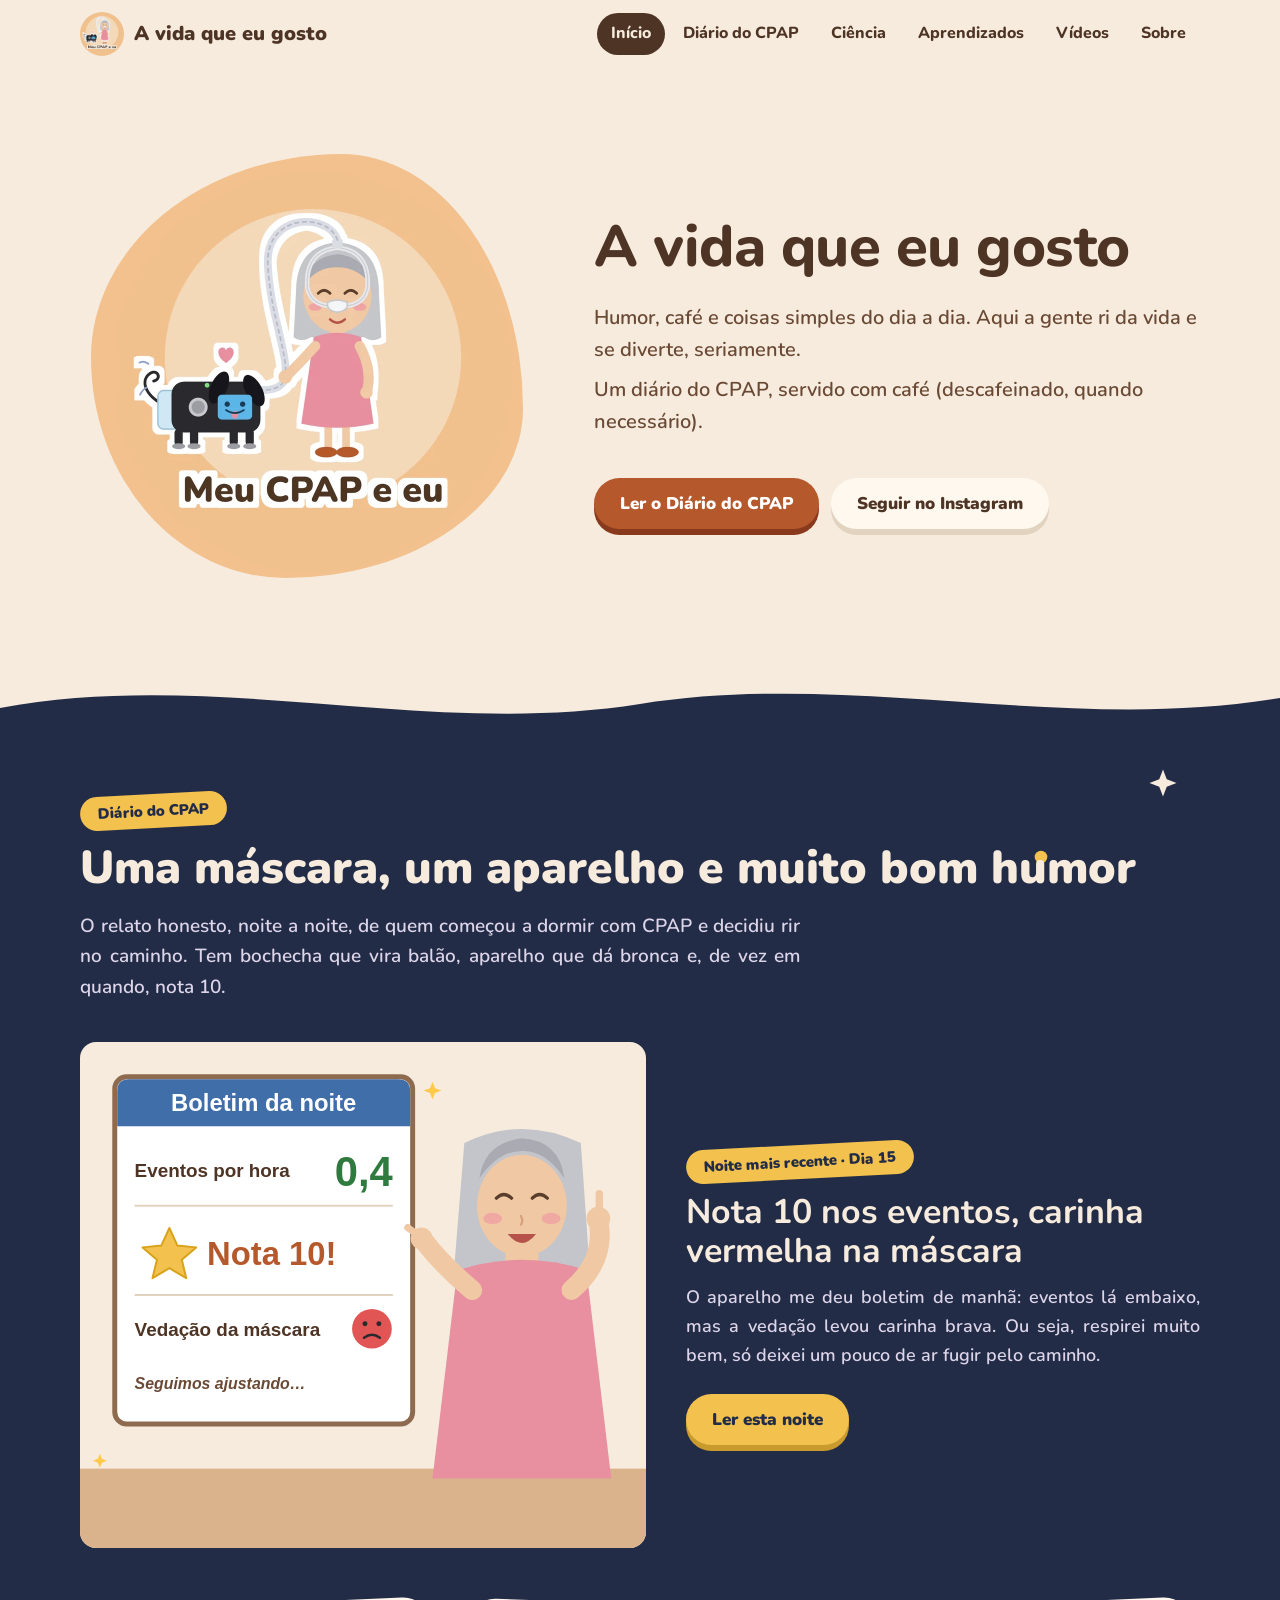
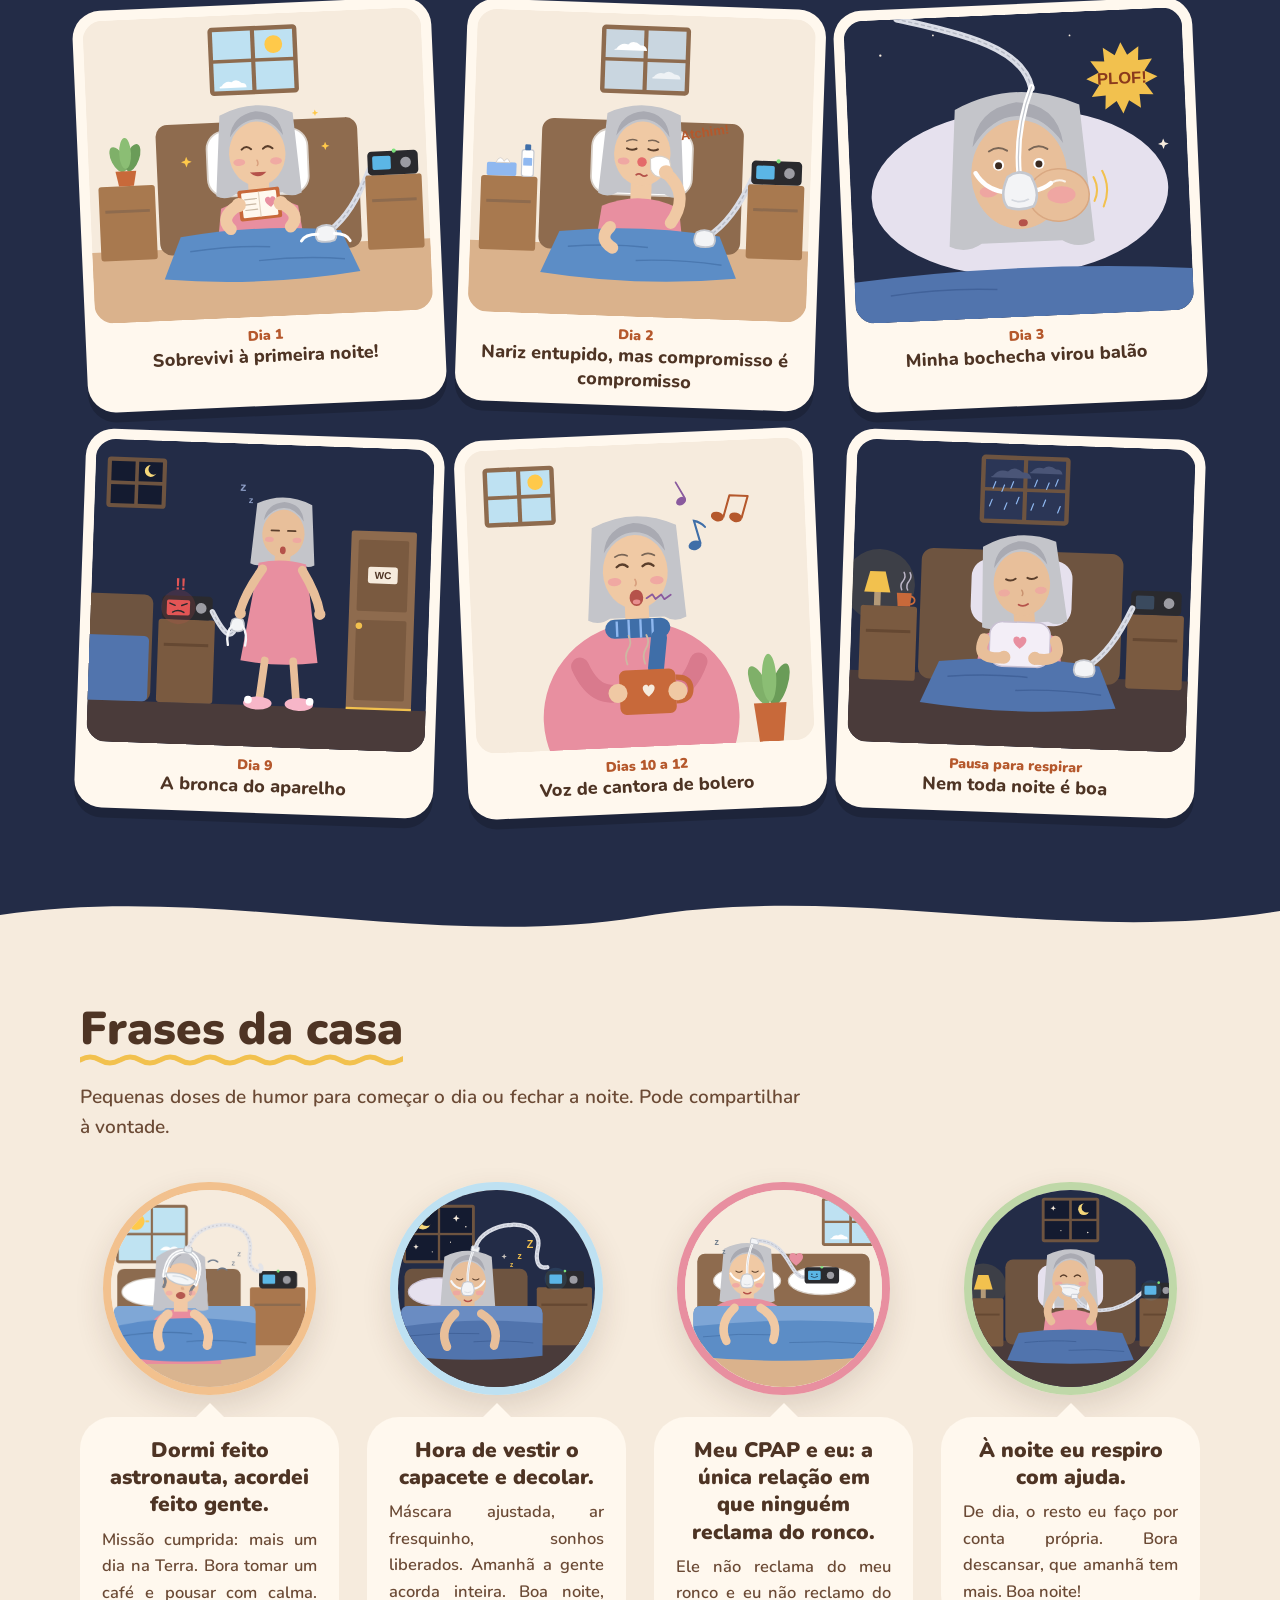
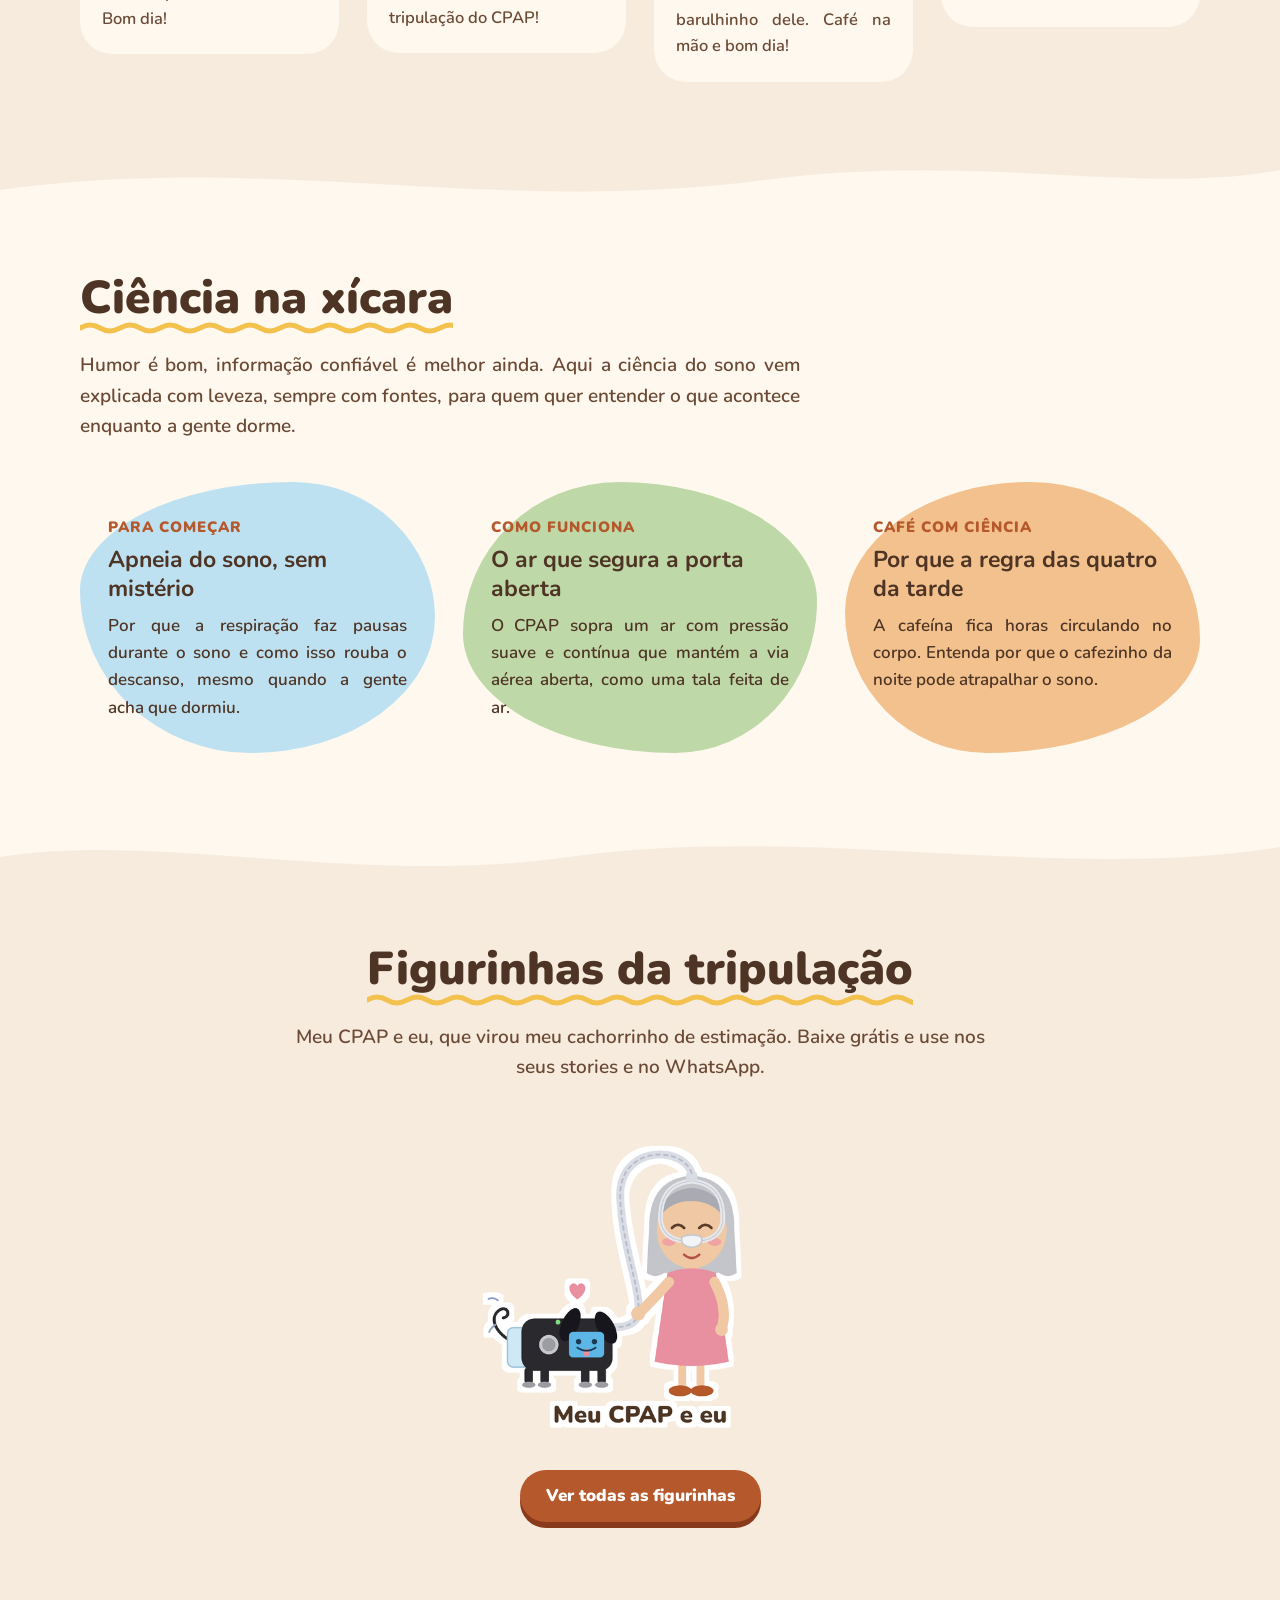
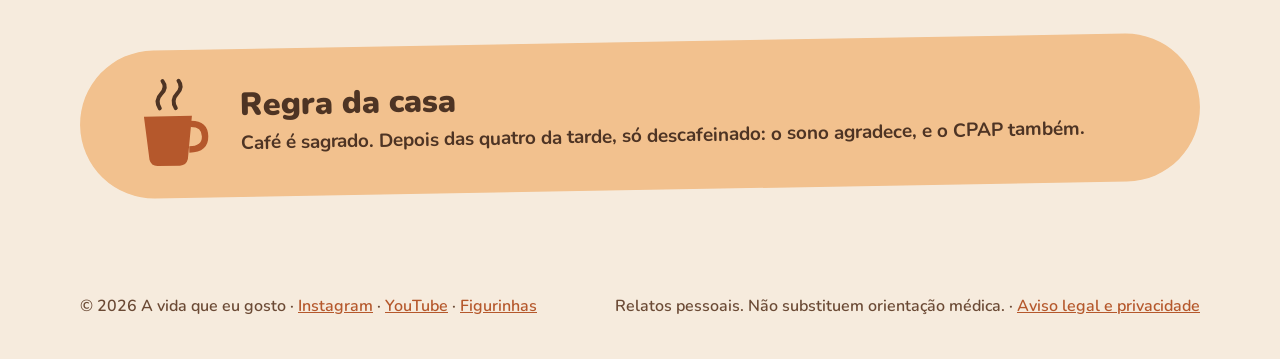
<file: index.html>
<!doctype html>
<html lang="pt-BR">
<head>
  <meta charset="utf-8">
  <meta name="viewport" content="width=device-width, initial-scale=1">
  <title>A vida que eu gosto · Diário do CPAP com humor e café</title>
  <meta name="description" content="Humor, café e coisas simples do dia a dia. Um diário bem-humorado e honesto da adaptação ao CPAP, com ciência explicada de um jeito leve.">
  <meta property="og:type" content="website">
  <meta property="og:locale" content="pt_BR">
  <meta property="og:site_name" content="A vida que eu gosto">
  <meta property="og:title" content="A vida que eu gosto · Diário do CPAP com humor e café">
  <meta property="og:description" content="Humor, café e coisas simples do dia a dia. Um diário bem-humorado e honesto da adaptação ao CPAP, com ciência explicada de um jeito leve.">
  <meta property="og:url" content="https://vidaqueeugosto.vercel.app/">
  <meta property="og:image" content="https://vidaqueeugosto.vercel.app/img/compartilhar.png">
  <meta property="og:image:width" content="1200">
  <meta property="og:image:height" content="630">
  <meta property="og:image:alt" content="Ilustração da Vera passeando com o CPAP, que virou um cachorrinho, ao lado do título A vida que eu gosto">
  <meta name="twitter:card" content="summary_large_image">
  <link rel="icon" href="img/avatar.svg" type="image/svg+xml">
  <link rel="stylesheet" href="css/style.css?v=6">
</head>
<body>

<header class="topo">
  <div class="container">
    <a class="marca" href="index.html"><img src="img/eu-e-meu-cpap-perfil.webp" alt="">A vida que eu gosto</a>
    <nav class="menu" aria-label="Menu principal">
      <a href="index.html" aria-current="page">Início</a>
      <a href="diario.html">Diário do CPAP</a>
      <a href="ciencia.html">Ciência</a>
      <a href="aprendizados.html">Aprendizados</a>
      <a href="videos.html">Vídeos</a>
      <a href="sobre.html">Sobre</a>
    </nav>
  </div>
</header>

<main>

  <section class="abertura">
    <div class="container">
      <div class="moldura">
        <img class="retrato redondo" src="img/eu-e-meu-cpap-perfil.webp" width="800" height="800" alt="Ilustração da Vera, de cabelos grisalhos e vestido rosa, passeando com o CPAP, que virou um cachorrinho, com a frase Meu CPAP e eu">
      </div>
      <div>
        <h1>A vida que eu gosto</h1>
        <p class="lema">Humor, café e coisas simples do dia a dia. Aqui a gente ri da vida e se diverte, seriamente.</p>
        <p class="cafe-nota">Um diário do CPAP, servido com café (descafeinado, quando necessário).</p>
        <div class="botoes">
          <a class="botao botao-principal" href="diario.html">Ler o Diário do CPAP</a>
          <a class="botao botao-secundario" href="https://www.instagram.com/avidaqueeugosto/" rel="noopener">Seguir no Instagram</a>
        </div>
      </div>
    </div>
  </section>

  <svg class="onda" viewBox="0 0 1440 70" preserveAspectRatio="none" aria-hidden="true"><path d="M0 40 C 240 0, 480 70, 720 36 C 960 2, 1200 66, 1440 30 L 1440 70 L 0 70 Z" fill="#232C47"></path></svg>
  <section class="secao diario" aria-labelledby="titulo-diario">
    <svg class="enfeite" style="top: 30px; right: 8%; width: 30px" viewBox="0 0 40 40" aria-hidden="true"><path d="M20 2 l5 13 13 5 -13 5 -5 13 -5 -13 -13 -5 13 -5 z" fill="#F6EBDD"></path></svg>
    <svg class="enfeite e2" style="top: 110px; right: 18%; width: 18px" viewBox="0 0 40 40" aria-hidden="true"><circle cx="20" cy="20" r="14" fill="#F2C14E"></circle></svg>
    <div class="container">
      <span class="selo">Diário do CPAP</span><br>
      <h2 id="titulo-diario">Uma máscara, um aparelho e muito bom humor</h2>
      <p class="intro">O relato honesto, noite a noite, de quem começou a dormir com CPAP e decidiu rir no caminho. Tem bochecha que vira balão, aparelho que dá bronca e, de vez em quando, nota 10.</p>

      <article class="destaque">
        <img src="img/dia15.svg" alt="Ilustração: Vera apontando, orgulhosa, para um grande boletim da noite com nota 10 e uma carinha vermelha na vedação da máscara">
        <div>
          <span class="selo">Noite mais recente · Dia 15</span>
          <h3>Nota 10 nos eventos, carinha vermelha na máscara</h3>
          <p>O aparelho me deu boletim de manhã: eventos lá embaixo, mas a vedação levou carinha brava. Ou seja, respirei muito bem, só deixei um pouco de ar fugir pelo caminho.</p>
          <a class="botao botao-principal" href="diario.html#dia-15">Ler esta noite</a>
        </div>
      </article>

      <ul class="noites">
        <li><a href="diario.html#dia-1"><img src="img/dia01.svg" alt=""><span><small>Dia 1</small>Sobrevivi à primeira noite!</span></a></li>
        <li><a href="diario.html#dia-2"><img src="img/dia02.svg" alt=""><span><small>Dia 2</small>Nariz entupido, mas compromisso é compromisso</span></a></li>
        <li><a href="diario.html#dia-3"><img src="img/dia03.svg" alt=""><span><small>Dia 3</small>Minha bochecha virou balão</span></a></li>
        <li><a href="diario.html#dia-9"><img src="img/dia09.svg" alt=""><span><small>Dia 9</small>A bronca do aparelho</span></a></li>
        <li><a href="diario.html#dias-10-a-12"><img src="img/dia10.svg" alt=""><span><small>Dias 10 a 12</small>Voz de cantora de bolero</span></a></li>
        <li><a href="diario.html#noites-dificeis"><img src="img/noites-dificeis.svg" alt=""><span><small>Pausa para respirar</small>Nem toda noite é boa</span></a></li>
      </ul>
    </div>
  </section>
  <svg class="onda" viewBox="0 0 1440 70" preserveAspectRatio="none" aria-hidden="true"><path d="M0 0 L 1440 0 L 1440 34 C 1200 70, 960 4, 720 40 C 480 74, 240 6, 0 38 Z" fill="#232C47"></path></svg>

  <section class="secao" aria-labelledby="titulo-frases">
    <div class="container">
      <h2 id="titulo-frases" class="ondinha">Frases da casa</h2>
      <p class="intro">Pequenas doses de humor para começar o dia ou fechar a noite. Pode compartilhar à vontade.</p>
      <div class="frases">
        <article class="frase">
          <img src="img/post-astronauta.png" alt="Ilustração: Vera dormindo de máscara de CPAP, com o sol entrando pela janela">
          <div class="balao">
            <h3>Dormi feito astronauta, acordei feito gente.</h3>
            <p>Missão cumprida: mais um dia na Terra. Bora tomar um café e pousar com calma. Bom dia!</p>
          </div>
        </article>
        <article class="frase">
          <img src="img/post-noite.svg" alt="Ilustração noturna: Vera dormindo sorridente com a máscara de CPAP, lua e estrelas na janela">
          <div class="balao">
            <h3>Hora de vestir o capacete e decolar.</h3>
            <p>Máscara ajustada, ar fresquinho, sonhos liberados. Amanhã a gente acorda inteira. Boa noite, tripulação do CPAP!</p>
          </div>
        </article>
        <article class="frase">
          <img src="img/post-ronco.svg" alt="Ilustração: Vera dormindo de máscara, com o aparelho de CPAP deitado no travesseiro ao lado e um coração entre os dois">
          <div class="balao">
            <h3>Meu CPAP e eu: a única relação em que ninguém reclama do ronco.</h3>
            <p>Ele não reclama do meu ronco e eu não reclamo do barulhinho dele. Café na mão e bom dia!</p>
          </div>
        </article>
        <article class="frase">
          <img src="img/post-respiro.svg" alt="Ilustração noturna: Vera sentada na cama, sorrindo, colocando a máscara do CPAP">
          <div class="balao">
            <h3>À noite eu respiro com ajuda.</h3>
            <p>De dia, o resto eu faço por conta própria. Bora descansar, que amanhã tem mais. Boa noite!</p>
          </div>
        </article>
      </div>
    </div>
  </section>

  <svg class="onda" viewBox="0 0 1440 70" preserveAspectRatio="none" aria-hidden="true"><path d="M0 44 C 300 6, 560 70, 860 34 C 1100 6, 1280 50, 1440 24 L 1440 70 L 0 70 Z" fill="#FFF8EE"></path></svg>
  <section class="secao ciencia" aria-labelledby="titulo-ciencia">
    <div class="container">
      <h2 id="titulo-ciencia" class="ondinha">Ciência na xícara</h2>
      <p class="intro">Humor é bom, informação confiável é melhor ainda. Aqui a ciência do sono vem explicada com leveza, sempre com fontes, para quem quer entender o que acontece enquanto a gente dorme.</p>
      <div class="cientifico">
        <a class="bolha" href="ciencia.html#apneia">
          <span class="icone">Para começar</span>
          <h3>Apneia do sono, sem mistério</h3>
          <p>Por que a respiração faz pausas durante o sono e como isso rouba o descanso, mesmo quando a gente acha que dormiu.</p>
        </a>
        <a class="bolha" href="ciencia.html#cpap">
          <span class="icone">Como funciona</span>
          <h3>O ar que segura a porta aberta</h3>
          <p>O CPAP sopra um ar com pressão suave e contínua que mantém a via aérea aberta, como uma tala feita de ar.</p>
        </a>
        <a class="bolha" href="ciencia.html#cafe">
          <span class="icone">Café com ciência</span>
          <h3>Por que a regra das quatro da tarde</h3>
          <p>A cafeína fica horas circulando no corpo. Entenda por que o cafezinho da noite pode atrapalhar o sono.</p>
        </a>
      </div>
    </div>
  </section>
  <svg class="onda" viewBox="0 0 1440 70" preserveAspectRatio="none" aria-hidden="true"><path d="M0 0 L 1440 0 L 1440 30 C 1200 66, 900 6, 640 40 C 400 70, 180 14, 0 40 Z" fill="#FFF8EE"></path></svg>

  <section class="secao" aria-labelledby="titulo-figurinhas">
    <div class="container" style="text-align: center">
      <h2 id="titulo-figurinhas" class="ondinha">Figurinhas da tripulação</h2>
      <p class="intro" style="margin-inline: auto; text-align: center">Meu CPAP e eu, que virou meu cachorrinho de estimação. Baixe grátis e use nos seus stories e no WhatsApp.</p>
      <img src="figurinhas/01-eu-e-meu-cpap.png" alt="Figurinha: Vera passeando com o CPAP, que virou um cachorrinho" width="320" height="320" style="margin: 0 auto 28px; width: 320px">
      <a class="botao botao-principal" href="figurinhas.html">Ver todas as figurinhas</a>
    </div>
  </section>

  <section class="secao regra" aria-labelledby="titulo-regra">
    <div class="container">
      <div class="caixa">
        <svg viewBox="0 0 120 120" aria-hidden="true">
          <path d="M30 50 L90 50 L84 104 Q82 112 74 112 L46 112 Q38 112 36 104 Z" fill="#B5582C"></path>
          <path d="M88 60 Q106 60 106 76 Q106 92 86 92" fill="none" stroke="#B5582C" stroke-width="8"></path>
          <path d="M50 40 Q44 30 52 22 Q60 14 54 6" fill="none" stroke="#4E3424" stroke-width="5" stroke-linecap="round"></path>
          <path d="M70 40 Q64 30 72 22 Q80 14 74 6" fill="none" stroke="#4E3424" stroke-width="5" stroke-linecap="round"></path>
        </svg>
        <div>
          <h2 id="titulo-regra">Regra da casa</h2>
          <p>Café é sagrado. Depois das quatro da tarde, só descafeinado: o sono agradece, e o CPAP também.</p>
        </div>
      </div>
    </div>
  </section>

</main>

<footer class="rodape">
  <div class="container">
    <p>© 2026 A vida que eu gosto · <a href="https://www.instagram.com/avidaqueeugosto/" rel="noopener">Instagram</a> · <a href="https://www.youtube.com/@avidaqueeugostocpap" rel="noopener">YouTube</a> · <a href="figurinhas.html">Figurinhas</a></p>
    <p>Relatos pessoais. Não substituem orientação médica. · <a href="aviso.html">Aviso legal e privacidade</a></p>
  </div>
</footer>

</body>
</html>
</file>
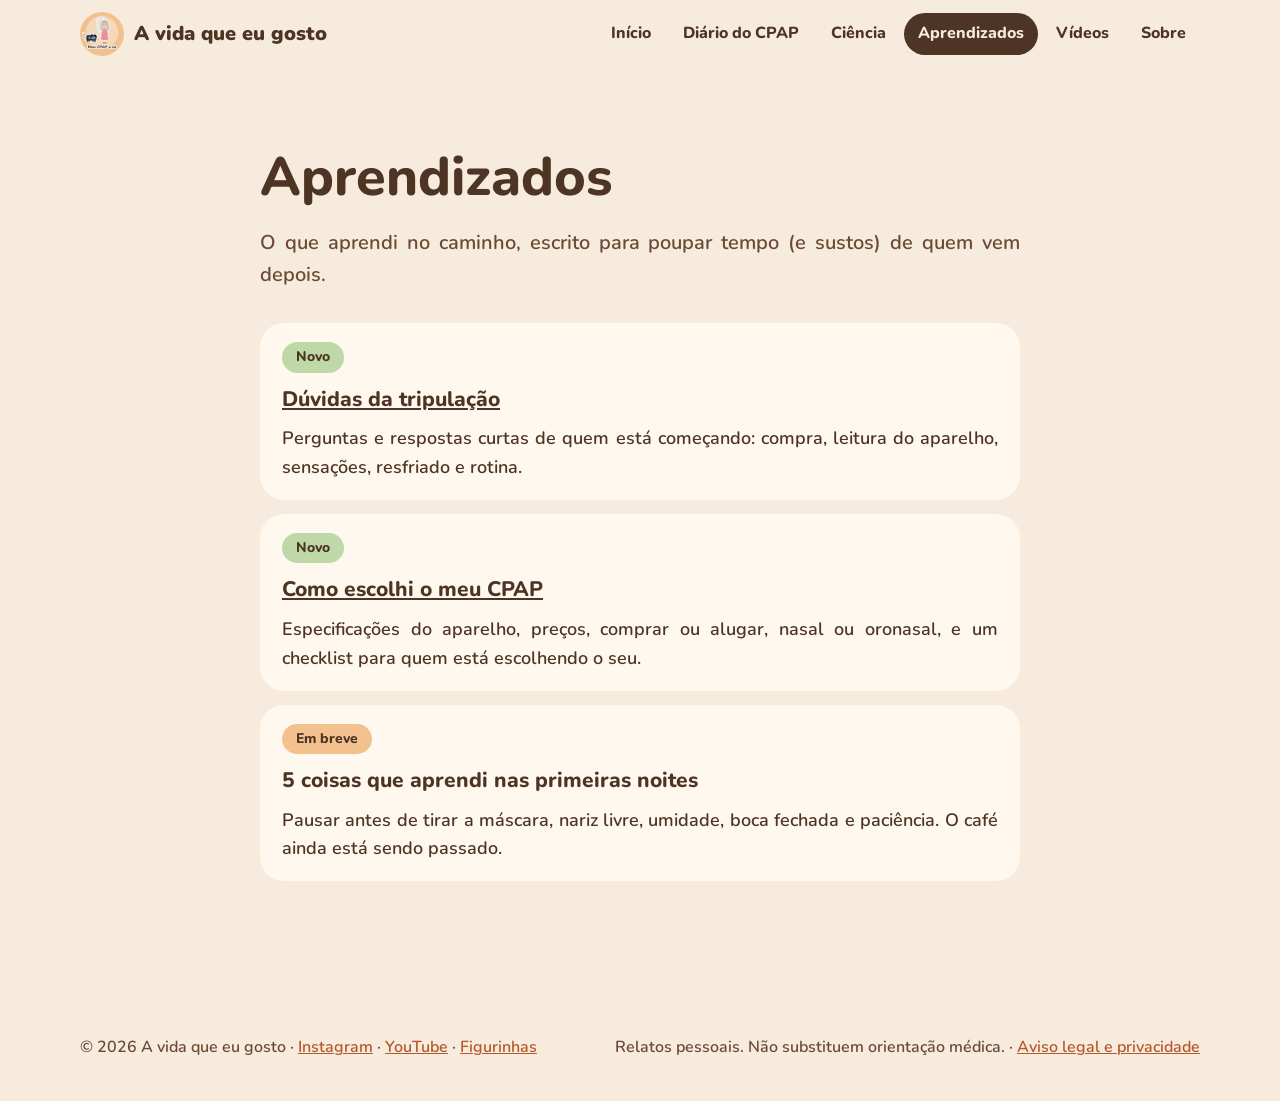
<file: aprendizados.html>
<!doctype html>
<html lang="pt-BR">
<head>
  <meta charset="utf-8">
  <meta name="viewport" content="width=device-width, initial-scale=1">
  <title>Aprendizados · A vida que eu gosto</title>
  <meta name="description" content="Aprendizados de uma usuária de CPAP: como escolher o aparelho e a máscara, e dicas das primeiras noites.">
  <meta property="og:type" content="website">
  <meta property="og:locale" content="pt_BR">
  <meta property="og:site_name" content="A vida que eu gosto">
  <meta property="og:title" content="Aprendizados · A vida que eu gosto">
  <meta property="og:description" content="Aprendizados de uma usuária de CPAP: como escolher o aparelho e a máscara, e dicas das primeiras noites.">
  <meta property="og:url" content="https://vidaqueeugosto.vercel.app/aprendizados.html">
  <meta property="og:image" content="https://vidaqueeugosto.vercel.app/img/compartilhar.png">
  <meta property="og:image:width" content="1200">
  <meta property="og:image:height" content="630">
  <meta property="og:image:alt" content="Ilustração da Vera passeando com o CPAP, que virou um cachorrinho, ao lado do título A vida que eu gosto">
  <meta name="twitter:card" content="summary_large_image">
  <link rel="icon" href="img/avatar.svg" type="image/svg+xml">
  <link rel="stylesheet" href="css/style.css?v=6">
</head>
<body>

<header class="topo">
  <div class="container">
    <a class="marca" href="index.html"><img src="img/eu-e-meu-cpap-perfil.webp" alt="">A vida que eu gosto</a>
    <nav class="menu" aria-label="Menu principal">
      <a href="index.html" >Início</a>
      <a href="diario.html">Diário do CPAP</a>
      <a href="ciencia.html">Ciência</a>
      <a href="aprendizados.html" aria-current="page">Aprendizados</a>
      <a href="videos.html">Vídeos</a>
      <a href="sobre.html">Sobre</a>
    </nav>
  </div>
</header>

<main>
  <section class="leitura">
    <div class="container">
      <h1>Aprendizados</h1>
      <p class="abre">O que aprendi no caminho, escrito para poupar tempo (e sustos) de quem vem depois.</p>
      <ul class="indicacoes">
        <li>
          <span class="forca forte">Novo</span>
          <h3><a href="duvidas.html">Dúvidas da tripulação</a></h3>
          <p>Perguntas e respostas curtas de quem está começando: compra, leitura do aparelho, sensações, resfriado e rotina.</p>
        </li>
        <li>
          <span class="forca forte">Novo</span>
          <h3><a href="escolha.html">Como escolhi o meu CPAP</a></h3>
          <p>Especificações do aparelho, preços, comprar ou alugar, nasal ou oronasal, e um checklist para quem está escolhendo o seu.</p>
        </li>
        <li>
          <span class="forca investigacao">Em breve</span>
          <h3>5 coisas que aprendi nas primeiras noites</h3>
          <p>Pausar antes de tirar a máscara, nariz livre, umidade, boca fechada e paciência. O café ainda está sendo passado.</p>
        </li>
      </ul>
    </div>
  </section>
</main>

<footer class="rodape">
  <div class="container">
    <p>© 2026 A vida que eu gosto · <a href="https://www.instagram.com/avidaqueeugosto/" rel="noopener">Instagram</a> · <a href="https://www.youtube.com/@avidaqueeugostocpap" rel="noopener">YouTube</a> · <a href="figurinhas.html">Figurinhas</a></p>
    <p>Relatos pessoais. Não substituem orientação médica. · <a href="aviso.html">Aviso legal e privacidade</a></p>
  </div>
</footer>

</body>
</html>
</file>
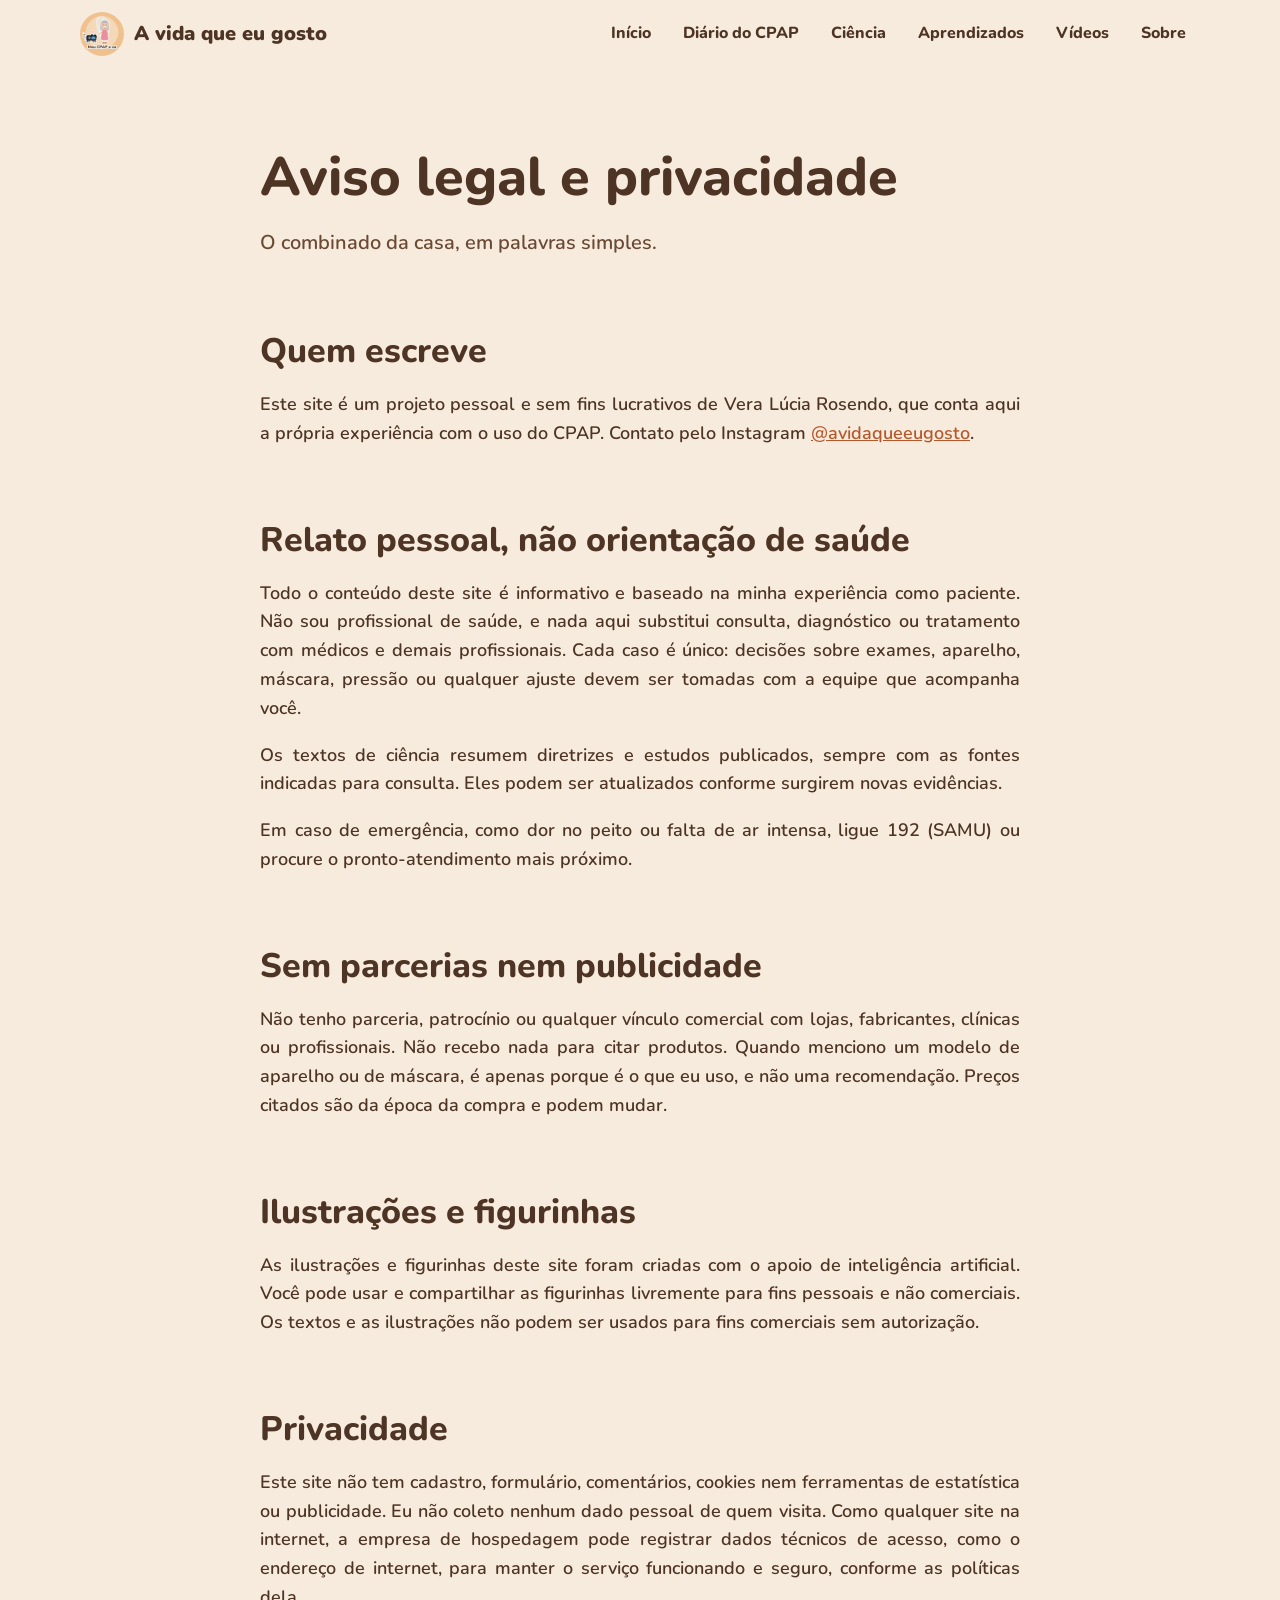
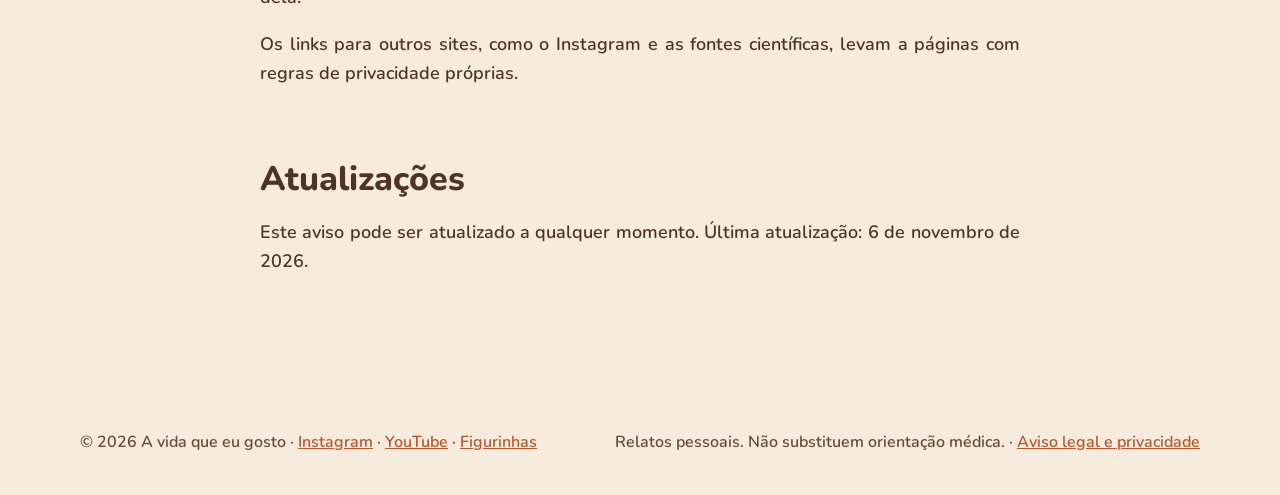
<file: aviso.html>
<!doctype html>
<html lang="pt-BR">
<head>
  <meta charset="utf-8">
  <meta name="viewport" content="width=device-width, initial-scale=1">
  <title>Aviso legal e privacidade · A vida que eu gosto</title>
  <meta name="description" content="Aviso legal e política de privacidade do site A vida que eu gosto: relato pessoal, sem parcerias e sem coleta de dados.">
  <meta property="og:type" content="website">
  <meta property="og:locale" content="pt_BR">
  <meta property="og:site_name" content="A vida que eu gosto">
  <meta property="og:title" content="Aviso legal e privacidade · A vida que eu gosto">
  <meta property="og:description" content="Aviso legal e política de privacidade do site A vida que eu gosto: relato pessoal, sem parcerias e sem coleta de dados.">
  <meta property="og:url" content="https://vidaqueeugosto.vercel.app/aviso.html">
  <meta property="og:image" content="https://vidaqueeugosto.vercel.app/img/compartilhar.png">
  <meta property="og:image:width" content="1200">
  <meta property="og:image:height" content="630">
  <meta property="og:image:alt" content="Ilustração da Vera passeando com o CPAP, que virou um cachorrinho, ao lado do título A vida que eu gosto">
  <meta name="twitter:card" content="summary_large_image">
  <link rel="icon" href="img/avatar.svg" type="image/svg+xml">
  <link rel="stylesheet" href="css/style.css?v=6">
</head>
<body>

<header class="topo">
  <div class="container">
    <a class="marca" href="index.html"><img src="img/eu-e-meu-cpap-perfil.webp" alt="">A vida que eu gosto</a>
    <nav class="menu" aria-label="Menu principal">
      <a href="index.html" >Início</a>
      <a href="diario.html">Diário do CPAP</a>
      <a href="ciencia.html">Ciência</a>
      <a href="aprendizados.html">Aprendizados</a>
      <a href="videos.html">Vídeos</a>
      <a href="sobre.html">Sobre</a>
    </nav>
  </div>
</header>

<main>
  <article class="leitura">
    <div class="container">
      <h1>Aviso legal e privacidade</h1>
      <p class="abre">O combinado da casa, em palavras simples.</p>

      <h2>Quem escreve</h2>
      <p>Este site é um projeto pessoal e sem fins lucrativos de Vera Lúcia Rosendo, que conta aqui a própria experiência com o uso do CPAP. Contato pelo Instagram <a href="https://www.instagram.com/avidaqueeugosto/" rel="noopener">@avidaqueeugosto</a>.</p>

      <h2>Relato pessoal, não orientação de saúde</h2>
      <p>Todo o conteúdo deste site é informativo e baseado na minha experiência como paciente. Não sou profissional de saúde, e nada aqui substitui consulta, diagnóstico ou tratamento com médicos e demais profissionais. Cada caso é único: decisões sobre exames, aparelho, máscara, pressão ou qualquer ajuste devem ser tomadas com a equipe que acompanha você.</p>
      <p>Os textos de ciência resumem diretrizes e estudos publicados, sempre com as fontes indicadas para consulta. Eles podem ser atualizados conforme surgirem novas evidências.</p>
      <p>Em caso de emergência, como dor no peito ou falta de ar intensa, ligue 192 (SAMU) ou procure o pronto-atendimento mais próximo.</p>

      <h2>Sem parcerias nem publicidade</h2>
      <p>Não tenho parceria, patrocínio ou qualquer vínculo comercial com lojas, fabricantes, clínicas ou profissionais. Não recebo nada para citar produtos. Quando menciono um modelo de aparelho ou de máscara, é apenas porque é o que eu uso, e não uma recomendação. Preços citados são da época da compra e podem mudar.</p>

      <h2>Ilustrações e figurinhas</h2>
      <p>As ilustrações e figurinhas deste site foram criadas com o apoio de inteligência artificial. Você pode usar e compartilhar as figurinhas livremente para fins pessoais e não comerciais. Os textos e as ilustrações não podem ser usados para fins comerciais sem autorização.</p>

      <h2>Privacidade</h2>
      <p>Este site não tem cadastro, formulário, comentários, cookies nem ferramentas de estatística ou publicidade. Eu não coleto nenhum dado pessoal de quem visita. Como qualquer site na internet, a empresa de hospedagem pode registrar dados técnicos de acesso, como o endereço de internet, para manter o serviço funcionando e seguro, conforme as políticas dela.</p>
      <p>Os links para outros sites, como o Instagram e as fontes científicas, levam a páginas com regras de privacidade próprias.</p>

      <h2>Atualizações</h2>
      <p>Este aviso pode ser atualizado a qualquer momento. Última atualização: 6 de novembro de 2026.</p>
    </div>
  </article>
</main>

<footer class="rodape">
  <div class="container">
    <p>© 2026 A vida que eu gosto · <a href="https://www.instagram.com/avidaqueeugosto/" rel="noopener">Instagram</a> · <a href="https://www.youtube.com/@avidaqueeugostocpap" rel="noopener">YouTube</a> · <a href="figurinhas.html">Figurinhas</a></p>
    <p>Relatos pessoais. Não substituem orientação médica. · <a href="aviso.html">Aviso legal e privacidade</a></p>
  </div>
</footer>

</body>
</html>
</file>
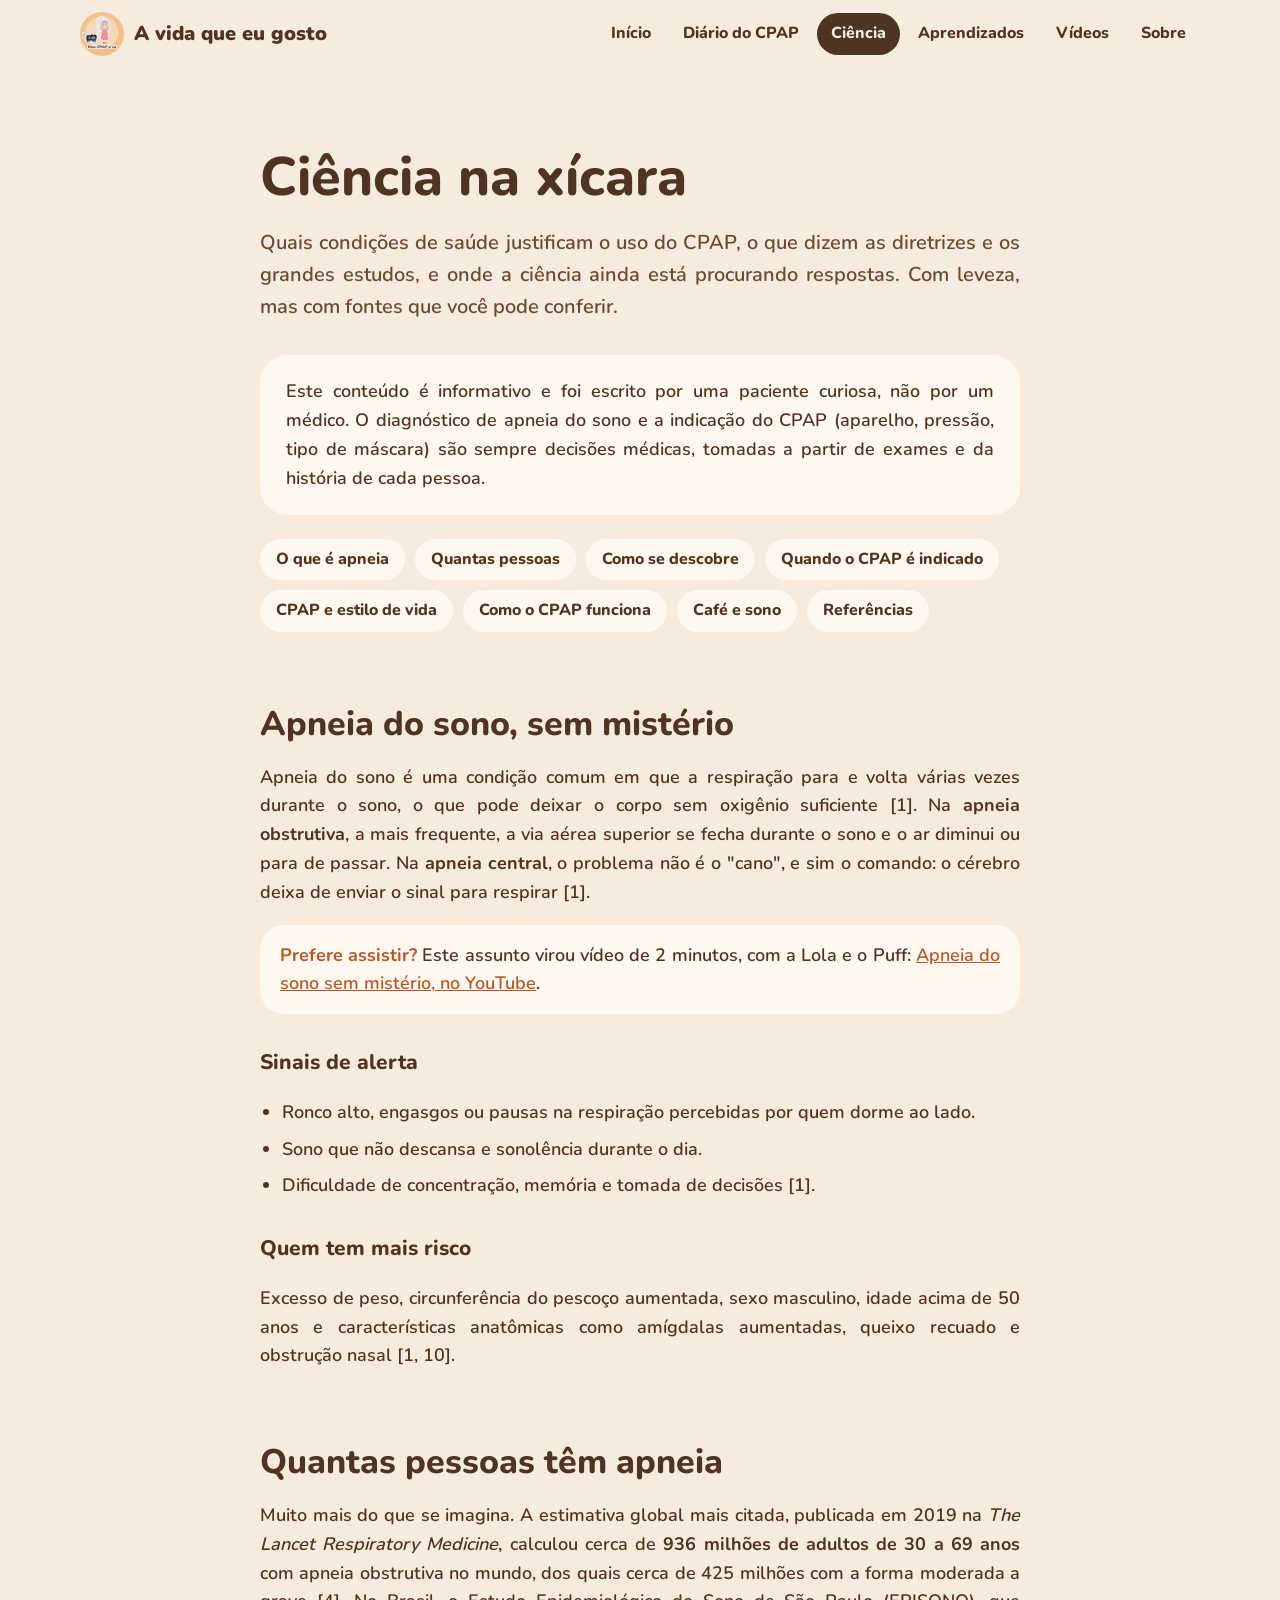
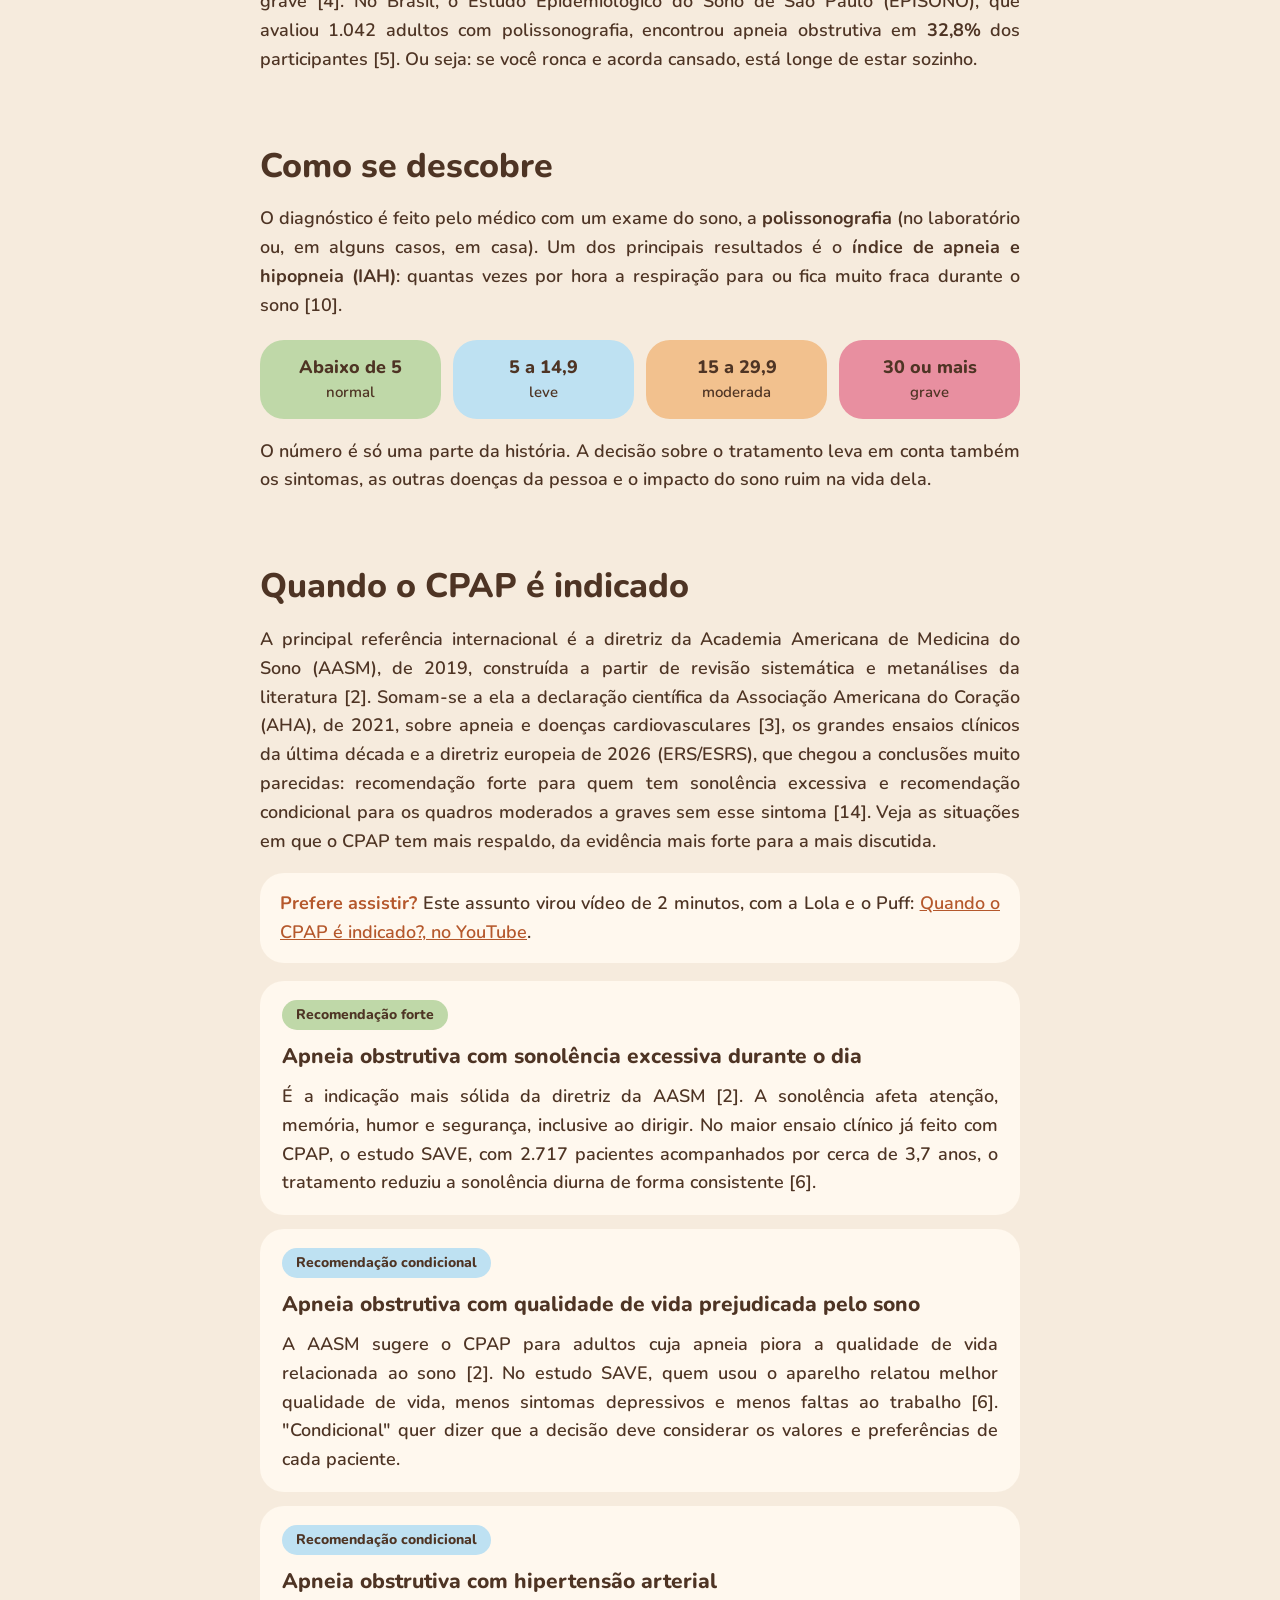
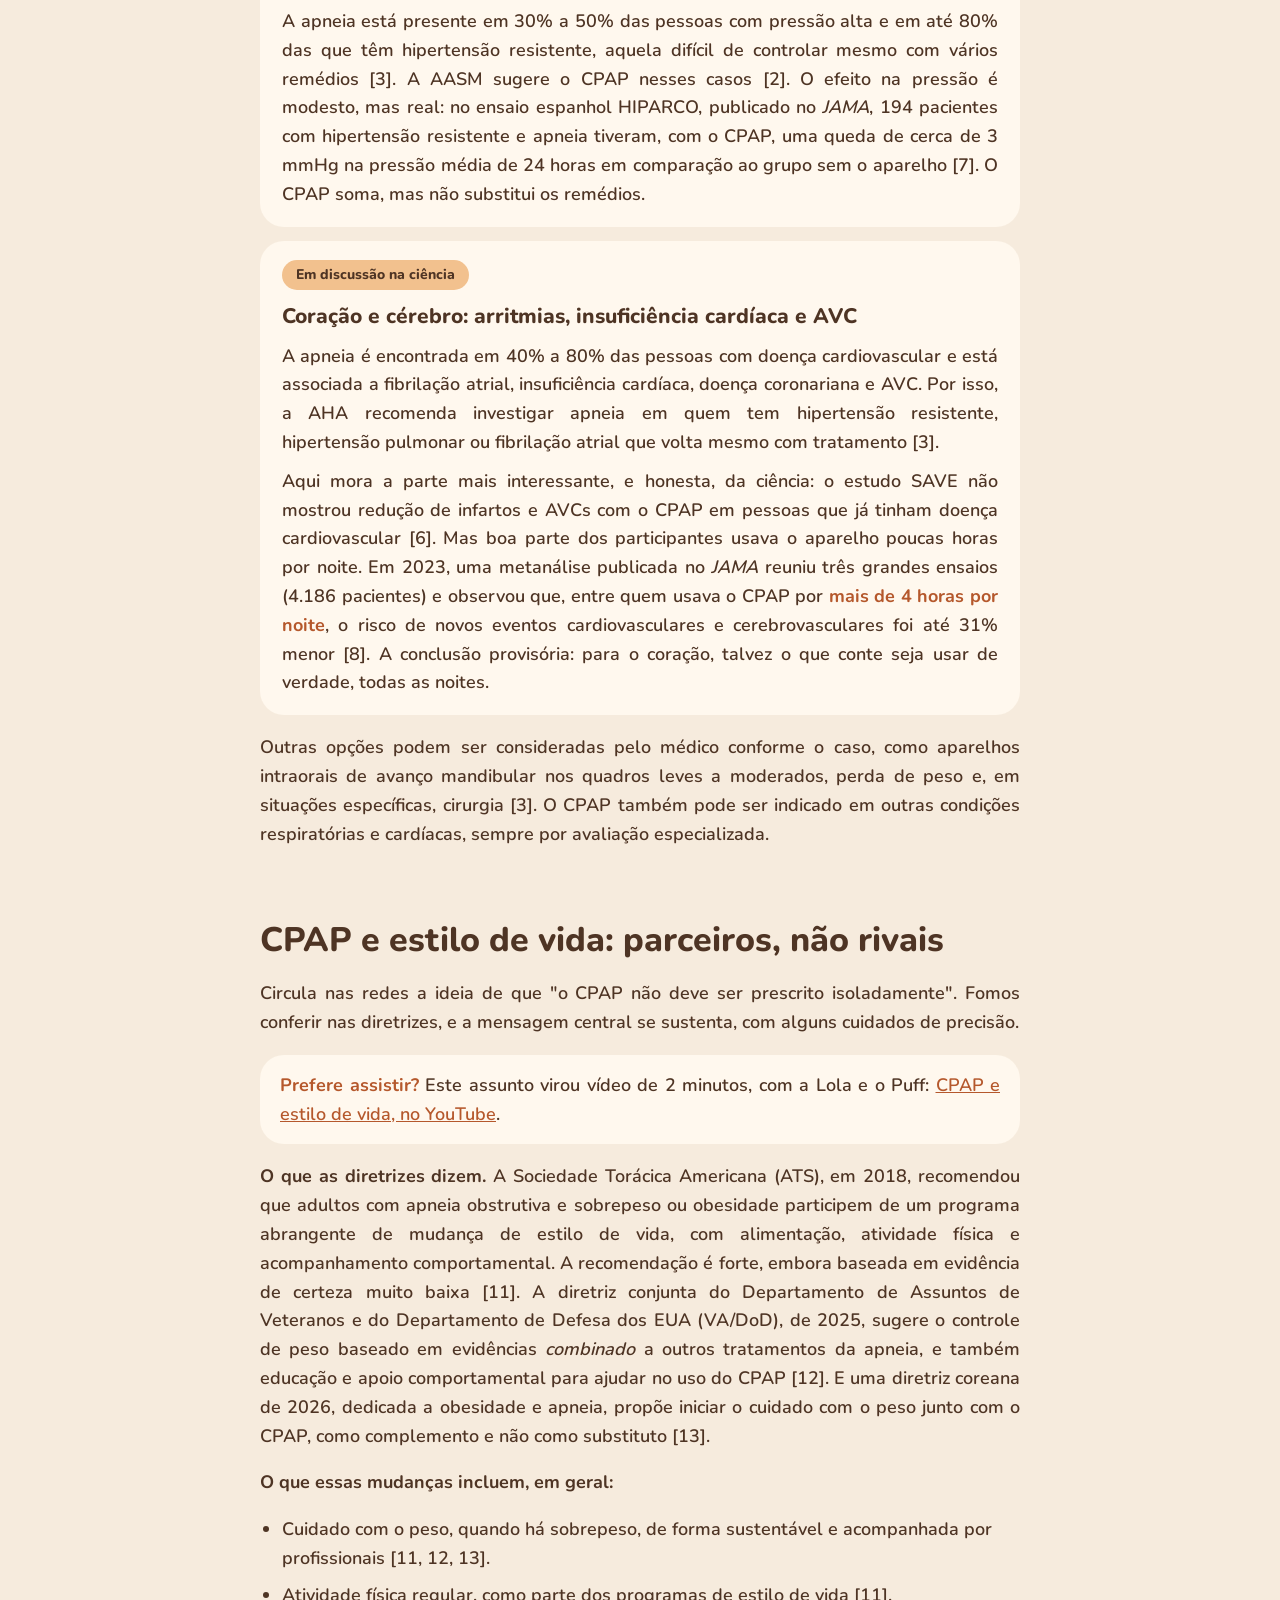
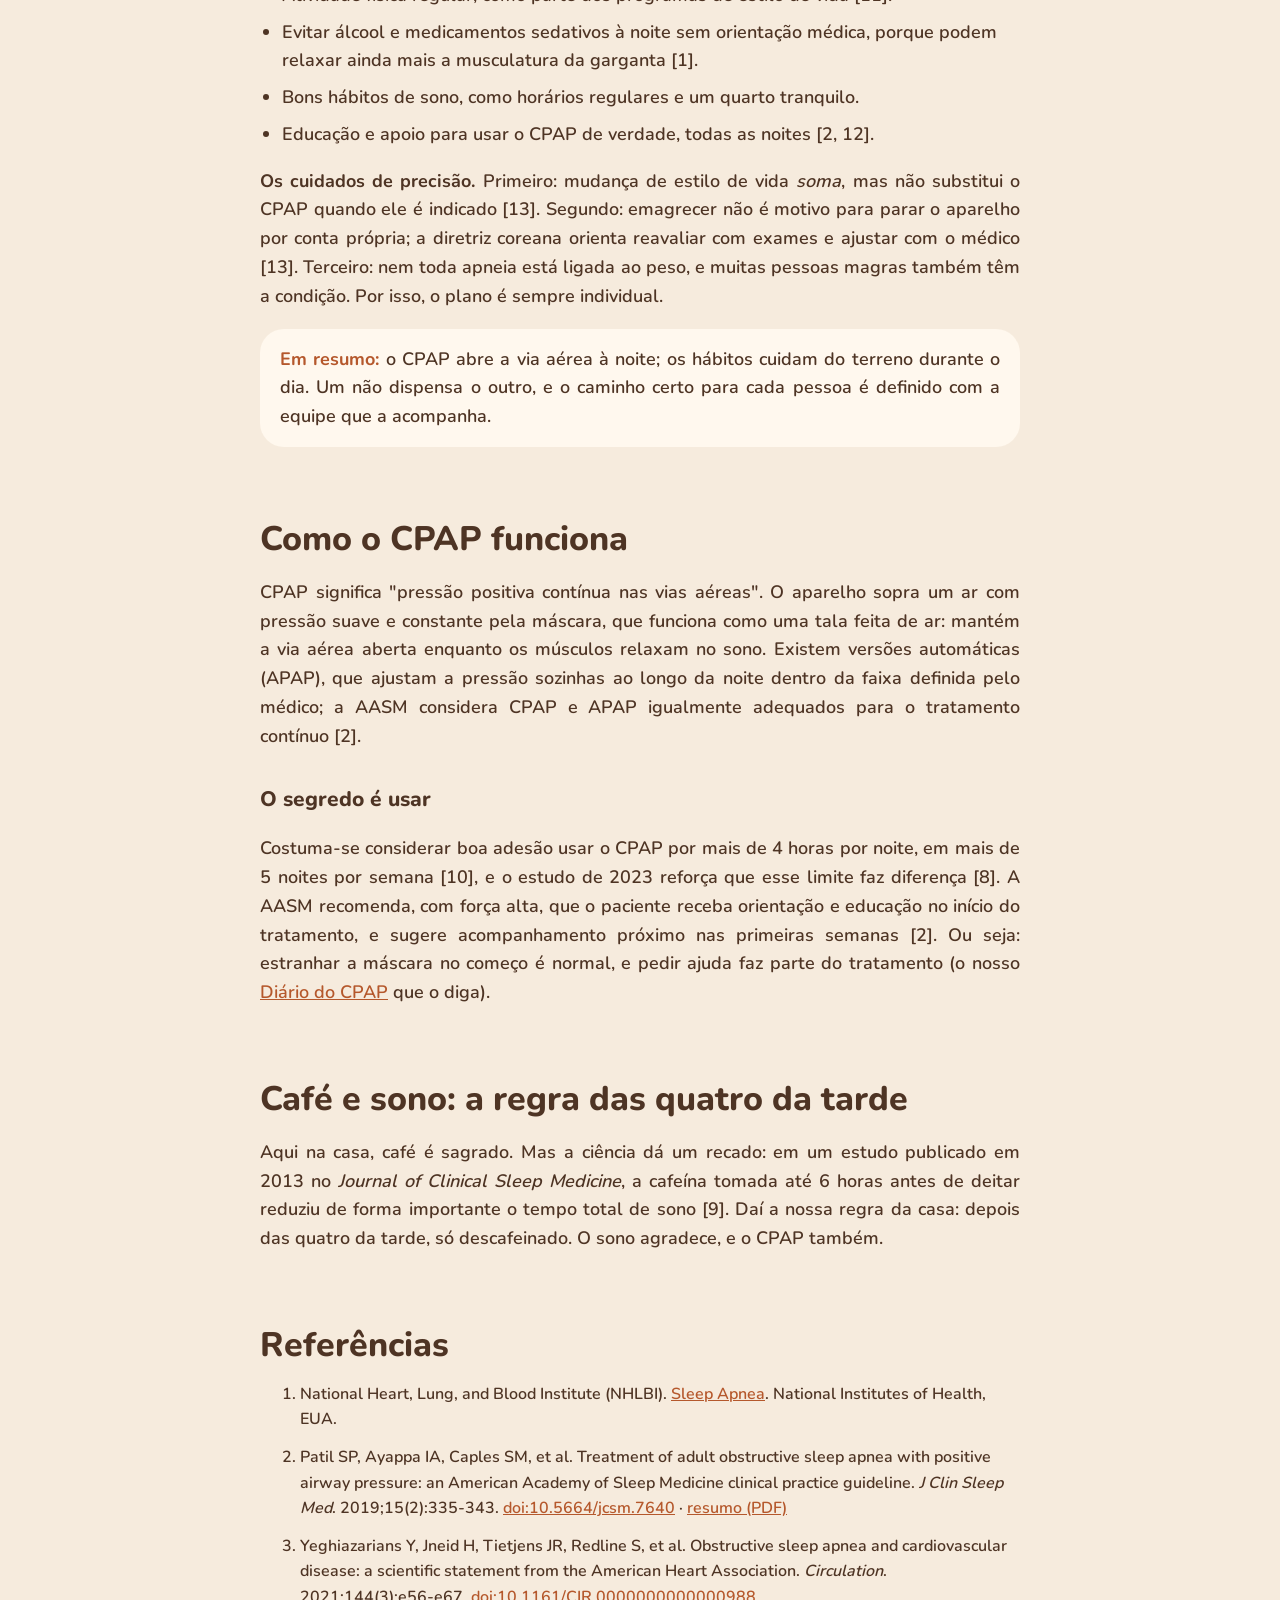
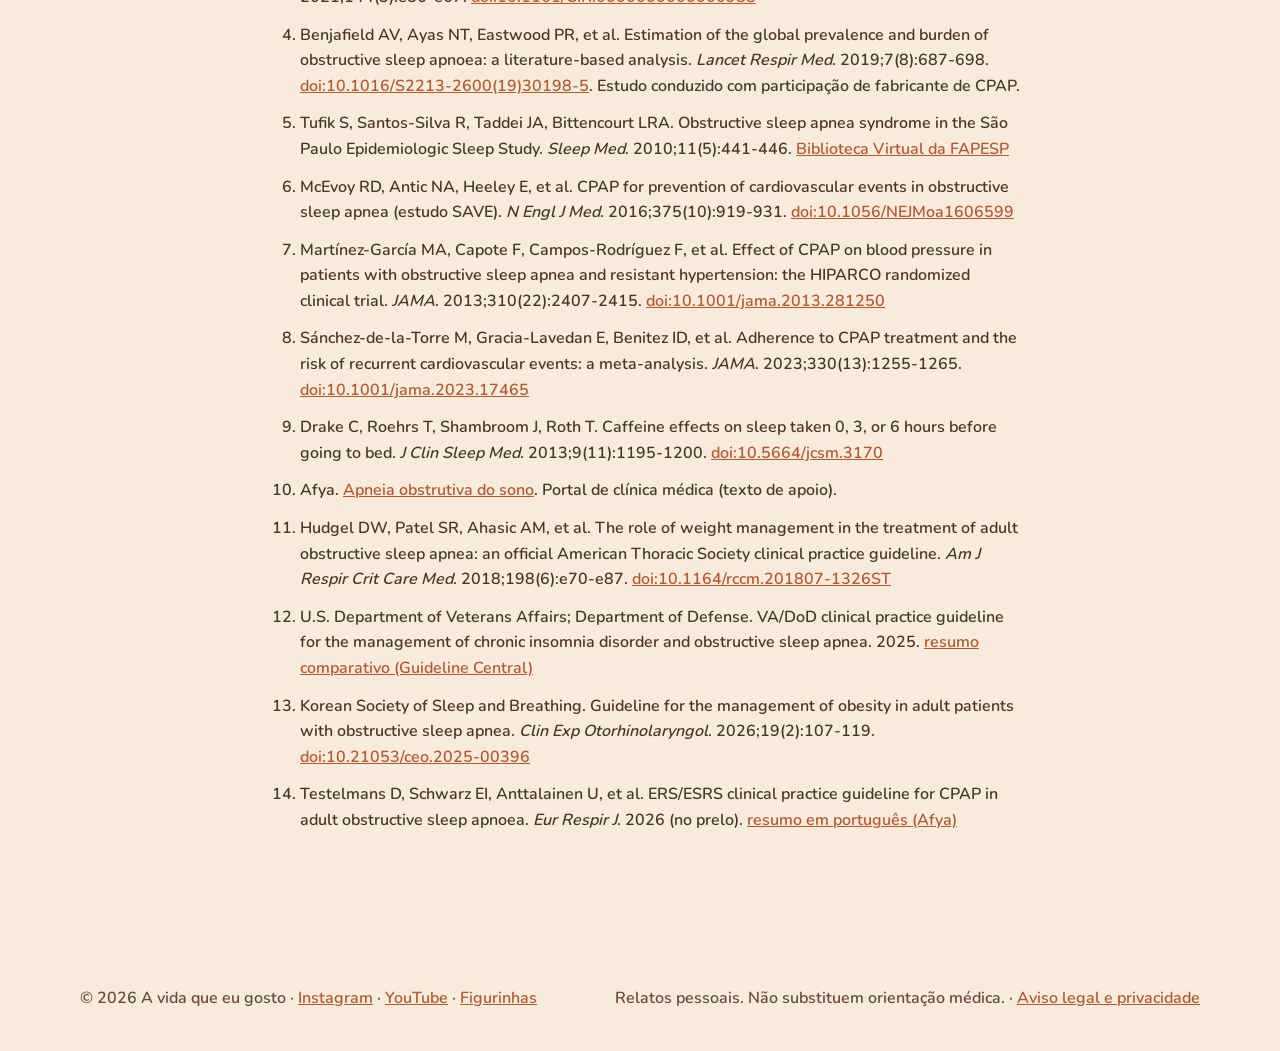
<file: ciencia.html>
<!doctype html>
<html lang="pt-BR">
<head>
  <meta charset="utf-8">
  <meta name="viewport" content="width=device-width, initial-scale=1">
  <title>Ciência · A vida que eu gosto</title>
  <meta name="description" content="Apneia obstrutiva do sono e CPAP explicados com leveza e fontes confiáveis: o que é, como se diagnostica, quando o CPAP é indicado e por que tratar.">
  <meta property="og:type" content="website">
  <meta property="og:locale" content="pt_BR">
  <meta property="og:site_name" content="A vida que eu gosto">
  <meta property="og:title" content="Ciência · A vida que eu gosto">
  <meta property="og:description" content="Apneia obstrutiva do sono e CPAP explicados com leveza e fontes confiáveis: o que é, como se diagnostica, quando o CPAP é indicado e por que tratar.">
  <meta property="og:url" content="https://vidaqueeugosto.vercel.app/ciencia.html">
  <meta property="og:image" content="https://vidaqueeugosto.vercel.app/img/compartilhar.png">
  <meta property="og:image:width" content="1200">
  <meta property="og:image:height" content="630">
  <meta property="og:image:alt" content="Ilustração da Vera passeando com o CPAP, que virou um cachorrinho, ao lado do título A vida que eu gosto">
  <meta name="twitter:card" content="summary_large_image">
  <link rel="icon" href="img/avatar.svg" type="image/svg+xml">
  <link rel="stylesheet" href="css/style.css?v=6">
</head>
<body>

<header class="topo">
  <div class="container">
    <a class="marca" href="index.html"><img src="img/eu-e-meu-cpap-perfil.webp" alt="">A vida que eu gosto</a>
    <nav class="menu" aria-label="Menu principal">
      <a href="index.html" >Início</a>
      <a href="diario.html">Diário do CPAP</a>
      <a href="ciencia.html" aria-current="page">Ciência</a>
      <a href="aprendizados.html">Aprendizados</a>
      <a href="videos.html">Vídeos</a>
      <a href="sobre.html">Sobre</a>
    </nav>
  </div>
</header>

<main>
  <article class="leitura">
    <div class="container">
      <h1>Ciência na xícara</h1>
      <p class="abre">Quais condições de saúde justificam o uso do CPAP, o que dizem as diretrizes e os grandes estudos, e onde a ciência ainda está procurando respostas. Com leveza, mas com fontes que você pode conferir.</p>

      <div class="aviso">
        <p>Este conteúdo é informativo e foi escrito por uma paciente curiosa, não por um médico. O diagnóstico de apneia do sono e a indicação do CPAP (aparelho, pressão, tipo de máscara) são sempre decisões médicas, tomadas a partir de exames e da história de cada pessoa.</p>
      </div>

      <nav class="sumario" aria-label="Nesta página">
        <a href="#apneia">O que é apneia</a>
        <a href="#quantos">Quantas pessoas</a>
        <a href="#diagnostico">Como se descobre</a>
        <a href="#indicacoes">Quando o CPAP é indicado</a>
        <a href="#estilo-de-vida">CPAP e estilo de vida</a>
        <a href="#cpap">Como o CPAP funciona</a>
        <a href="#cafe">Café e sono</a>
        <a href="#referencias">Referências</a>
      </nav>

      <h2 id="apneia">Apneia do sono, sem mistério</h2>
      <p>Apneia do sono é uma condição comum em que a respiração para e volta várias vezes durante o sono, o que pode deixar o corpo sem oxigênio suficiente [1]. Na <strong>apneia obstrutiva</strong>, a mais frequente, a via aérea superior se fecha durante o sono e o ar diminui ou para de passar. Na <strong>apneia central</strong>, o problema não é o "cano", e sim o comando: o cérebro deixa de enviar o sinal para respirar [1].</p>
        <p class="licao"><strong>Prefere assistir?</strong> Este assunto virou vídeo de 2 minutos, com a Lola e o Puff: <a href="https://www.youtube.com/watch?v=ZxUa_YAVLrw" rel="noopener">Apneia do sono sem mistério, no YouTube</a>.</p>
      <h3>Sinais de alerta</h3>
      <ul>
        <li>Ronco alto, engasgos ou pausas na respiração percebidas por quem dorme ao lado.</li>
        <li>Sono que não descansa e sonolência durante o dia.</li>
        <li>Dificuldade de concentração, memória e tomada de decisões [1].</li>
      </ul>
      <h3>Quem tem mais risco</h3>
      <p>Excesso de peso, circunferência do pescoço aumentada, sexo masculino, idade acima de 50 anos e características anatômicas como amígdalas aumentadas, queixo recuado e obstrução nasal [1, 10].</p>

      <h2 id="quantos">Quantas pessoas têm apneia</h2>
      <p>Muito mais do que se imagina. A estimativa global mais citada, publicada em 2019 na <em>The Lancet Respiratory Medicine</em>, calculou cerca de <strong>936 milhões de adultos de 30 a 69 anos</strong> com apneia obstrutiva no mundo, dos quais cerca de 425 milhões com a forma moderada a grave [4]. No Brasil, o Estudo Epidemiológico do Sono de São Paulo (EPISONO), que avaliou 1.042 adultos com polissonografia, encontrou apneia obstrutiva em <strong>32,8%</strong> dos participantes [5]. Ou seja: se você ronca e acorda cansado, está longe de estar sozinho.</p>

      <h2 id="diagnostico">Como se descobre</h2>
      <p>O diagnóstico é feito pelo médico com um exame do sono, a <strong>polissonografia</strong> (no laboratório ou, em alguns casos, em casa). Um dos principais resultados é o <strong>índice de apneia e hipopneia (IAH)</strong>: quantas vezes por hora a respiração para ou fica muito fraca durante o sono [10].</p>
      <div class="escala" role="list">
        <div class="n0" role="listitem">Abaixo de 5<small>normal</small></div>
        <div class="n1" role="listitem">5 a 14,9<small>leve</small></div>
        <div class="n2" role="listitem">15 a 29,9<small>moderada</small></div>
        <div class="n3" role="listitem">30 ou mais<small>grave</small></div>
      </div>
      <p>O número é só uma parte da história. A decisão sobre o tratamento leva em conta também os sintomas, as outras doenças da pessoa e o impacto do sono ruim na vida dela.</p>

      <h2 id="indicacoes">Quando o CPAP é indicado</h2>
      <p>A principal referência internacional é a diretriz da Academia Americana de Medicina do Sono (AASM), de 2019, construída a partir de revisão sistemática e metanálises da literatura [2]. Somam-se a ela a declaração científica da Associação Americana do Coração (AHA), de 2021, sobre apneia e doenças cardiovasculares [3], os grandes ensaios clínicos da última década e a diretriz europeia de 2026 (ERS/ESRS), que chegou a conclusões muito parecidas: recomendação forte para quem tem sonolência excessiva e recomendação condicional para os quadros moderados a graves sem esse sintoma [14]. Veja as situações em que o CPAP tem mais respaldo, da evidência mais forte para a mais discutida.</p>
      <p class="licao"><strong>Prefere assistir?</strong> Este assunto virou vídeo de 2 minutos, com a Lola e o Puff: <a href="https://www.youtube.com/watch?v=DFmU0SU1A7s" rel="noopener">Quando o CPAP é indicado?, no YouTube</a>.</p>

      <ul class="indicacoes">
        <li>
          <span class="forca forte">Recomendação forte</span>
          <h3>Apneia obstrutiva com sonolência excessiva durante o dia</h3>
          <p>É a indicação mais sólida da diretriz da AASM [2]. A sonolência afeta atenção, memória, humor e segurança, inclusive ao dirigir. No maior ensaio clínico já feito com CPAP, o estudo SAVE, com 2.717 pacientes acompanhados por cerca de 3,7 anos, o tratamento reduziu a sonolência diurna de forma consistente [6].</p>
        </li>
        <li>
          <span class="forca condicional">Recomendação condicional</span>
          <h3>Apneia obstrutiva com qualidade de vida prejudicada pelo sono</h3>
          <p>A AASM sugere o CPAP para adultos cuja apneia piora a qualidade de vida relacionada ao sono [2]. No estudo SAVE, quem usou o aparelho relatou melhor qualidade de vida, menos sintomas depressivos e menos faltas ao trabalho [6]. "Condicional" quer dizer que a decisão deve considerar os valores e preferências de cada paciente.</p>
        </li>
        <li>
          <span class="forca condicional">Recomendação condicional</span>
          <h3>Apneia obstrutiva com hipertensão arterial</h3>
          <p>A apneia está presente em 30% a 50% das pessoas com pressão alta e em até 80% das que têm hipertensão resistente, aquela difícil de controlar mesmo com vários remédios [3]. A AASM sugere o CPAP nesses casos [2]. O efeito na pressão é modesto, mas real: no ensaio espanhol HIPARCO, publicado no <em>JAMA</em>, 194 pacientes com hipertensão resistente e apneia tiveram, com o CPAP, uma queda de cerca de 3 mmHg na pressão média de 24 horas em comparação ao grupo sem o aparelho [7]. O CPAP soma, mas não substitui os remédios.</p>
        </li>
        <li>
          <span class="forca investigacao">Em discussão na ciência</span>
          <h3>Coração e cérebro: arritmias, insuficiência cardíaca e AVC</h3>
          <p>A apneia é encontrada em 40% a 80% das pessoas com doença cardiovascular e está associada a fibrilação atrial, insuficiência cardíaca, doença coronariana e AVC. Por isso, a AHA recomenda investigar apneia em quem tem hipertensão resistente, hipertensão pulmonar ou fibrilação atrial que volta mesmo com tratamento [3].</p>
          <p>Aqui mora a parte mais interessante, e honesta, da ciência: o estudo SAVE não mostrou redução de infartos e AVCs com o CPAP em pessoas que já tinham doença cardiovascular [6]. Mas boa parte dos participantes usava o aparelho poucas horas por noite. Em 2023, uma metanálise publicada no <em>JAMA</em> reuniu três grandes ensaios (4.186 pacientes) e observou que, entre quem usava o CPAP por <strong>mais de 4 horas por noite</strong>, o risco de novos eventos cardiovasculares e cerebrovasculares foi até 31% menor [8]. A conclusão provisória: para o coração, talvez o que conte seja usar de verdade, todas as noites.</p>
        </li>
      </ul>

      <p>Outras opções podem ser consideradas pelo médico conforme o caso, como aparelhos intraorais de avanço mandibular nos quadros leves a moderados, perda de peso e, em situações específicas, cirurgia [3]. O CPAP também pode ser indicado em outras condições respiratórias e cardíacas, sempre por avaliação especializada.</p>

      <h2 id="estilo-de-vida">CPAP e estilo de vida: parceiros, não rivais</h2>
      <p>Circula nas redes a ideia de que "o CPAP não deve ser prescrito isoladamente". Fomos conferir nas diretrizes, e a mensagem central se sustenta, com alguns cuidados de precisão.</p>
      <p class="licao"><strong>Prefere assistir?</strong> Este assunto virou vídeo de 2 minutos, com a Lola e o Puff: <a href="https://www.youtube.com/watch?v=nT4T89j_-Lo" rel="noopener">CPAP e estilo de vida, no YouTube</a>.</p>
      <p><strong>O que as diretrizes dizem.</strong> A Sociedade Torácica Americana (ATS), em 2018, recomendou que adultos com apneia obstrutiva e sobrepeso ou obesidade participem de um programa abrangente de mudança de estilo de vida, com alimentação, atividade física e acompanhamento comportamental. A recomendação é forte, embora baseada em evidência de certeza muito baixa [11]. A diretriz conjunta do Departamento de Assuntos de Veteranos e do Departamento de Defesa dos EUA (VA/DoD), de 2025, sugere o controle de peso baseado em evidências <em>combinado</em> a outros tratamentos da apneia, e também educação e apoio comportamental para ajudar no uso do CPAP [12]. E uma diretriz coreana de 2026, dedicada a obesidade e apneia, propõe iniciar o cuidado com o peso junto com o CPAP, como complemento e não como substituto [13].</p>
      <p><strong>O que essas mudanças incluem, em geral:</strong></p>
      <ul>
        <li>Cuidado com o peso, quando há sobrepeso, de forma sustentável e acompanhada por profissionais [11, 12, 13].</li>
        <li>Atividade física regular, como parte dos programas de estilo de vida [11].</li>
        <li>Evitar álcool e medicamentos sedativos à noite sem orientação médica, porque podem relaxar ainda mais a musculatura da garganta [1].</li>
        <li>Bons hábitos de sono, como horários regulares e um quarto tranquilo.</li>
        <li>Educação e apoio para usar o CPAP de verdade, todas as noites [2, 12].</li>
      </ul>
      <p><strong>Os cuidados de precisão.</strong> Primeiro: mudança de estilo de vida <em>soma</em>, mas não substitui o CPAP quando ele é indicado [13]. Segundo: emagrecer não é motivo para parar o aparelho por conta própria; a diretriz coreana orienta reavaliar com exames e ajustar com o médico [13]. Terceiro: nem toda apneia está ligada ao peso, e muitas pessoas magras também têm a condição. Por isso, o plano é sempre individual.</p>
      <p class="licao"><strong>Em resumo:</strong> o CPAP abre a via aérea à noite; os hábitos cuidam do terreno durante o dia. Um não dispensa o outro, e o caminho certo para cada pessoa é definido com a equipe que a acompanha.</p>

      <h2 id="cpap">Como o CPAP funciona</h2>
      <p>CPAP significa "pressão positiva contínua nas vias aéreas". O aparelho sopra um ar com pressão suave e constante pela máscara, que funciona como uma tala feita de ar: mantém a via aérea aberta enquanto os músculos relaxam no sono. Existem versões automáticas (APAP), que ajustam a pressão sozinhas ao longo da noite dentro da faixa definida pelo médico; a AASM considera CPAP e APAP igualmente adequados para o tratamento contínuo [2].</p>
      <h3>O segredo é usar</h3>
      <p>Costuma-se considerar boa adesão usar o CPAP por mais de 4 horas por noite, em mais de 5 noites por semana [10], e o estudo de 2023 reforça que esse limite faz diferença [8]. A AASM recomenda, com força alta, que o paciente receba orientação e educação no início do tratamento, e sugere acompanhamento próximo nas primeiras semanas [2]. Ou seja: estranhar a máscara no começo é normal, e pedir ajuda faz parte do tratamento (o nosso <a href="diario.html">Diário do CPAP</a> que o diga).</p>

      <h2 id="cafe">Café e sono: a regra das quatro da tarde</h2>
      <p>Aqui na casa, café é sagrado. Mas a ciência dá um recado: em um estudo publicado em 2013 no <em>Journal of Clinical Sleep Medicine</em>, a cafeína tomada até 6 horas antes de deitar reduziu de forma importante o tempo total de sono [9]. Daí a nossa regra da casa: depois das quatro da tarde, só descafeinado. O sono agradece, e o CPAP também.</p>

      <h2 id="referencias">Referências</h2>
      <ol class="referencias">
        <li>National Heart, Lung, and Blood Institute (NHLBI). <a href="https://www.nhlbi.nih.gov/health/sleep-apnea" rel="noopener">Sleep Apnea</a>. National Institutes of Health, EUA.</li>
        <li>Patil SP, Ayappa IA, Caples SM, et al. Treatment of adult obstructive sleep apnea with positive airway pressure: an American Academy of Sleep Medicine clinical practice guideline. <em>J Clin Sleep Med</em>. 2019;15(2):335-343. <a href="https://doi.org/10.5664/jcsm.7640" rel="noopener">doi:10.5664/jcsm.7640</a> · <a href="https://aasm.org/wp-content/uploads/2019/02/TreatmentOSAwithPAP-Guideline-at-a-Glance.pdf" rel="noopener">resumo (PDF)</a></li>
        <li>Yeghiazarians Y, Jneid H, Tietjens JR, Redline S, et al. Obstructive sleep apnea and cardiovascular disease: a scientific statement from the American Heart Association. <em>Circulation</em>. 2021;144(3):e56-e67. <a href="https://doi.org/10.1161/CIR.0000000000000988" rel="noopener">doi:10.1161/CIR.0000000000000988</a></li>
        <li>Benjafield AV, Ayas NT, Eastwood PR, et al. Estimation of the global prevalence and burden of obstructive sleep apnoea: a literature-based analysis. <em>Lancet Respir Med</em>. 2019;7(8):687-698. <a href="https://doi.org/10.1016/S2213-2600(19)30198-5" rel="noopener">doi:10.1016/S2213-2600(19)30198-5</a>. Estudo conduzido com participação de fabricante de CPAP.</li>
        <li>Tufik S, Santos-Silva R, Taddei JA, Bittencourt LRA. Obstructive sleep apnea syndrome in the São Paulo Epidemiologic Sleep Study. <em>Sleep Med</em>. 2010;11(5):441-446. <a href="https://bv.fapesp.br/pt/publicacao/33606/obstructive-sleep-apnea-syndrome-in-the-sao-paulo-epidemiolo" rel="noopener">Biblioteca Virtual da FAPESP</a></li>
        <li>McEvoy RD, Antic NA, Heeley E, et al. CPAP for prevention of cardiovascular events in obstructive sleep apnea (estudo SAVE). <em>N Engl J Med</em>. 2016;375(10):919-931. <a href="https://doi.org/10.1056/NEJMoa1606599" rel="noopener">doi:10.1056/NEJMoa1606599</a></li>
        <li>Martínez-García MA, Capote F, Campos-Rodríguez F, et al. Effect of CPAP on blood pressure in patients with obstructive sleep apnea and resistant hypertension: the HIPARCO randomized clinical trial. <em>JAMA</em>. 2013;310(22):2407-2415. <a href="https://doi.org/10.1001/jama.2013.281250" rel="noopener">doi:10.1001/jama.2013.281250</a></li>
        <li>Sánchez-de-la-Torre M, Gracia-Lavedan E, Benitez ID, et al. Adherence to CPAP treatment and the risk of recurrent cardiovascular events: a meta-analysis. <em>JAMA</em>. 2023;330(13):1255-1265. <a href="https://doi.org/10.1001/jama.2023.17465" rel="noopener">doi:10.1001/jama.2023.17465</a></li>
        <li>Drake C, Roehrs T, Shambroom J, Roth T. Caffeine effects on sleep taken 0, 3, or 6 hours before going to bed. <em>J Clin Sleep Med</em>. 2013;9(11):1195-1200. <a href="https://doi.org/10.5664/jcsm.3170" rel="noopener">doi:10.5664/jcsm.3170</a></li>
        <li>Afya. <a href="https://portal.afya.com.br/clinica-medica/apneia-obstrutiva-do-sono" rel="noopener">Apneia obstrutiva do sono</a>. Portal de clínica médica (texto de apoio).</li>
        <li>Hudgel DW, Patel SR, Ahasic AM, et al. The role of weight management in the treatment of adult obstructive sleep apnea: an official American Thoracic Society clinical practice guideline. <em>Am J Respir Crit Care Med</em>. 2018;198(6):e70-e87. <a href="https://doi.org/10.1164/rccm.201807-1326ST" rel="noopener">doi:10.1164/rccm.201807-1326ST</a></li>
        <li>U.S. Department of Veterans Affairs; Department of Defense. VA/DoD clinical practice guideline for the management of chronic insomnia disorder and obstructive sleep apnea. 2025. <a href="https://www.guidelinecentral.com/insights/jan-2026-sleepapnea-guideline-sidebyside/" rel="noopener">resumo comparativo (Guideline Central)</a></li>
        <li>Korean Society of Sleep and Breathing. Guideline for the management of obesity in adult patients with obstructive sleep apnea. <em>Clin Exp Otorhinolaryngol</em>. 2026;19(2):107-119. <a href="https://doi.org/10.21053/ceo.2025-00396" rel="noopener">doi:10.21053/ceo.2025-00396</a></li>
        <li>Testelmans D, Schwarz EI, Anttalainen U, et al. ERS/ESRS clinical practice guideline for CPAP in adult obstructive sleep apnoea. <em>Eur Respir J</em>. 2026 (no prelo). <a href="https://portal.afya.com.br/pneumologia/diretriz-ers-esrs-2026-quando-indicar-cpap-na-apneia-obstrutiva-do-sono-do-adulto" rel="noopener">resumo em português (Afya)</a></li>
      </ol>
    </div>
  </article>
</main>

<footer class="rodape">
  <div class="container">
    <p>© 2026 A vida que eu gosto · <a href="https://www.instagram.com/avidaqueeugosto/" rel="noopener">Instagram</a> · <a href="https://www.youtube.com/@avidaqueeugostocpap" rel="noopener">YouTube</a> · <a href="figurinhas.html">Figurinhas</a></p>
    <p>Relatos pessoais. Não substituem orientação médica. · <a href="aviso.html">Aviso legal e privacidade</a></p>
  </div>
</footer>

</body>
</html>
</file>
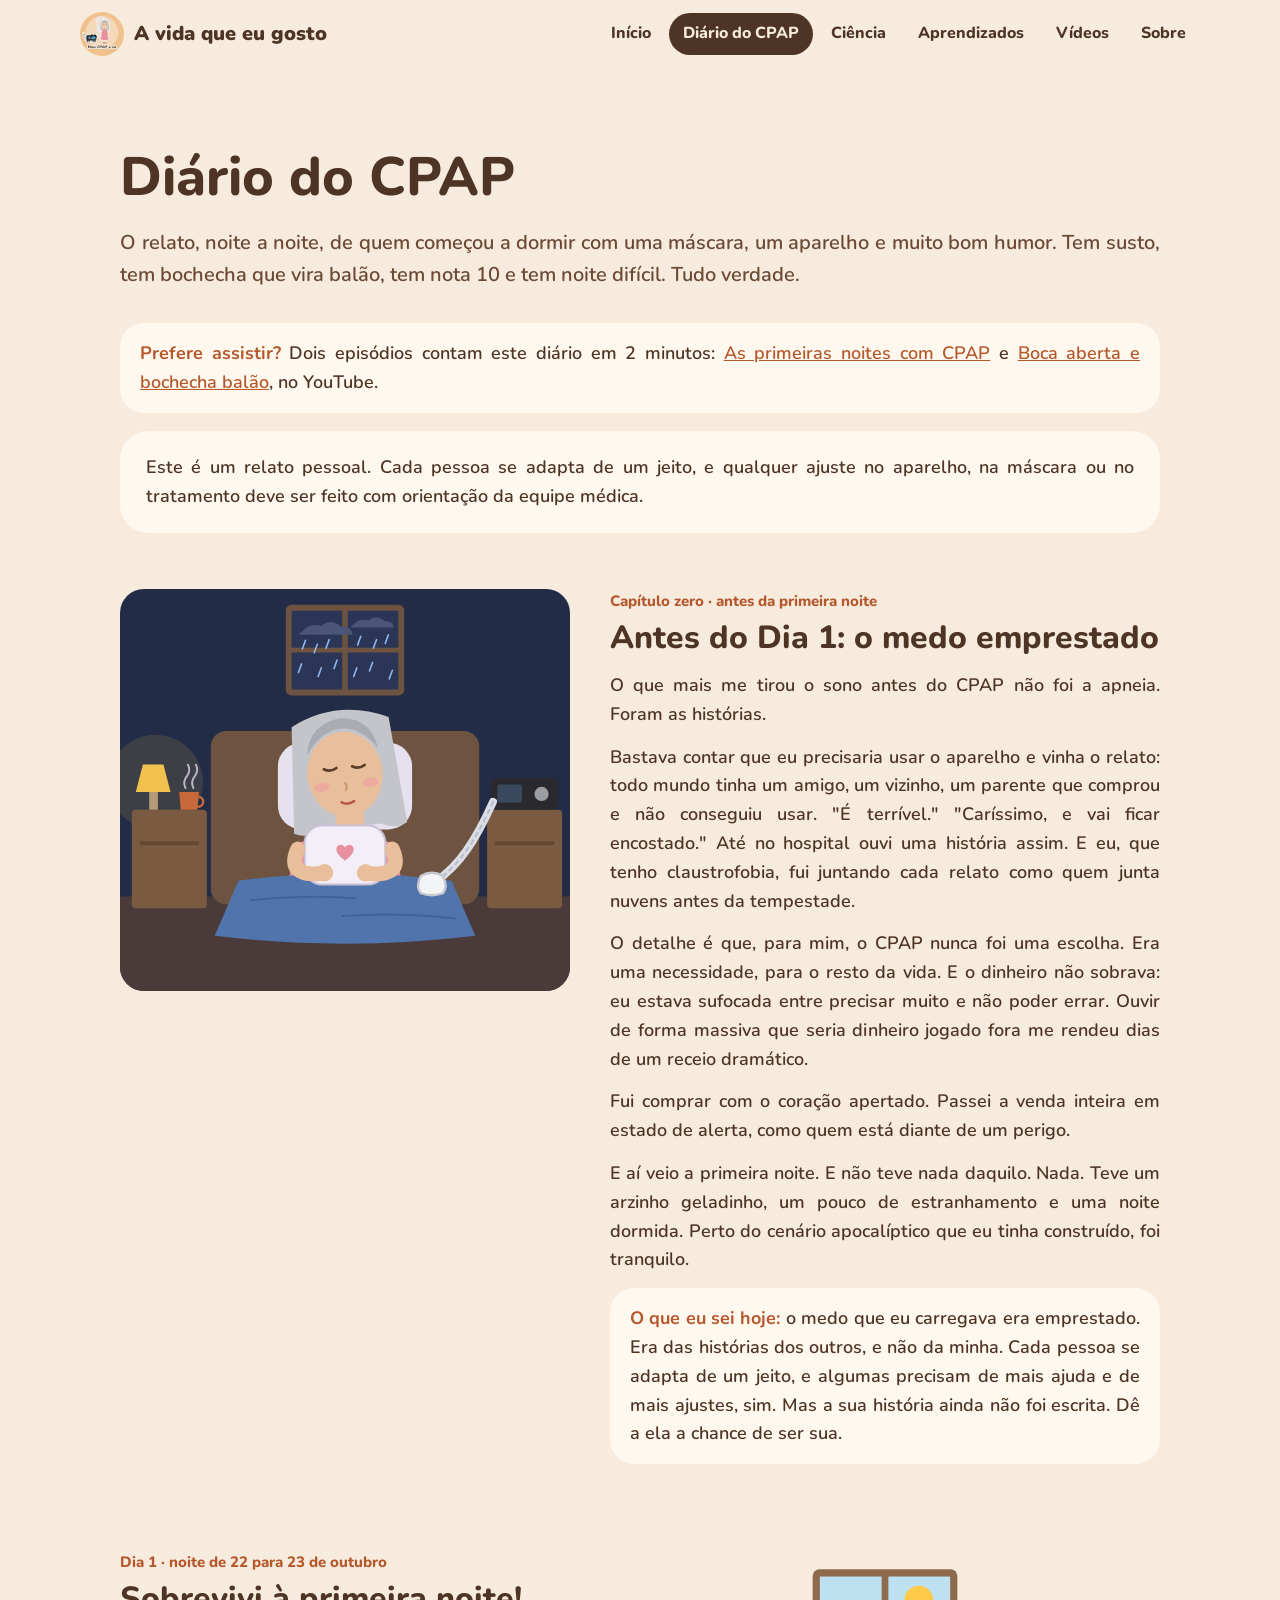
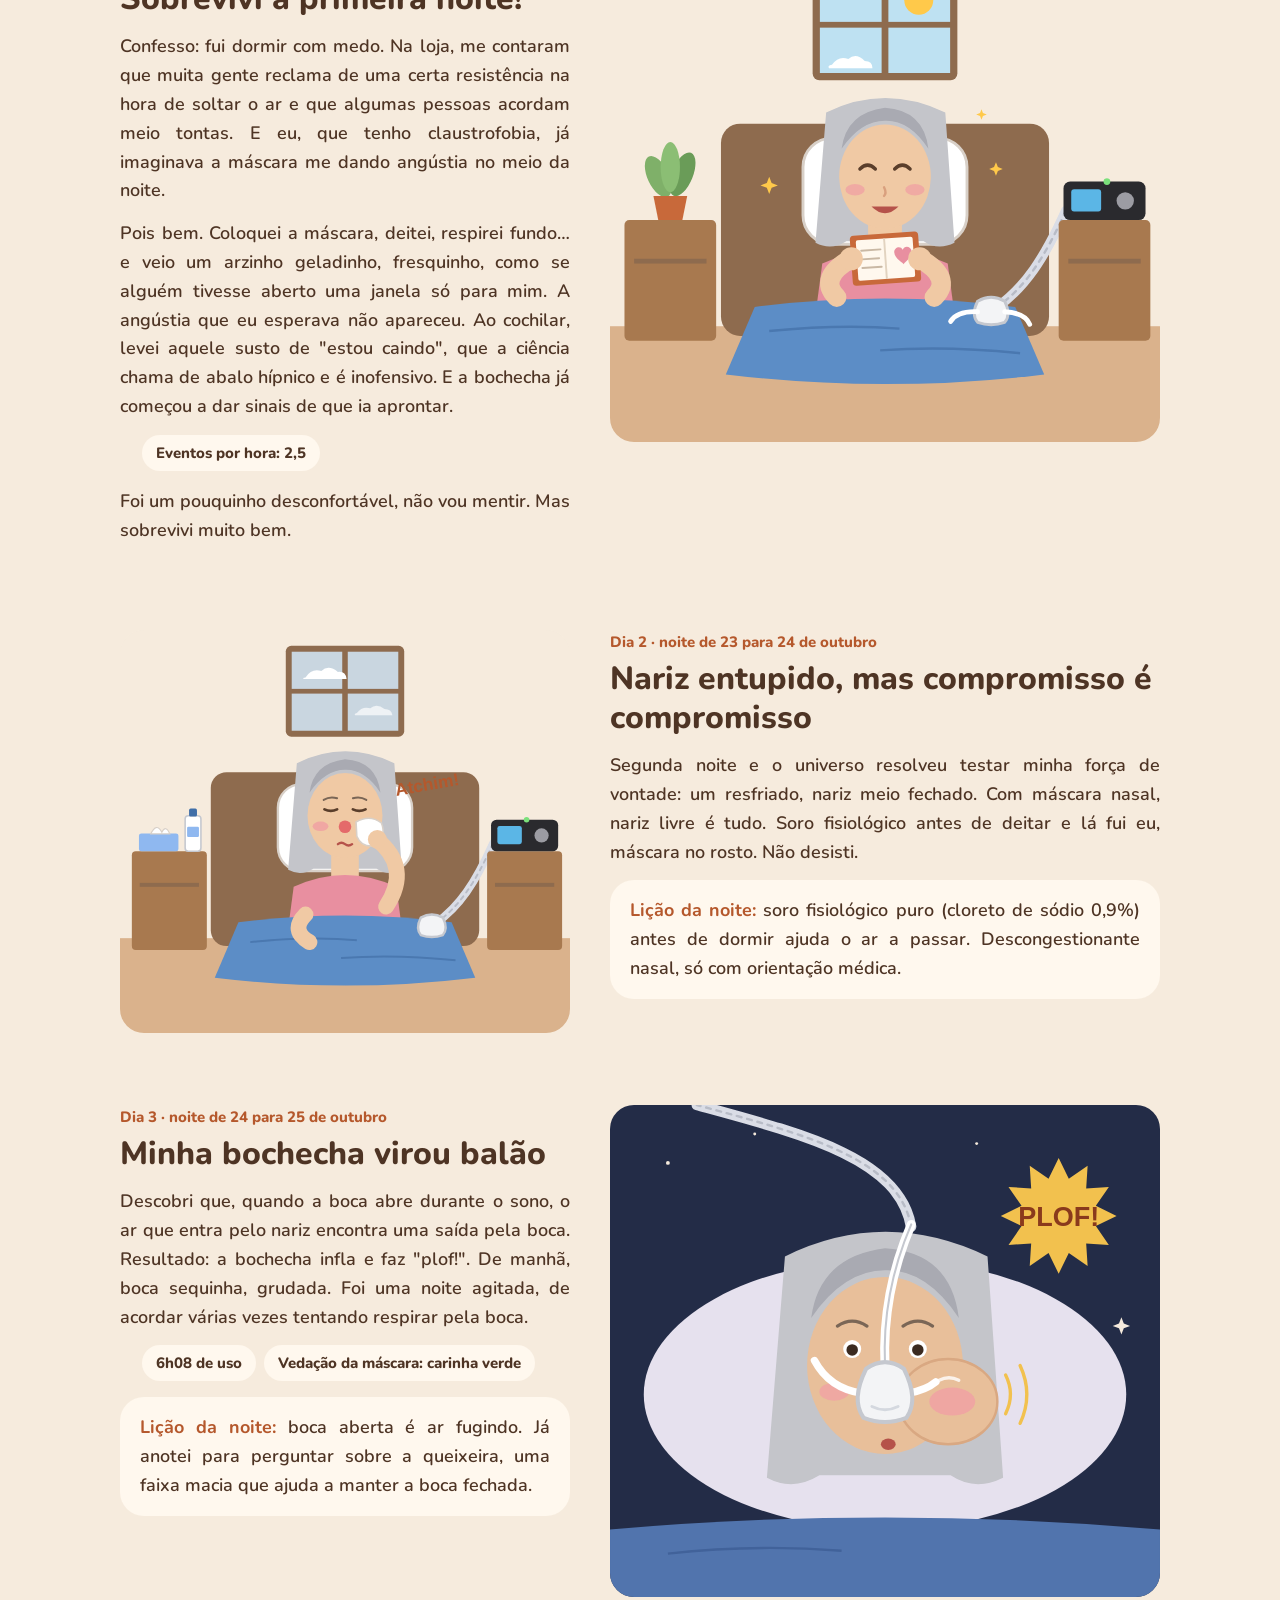
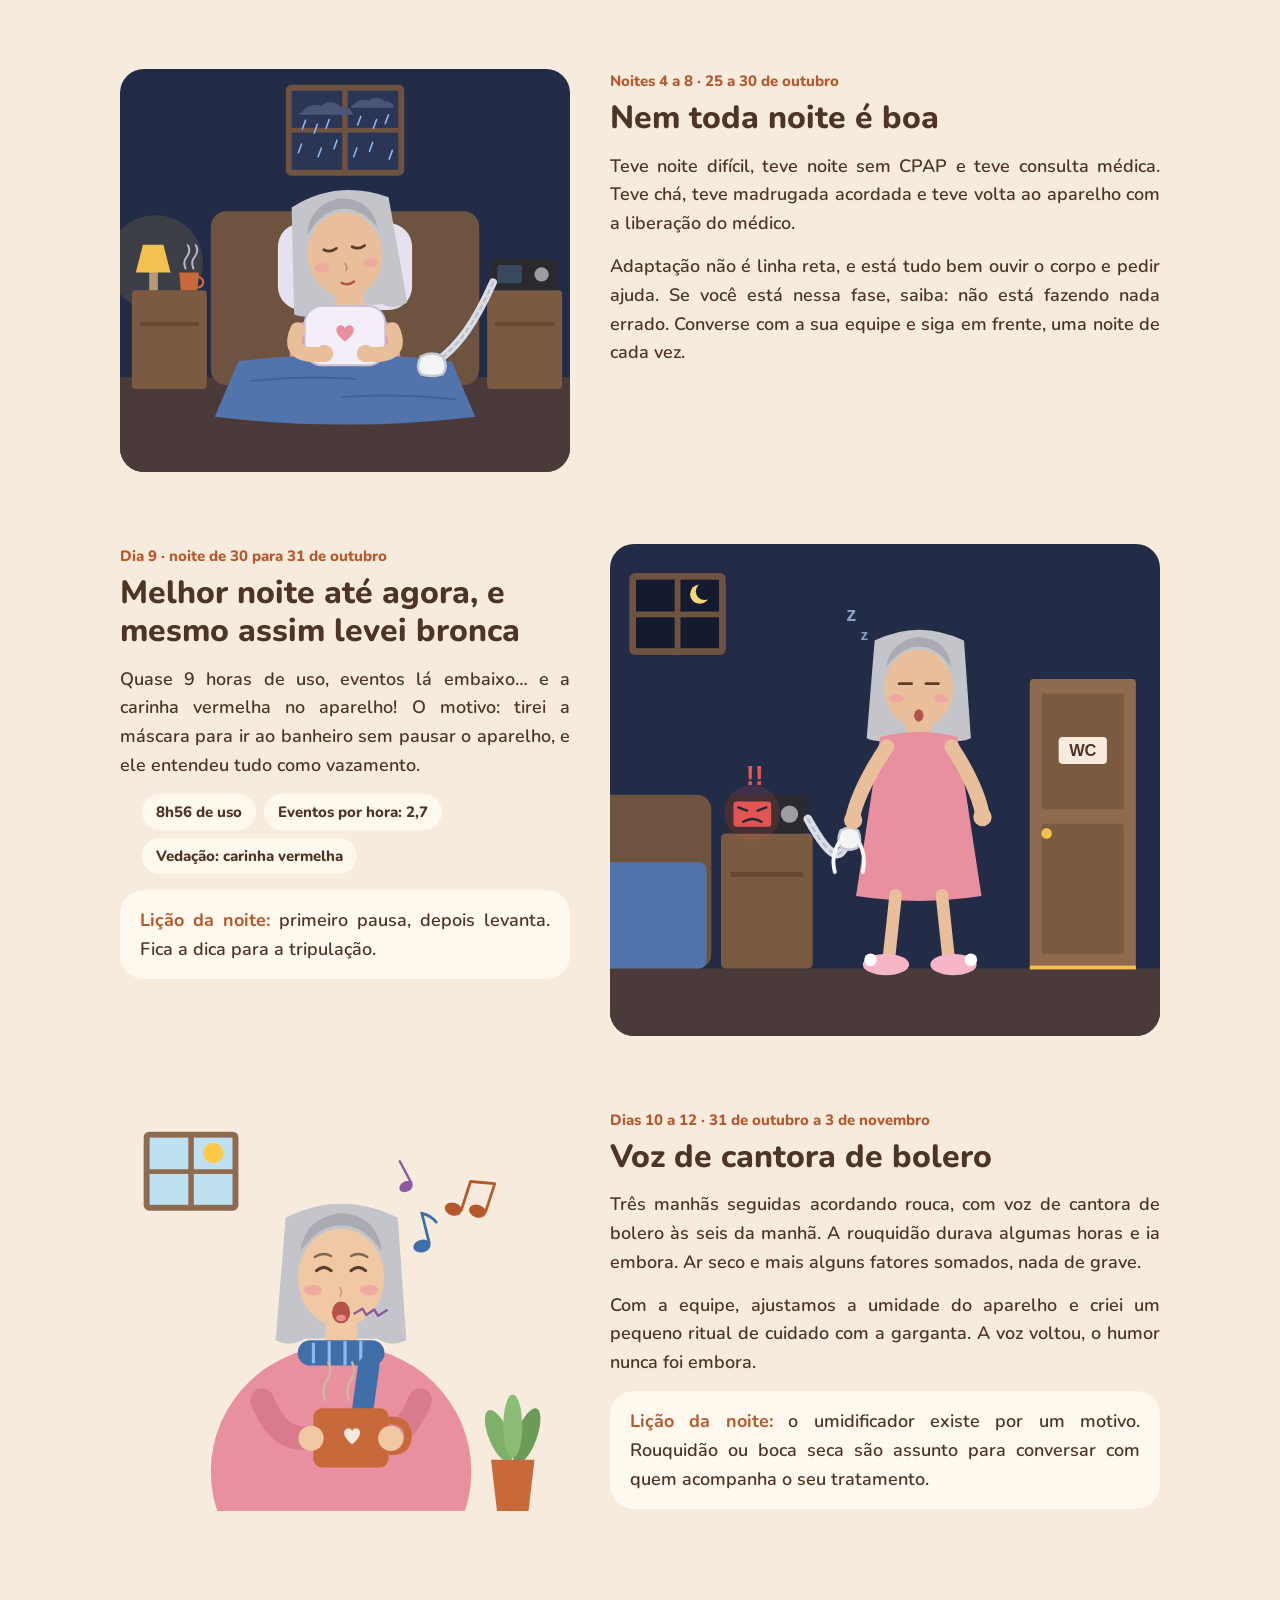
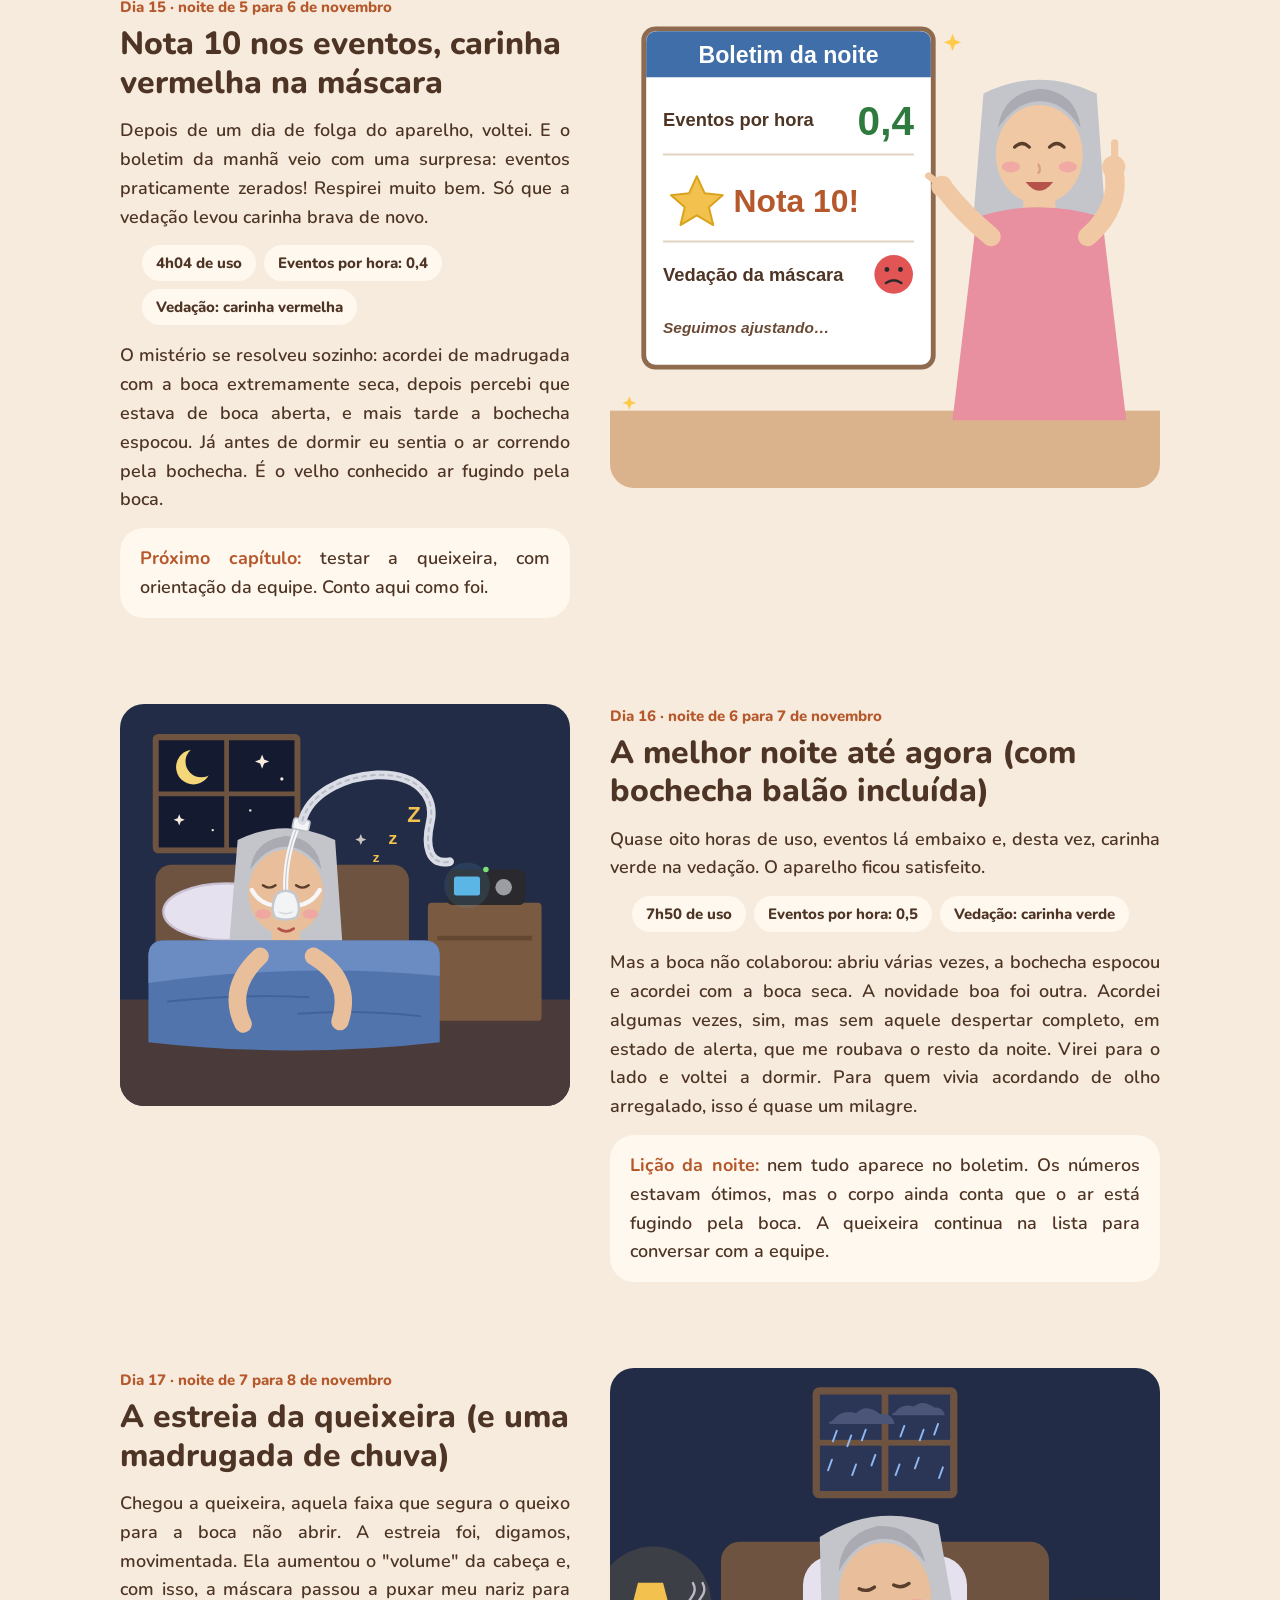
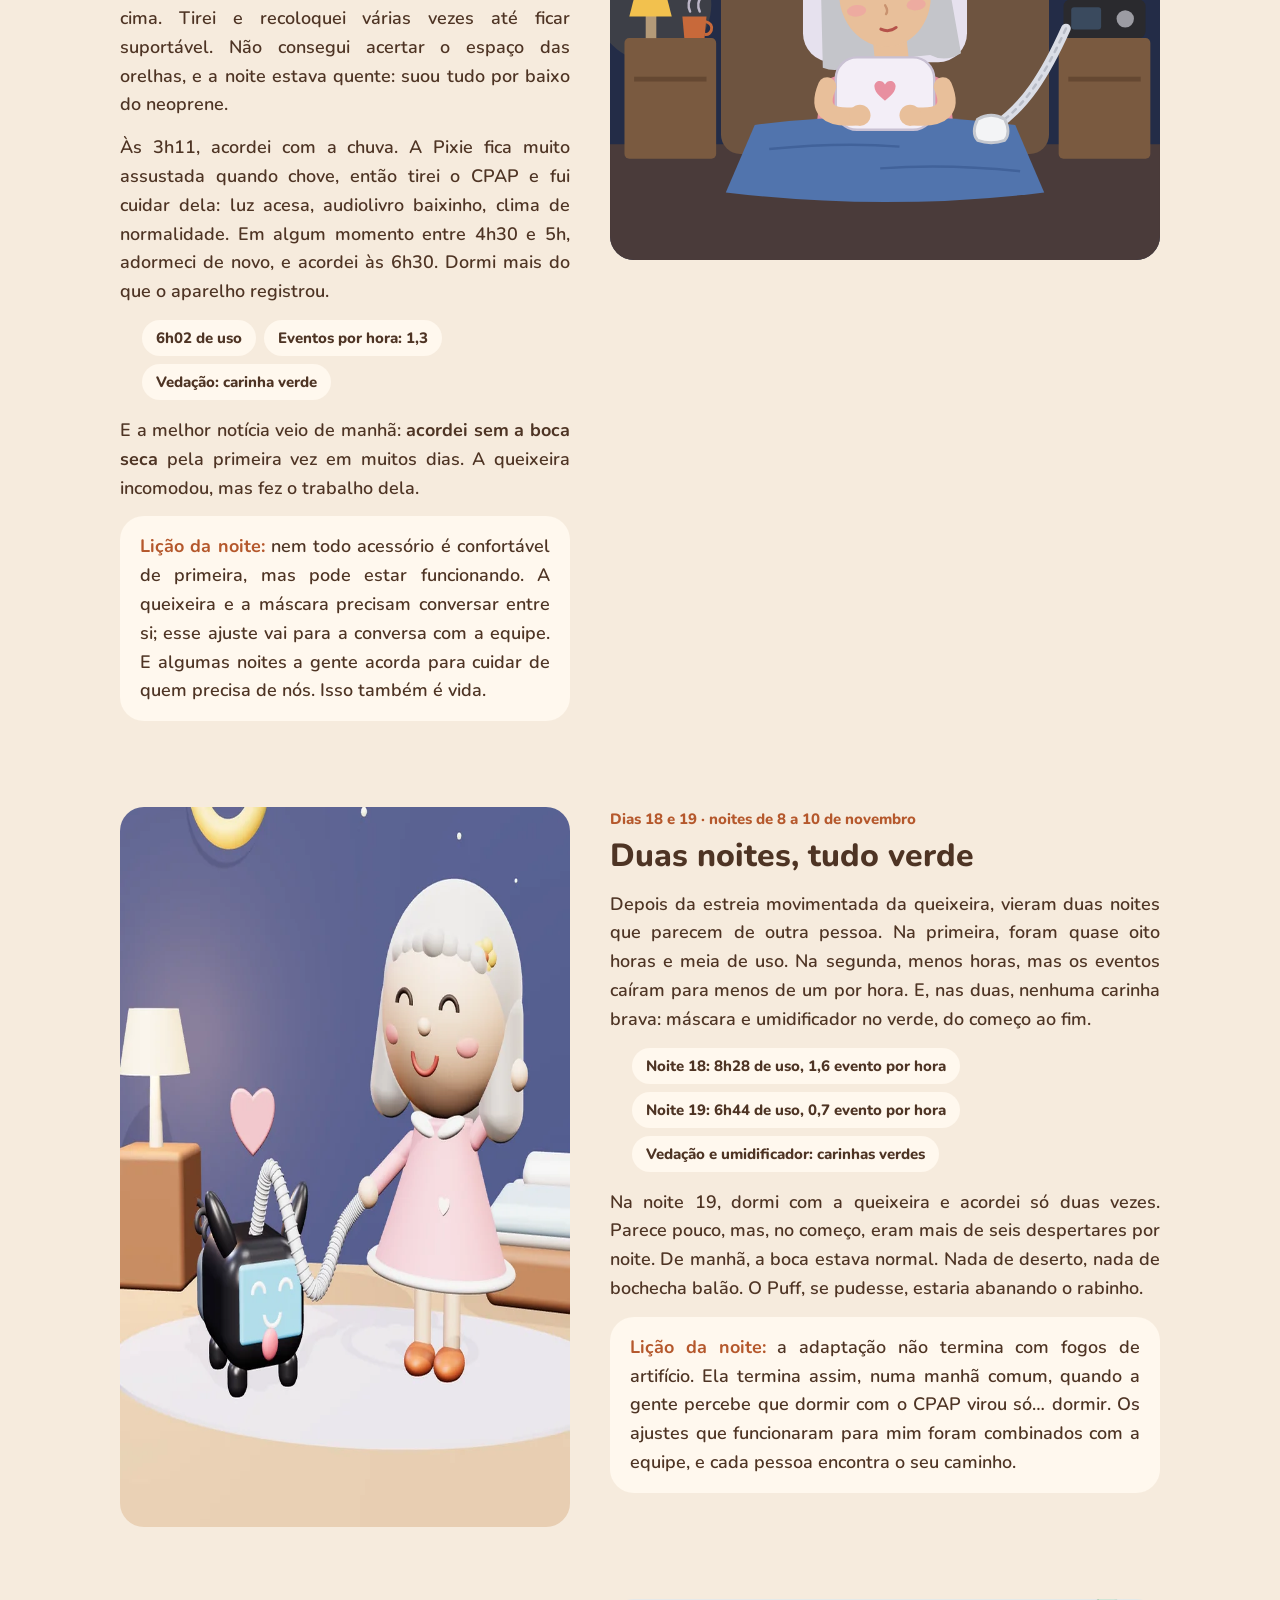
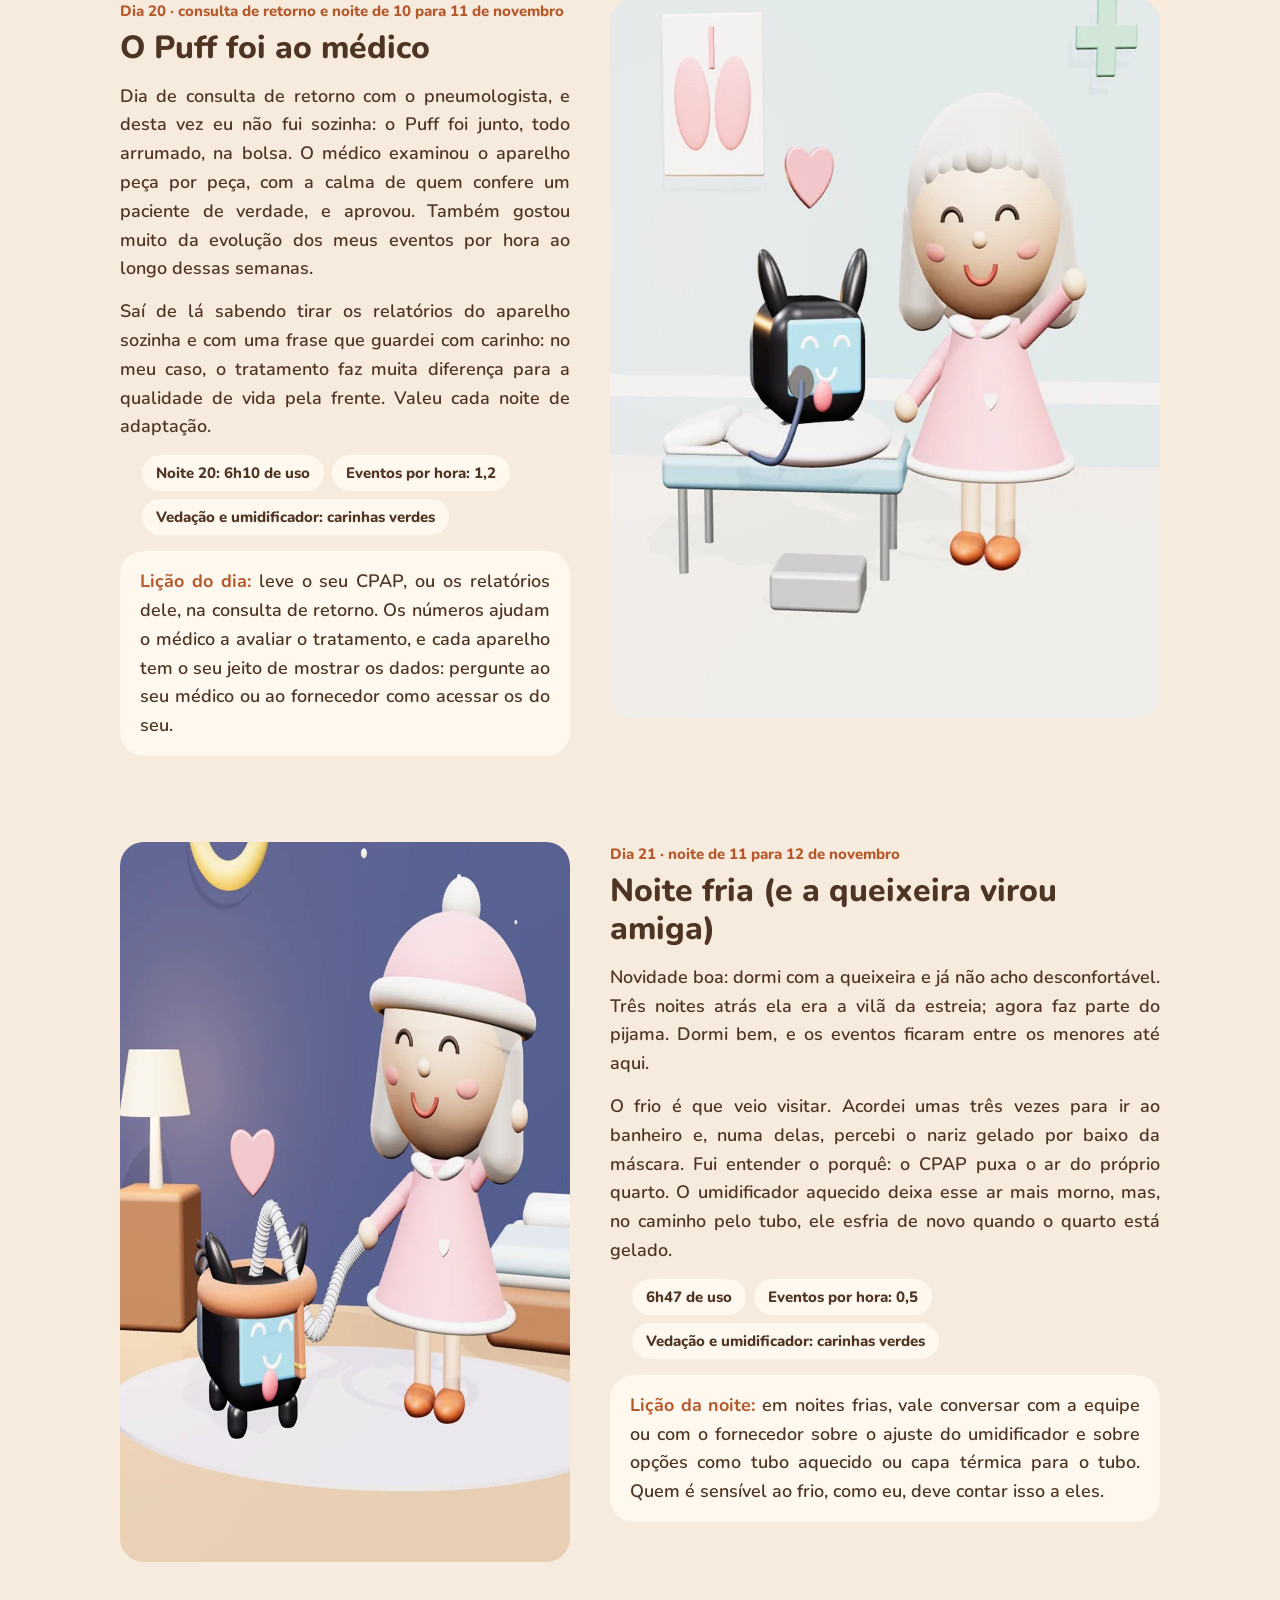
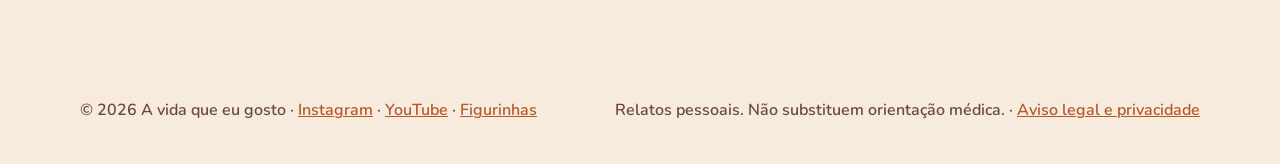
<file: diario.html>
<!doctype html>
<html lang="pt-BR">
<head>
  <meta charset="utf-8">
  <meta name="viewport" content="width=device-width, initial-scale=1">
  <title>Diário do CPAP · A vida que eu gosto</title>
  <meta name="description" content="Relato bem-humorado, noite a noite, da adaptação ao CPAP: medos, sustos, bochecha que vira balão, noites difíceis e boletins nota 10.">
  <meta property="og:type" content="website">
  <meta property="og:locale" content="pt_BR">
  <meta property="og:site_name" content="A vida que eu gosto">
  <meta property="og:title" content="Diário do CPAP · A vida que eu gosto">
  <meta property="og:description" content="Relato bem-humorado, noite a noite, da adaptação ao CPAP: medos, sustos, bochecha que vira balão, noites difíceis e boletins nota 10.">
  <meta property="og:url" content="https://vidaqueeugosto.vercel.app/diario.html">
  <meta property="og:image" content="https://vidaqueeugosto.vercel.app/img/compartilhar.png">
  <meta property="og:image:width" content="1200">
  <meta property="og:image:height" content="630">
  <meta property="og:image:alt" content="Ilustração da Vera passeando com o CPAP, que virou um cachorrinho, ao lado do título A vida que eu gosto">
  <meta name="twitter:card" content="summary_large_image">
  <link rel="icon" href="img/avatar.svg" type="image/svg+xml">
  <link rel="stylesheet" href="css/style.css?v=6">
</head>
<body>

<header class="topo">
  <div class="container">
    <a class="marca" href="index.html"><img src="img/eu-e-meu-cpap-perfil.webp" alt="">A vida que eu gosto</a>
    <nav class="menu" aria-label="Menu principal">
      <a href="index.html" >Início</a>
      <a href="diario.html" aria-current="page">Diário do CPAP</a>
      <a href="ciencia.html">Ciência</a>
      <a href="aprendizados.html">Aprendizados</a>
      <a href="videos.html">Vídeos</a>
      <a href="sobre.html">Sobre</a>
    </nav>
  </div>
</header>

<main>
  <section class="leitura">
    <div class="container" style="width: min(1040px, 100% - 32px)">
      <h1>Diário do CPAP</h1>
      <p class="abre">O relato, noite a noite, de quem começou a dormir com uma máscara, um aparelho e muito bom humor. Tem susto, tem bochecha que vira balão, tem nota 10 e tem noite difícil. Tudo verdade.</p>
      <p class="licao"><strong>Prefere assistir?</strong> Dois episódios contam este diário em 2 minutos: <a href="https://www.youtube.com/watch?v=ECEDxGwFOdM" rel="noopener">As primeiras noites com CPAP</a> e <a href="https://www.youtube.com/watch?v=3k1h_Zfv86A" rel="noopener">Boca aberta e bochecha balão</a>, no YouTube.</p>
      <div class="aviso">
        <p>Este é um relato pessoal. Cada pessoa se adapta de um jeito, e qualquer ajuste no aparelho, na máscara ou no tratamento deve ser feito com orientação da equipe médica.</p>
      </div>

      <div class="entradas">

        <article class="entrada" id="dia-0">
          <div class="entrada-img"><img src="img/noites-dificeis.svg" alt="Ilustração noturna: Vera de olhos fechados abraçando uma almofada, chuva na janela e chá na mesinha"></div>
          <div>
            <p class="quando">Capítulo zero · antes da primeira noite</p>
            <h2>Antes do Dia 1: o medo emprestado</h2>
            <p>O que mais me tirou o sono antes do CPAP não foi a apneia. Foram as histórias.</p>
            <p>Bastava contar que eu precisaria usar o aparelho e vinha o relato: todo mundo tinha um amigo, um vizinho, um parente que comprou e não conseguiu usar. "É terrível." "Caríssimo, e vai ficar encostado." Até no hospital ouvi uma história assim. E eu, que tenho claustrofobia, fui juntando cada relato como quem junta nuvens antes da tempestade.</p>
            <p>O detalhe é que, para mim, o CPAP nunca foi uma escolha. Era uma necessidade, para o resto da vida. E o dinheiro não sobrava: eu estava sufocada entre precisar muito e não poder errar. Ouvir de forma massiva que seria dinheiro jogado fora me rendeu dias de um receio dramático.</p>
            <p>Fui comprar com o coração apertado. Passei a venda inteira em estado de alerta, como quem está diante de um perigo.</p>
            <p>E aí veio a primeira noite. E não teve nada daquilo. Nada. Teve um arzinho geladinho, um pouco de estranhamento e uma noite dormida. Perto do cenário apocalíptico que eu tinha construído, foi tranquilo.</p>
            <p class="licao"><strong>O que eu sei hoje:</strong> o medo que eu carregava era emprestado. Era das histórias dos outros, e não da minha. Cada pessoa se adapta de um jeito, e algumas precisam de mais ajuda e de mais ajustes, sim. Mas a sua história ainda não foi escrita. Dê a ela a chance de ser sua.</p>
          </div>
        </article>

        <article class="entrada" id="dia-1">
          <div class="entrada-img"><img src="img/dia01.svg" alt="Ilustração: Vera sentada na cama pela manhã, sorrindo, segurando um diário, com a máscara de CPAP sobre a coberta"></div>
          <div>
            <p class="quando">Dia 1 · noite de 22 para 23 de outubro</p>
            <h2>Sobrevivi à primeira noite!</h2>
            <p>Confesso: fui dormir com medo. Na loja, me contaram que muita gente reclama de uma certa resistência na hora de soltar o ar e que algumas pessoas acordam meio tontas. E eu, que tenho claustrofobia, já imaginava a máscara me dando angústia no meio da noite.</p>
            <p>Pois bem. Coloquei a máscara, deitei, respirei fundo… e veio um arzinho geladinho, fresquinho, como se alguém tivesse aberto uma janela só para mim. A angústia que eu esperava não apareceu. Ao cochilar, levei aquele susto de "estou caindo", que a ciência chama de abalo hípnico e é inofensivo. E a bochecha já começou a dar sinais de que ia aprontar.</p>
            <ul class="boletim"><li>Eventos por hora: 2,5</li></ul>
            <p>Foi um pouquinho desconfortável, não vou mentir. Mas sobrevivi muito bem.</p>
          </div>
        </article>

        <article class="entrada" id="dia-2">
          <div class="entrada-img"><img src="img/dia02.svg" alt="Ilustração: Vera resfriada, de nariz vermelho, segurando um lenço, com caixa de lenços e frasco de soro na mesinha"></div>
          <div>
            <p class="quando">Dia 2 · noite de 23 para 24 de outubro</p>
            <h2>Nariz entupido, mas compromisso é compromisso</h2>
            <p>Segunda noite e o universo resolveu testar minha força de vontade: um resfriado, nariz meio fechado. Com máscara nasal, nariz livre é tudo. Soro fisiológico antes de deitar e lá fui eu, máscara no rosto. Não desisti.</p>
            <p class="licao"><strong>Lição da noite:</strong> soro fisiológico puro (cloreto de sódio 0,9%) antes de dormir ajuda o ar a passar. Descongestionante nasal, só com orientação médica.</p>
          </div>
        </article>

        <article class="entrada" id="dia-3">
          <div class="entrada-img"><img src="img/dia03.svg" alt="Ilustração em close: Vera com a máscara nasal, olhos arregalados e uma bochecha inflada como balão, com a palavra PLOF"></div>
          <div>
            <p class="quando">Dia 3 · noite de 24 para 25 de outubro</p>
            <h2>Minha bochecha virou balão</h2>
            <p>Descobri que, quando a boca abre durante o sono, o ar que entra pelo nariz encontra uma saída pela boca. Resultado: a bochecha infla e faz "plof!". De manhã, boca sequinha, grudada. Foi uma noite agitada, de acordar várias vezes tentando respirar pela boca.</p>
            <ul class="boletim"><li>6h08 de uso</li><li>Vedação da máscara: carinha verde</li></ul>
            <p class="licao"><strong>Lição da noite:</strong> boca aberta é ar fugindo. Já anotei para perguntar sobre a queixeira, uma faixa macia que ajuda a manter a boca fechada.</p>
          </div>
        </article>

        <article class="entrada" id="noites-dificeis">
          <div class="entrada-img"><img src="img/noites-dificeis.svg" alt="Ilustração noturna: Vera de olhos fechados abraçando uma almofada, chuva na janela e chá na mesinha"></div>
          <div>
            <p class="quando">Noites 4 a 8 · 25 a 30 de outubro</p>
            <h2>Nem toda noite é boa</h2>
            <p>Teve noite difícil, teve noite sem CPAP e teve consulta médica. Teve chá, teve madrugada acordada e teve volta ao aparelho com a liberação do médico.</p>
            <p>Adaptação não é linha reta, e está tudo bem ouvir o corpo e pedir ajuda. Se você está nessa fase, saiba: não está fazendo nada errado. Converse com a sua equipe e siga em frente, uma noite de cada vez.</p>
          </div>
        </article>

        <article class="entrada" id="dia-9">
          <div class="entrada-img"><img src="img/dia09.svg" alt="Ilustração noturna: Vera sonolenta, de pantufas, indo ao banheiro com a máscara na mão, enquanto o aparelho mostra uma carinha brava"></div>
          <div>
            <p class="quando">Dia 9 · noite de 30 para 31 de outubro</p>
            <h2>Melhor noite até agora, e mesmo assim levei bronca</h2>
            <p>Quase 9 horas de uso, eventos lá embaixo… e a carinha vermelha no aparelho! O motivo: tirei a máscara para ir ao banheiro sem pausar o aparelho, e ele entendeu tudo como vazamento.</p>
            <ul class="boletim"><li>8h56 de uso</li><li>Eventos por hora: 2,7</li><li>Vedação: carinha vermelha</li></ul>
            <p class="licao"><strong>Lição da noite:</strong> primeiro pausa, depois levanta. Fica a dica para a tripulação.</p>
          </div>
        </article>

        <article class="entrada" id="dias-10-a-12">
          <div class="entrada-img"><img src="img/dia10.svg" alt="Ilustração: Vera de cachecol com uma caneca de chá, cantando, com notas musicais tortas"></div>
          <div>
            <p class="quando">Dias 10 a 12 · 31 de outubro a 3 de novembro</p>
            <h2>Voz de cantora de bolero</h2>
            <p>Três manhãs seguidas acordando rouca, com voz de cantora de bolero às seis da manhã. A rouquidão durava algumas horas e ia embora. Ar seco e mais alguns fatores somados, nada de grave.</p>
            <p>Com a equipe, ajustamos a umidade do aparelho e criei um pequeno ritual de cuidado com a garganta. A voz voltou, o humor nunca foi embora.</p>
            <p class="licao"><strong>Lição da noite:</strong> o umidificador existe por um motivo. Rouquidão ou boca seca são assunto para conversar com quem acompanha o seu tratamento.</p>
          </div>
        </article>

        <article class="entrada" id="dia-15">
          <div class="entrada-img"><img src="img/dia15.svg" alt="Ilustração: Vera apontando para um boletim da noite com nota 10 e uma carinha vermelha na vedação da máscara"></div>
          <div>
            <p class="quando">Dia 15 · noite de 5 para 6 de novembro</p>
            <h2>Nota 10 nos eventos, carinha vermelha na máscara</h2>
            <p>Depois de um dia de folga do aparelho, voltei. E o boletim da manhã veio com uma surpresa: eventos praticamente zerados! Respirei muito bem. Só que a vedação levou carinha brava de novo.</p>
            <ul class="boletim"><li>4h04 de uso</li><li>Eventos por hora: 0,4</li><li>Vedação: carinha vermelha</li></ul>
            <p>O mistério se resolveu sozinho: acordei de madrugada com a boca extremamente seca, depois percebi que estava de boca aberta, e mais tarde a bochecha espocou. Já antes de dormir eu sentia o ar correndo pela bochecha. É o velho conhecido ar fugindo pela boca.</p>
            <p class="licao"><strong>Próximo capítulo:</strong> testar a queixeira, com orientação da equipe. Conto aqui como foi.</p>
          </div>
        </article>

        <article class="entrada" id="dia-16">
          <div class="entrada-img"><img src="img/post-noite.svg" alt="Ilustração noturna: Vera dormindo sorridente com a máscara de CPAP, lua e estrelas na janela"></div>
          <div>
            <p class="quando">Dia 16 · noite de 6 para 7 de novembro</p>
            <h2>A melhor noite até agora (com bochecha balão incluída)</h2>
            <p>Quase oito horas de uso, eventos lá embaixo e, desta vez, carinha verde na vedação. O aparelho ficou satisfeito.</p>
            <ul class="boletim"><li>7h50 de uso</li><li>Eventos por hora: 0,5</li><li>Vedação: carinha verde</li></ul>
            <p>Mas a boca não colaborou: abriu várias vezes, a bochecha espocou e acordei com a boca seca. A novidade boa foi outra. Acordei algumas vezes, sim, mas sem aquele despertar completo, em estado de alerta, que me roubava o resto da noite. Virei para o lado e voltei a dormir. Para quem vivia acordando de olho arregalado, isso é quase um milagre.</p>
            <p class="licao"><strong>Lição da noite:</strong> nem tudo aparece no boletim. Os números estavam ótimos, mas o corpo ainda conta que o ar está fugindo pela boca. A queixeira continua na lista para conversar com a equipe.</p>
          </div>
        </article>

        <article class="entrada" id="dia-17">
          <div class="entrada-img"><img src="img/noites-dificeis.svg" alt="Ilustração noturna: Vera de olhos fechados abraçando uma almofada, chuva na janela e chá na mesinha"></div>
          <div>
            <p class="quando">Dia 17 · noite de 7 para 8 de novembro</p>
            <h2>A estreia da queixeira (e uma madrugada de chuva)</h2>
            <p>Chegou a queixeira, aquela faixa que segura o queixo para a boca não abrir. A estreia foi, digamos, movimentada. Ela aumentou o "volume" da cabeça e, com isso, a máscara passou a puxar meu nariz para cima. Tirei e recoloquei várias vezes até ficar suportável. Não consegui acertar o espaço das orelhas, e a noite estava quente: suou tudo por baixo do neoprene.</p>
            <p>Às 3h11, acordei com a chuva. A Pixie fica muito assustada quando chove, então tirei o CPAP e fui cuidar dela: luz acesa, audiolivro baixinho, clima de normalidade. Em algum momento entre 4h30 e 5h, adormeci de novo, e acordei às 6h30. Dormi mais do que o aparelho registrou.</p>
            <ul class="boletim"><li>6h02 de uso</li><li>Eventos por hora: 1,3</li><li>Vedação: carinha verde</li></ul>
            <p>E a melhor notícia veio de manhã: <strong>acordei sem a boca seca</strong> pela primeira vez em muitos dias. A queixeira incomodou, mas fez o trabalho dela.</p>
            <p class="licao"><strong>Lição da noite:</strong> nem todo acessório é confortável de primeira, mas pode estar funcionando. A queixeira e a máscara precisam conversar entre si; esse ajuste vai para a conversa com a equipe. E algumas noites a gente acorda para cuidar de quem precisa de nós. Isso também é vida.</p>
          </div>
        </article>


        <article class="entrada" id="dias-18-e-19">
          <div class="entrada-img"><img src="img/dia18-19.webp" width="720" height="720" alt="Ilustração em 3D: Lola, de cabelo grisalho e vestido rosa, sorrindo ao lado do Puff, o CPAP em forma de cachorrinho preto com rosto de tela azul e um coração em cima"></div>
          <div>
            <p class="quando">Dias 18 e 19 · noites de 8 a 10 de novembro</p>
            <h2>Duas noites, tudo verde</h2>
            <p>Depois da estreia movimentada da queixeira, vieram duas noites que parecem de outra pessoa. Na primeira, foram quase oito horas e meia de uso. Na segunda, menos horas, mas os eventos caíram para menos de um por hora. E, nas duas, nenhuma carinha brava: máscara e umidificador no verde, do começo ao fim.</p>
            <ul class="boletim"><li>Noite 18: 8h28 de uso, 1,6 evento por hora</li><li>Noite 19: 6h44 de uso, 0,7 evento por hora</li><li>Vedação e umidificador: carinhas verdes</li></ul>
            <p>Na noite 19, dormi com a queixeira e acordei só duas vezes. Parece pouco, mas, no começo, eram mais de seis despertares por noite. De manhã, a boca estava normal. Nada de deserto, nada de bochecha balão. O Puff, se pudesse, estaria abanando o rabinho.</p>
            <p class="licao"><strong>Lição da noite:</strong> a adaptação não termina com fogos de artifício. Ela termina assim, numa manhã comum, quando a gente percebe que dormir com o CPAP virou só… dormir. Os ajustes que funcionaram para mim foram combinados com a equipe, e cada pessoa encontra o seu caminho.</p>
          </div>
        </article>

        <article class="entrada" id="dia-20">
          <div class="entrada-img"><img src="img/dia20.webp" width="720" height="720" alt="Ilustração em 3D: o Puff, CPAP em forma de cachorrinho, sentado numa maca de consultório com um estetoscópio na tela, e a Lola acenando ao lado"></div>
          <div>
            <p class="quando">Dia 20 · consulta de retorno e noite de 10 para 11 de novembro</p>
            <h2>O Puff foi ao médico</h2>
            <p>Dia de consulta de retorno com o pneumologista, e desta vez eu não fui sozinha: o Puff foi junto, todo arrumado, na bolsa. O médico examinou o aparelho peça por peça, com a calma de quem confere um paciente de verdade, e aprovou. Também gostou muito da evolução dos meus eventos por hora ao longo dessas semanas.</p>
            <p>Saí de lá sabendo tirar os relatórios do aparelho sozinha e com uma frase que guardei com carinho: no meu caso, o tratamento faz muita diferença para a qualidade de vida pela frente. Valeu cada noite de adaptação.</p>
            <ul class="boletim"><li>Noite 20: 6h10 de uso</li><li>Eventos por hora: 1,2</li><li>Vedação e umidificador: carinhas verdes</li></ul>
            <p class="licao"><strong>Lição do dia:</strong> leve o seu CPAP, ou os relatórios dele, na consulta de retorno. Os números ajudam o médico a avaliar o tratamento, e cada aparelho tem o seu jeito de mostrar os dados: pergunte ao seu médico ou ao fornecedor como acessar os do seu.</p>
          </div>
        </article>

        <article class="entrada" id="dia-21">
          <div class="entrada-img"><img src="img/dia21.webp" width="720" height="720" alt="Ilustração em 3D: Lola de gorro de lã rosa com pompom, sorrindo, ao lado do Puff, o CPAP-cachorrinho, usando um cachecol terracota"></div>
          <div>
            <p class="quando">Dia 21 · noite de 11 para 12 de novembro</p>
            <h2>Noite fria (e a queixeira virou amiga)</h2>
            <p>Novidade boa: dormi com a queixeira e já não acho desconfortável. Três noites atrás ela era a vilã da estreia; agora faz parte do pijama. Dormi bem, e os eventos ficaram entre os menores até aqui.</p>
            <p>O frio é que veio visitar. Acordei umas três vezes para ir ao banheiro e, numa delas, percebi o nariz gelado por baixo da máscara. Fui entender o porquê: o CPAP puxa o ar do próprio quarto. O umidificador aquecido deixa esse ar mais morno, mas, no caminho pelo tubo, ele esfria de novo quando o quarto está gelado.</p>
            <ul class="boletim"><li>6h47 de uso</li><li>Eventos por hora: 0,5</li><li>Vedação e umidificador: carinhas verdes</li></ul>
            <p class="licao"><strong>Lição da noite:</strong> em noites frias, vale conversar com a equipe ou com o fornecedor sobre o ajuste do umidificador e sobre opções como tubo aquecido ou capa térmica para o tubo. Quem é sensível ao frio, como eu, deve contar isso a eles.</p>
          </div>
        </article>
      </div>
    </div>
  </section>
</main>

<footer class="rodape">
  <div class="container">
    <p>© 2026 A vida que eu gosto · <a href="https://www.instagram.com/avidaqueeugosto/" rel="noopener">Instagram</a> · <a href="https://www.youtube.com/@avidaqueeugostocpap" rel="noopener">YouTube</a> · <a href="figurinhas.html">Figurinhas</a></p>
    <p>Relatos pessoais. Não substituem orientação médica. · <a href="aviso.html">Aviso legal e privacidade</a></p>
  </div>
</footer>

</body>
</html>
</file>
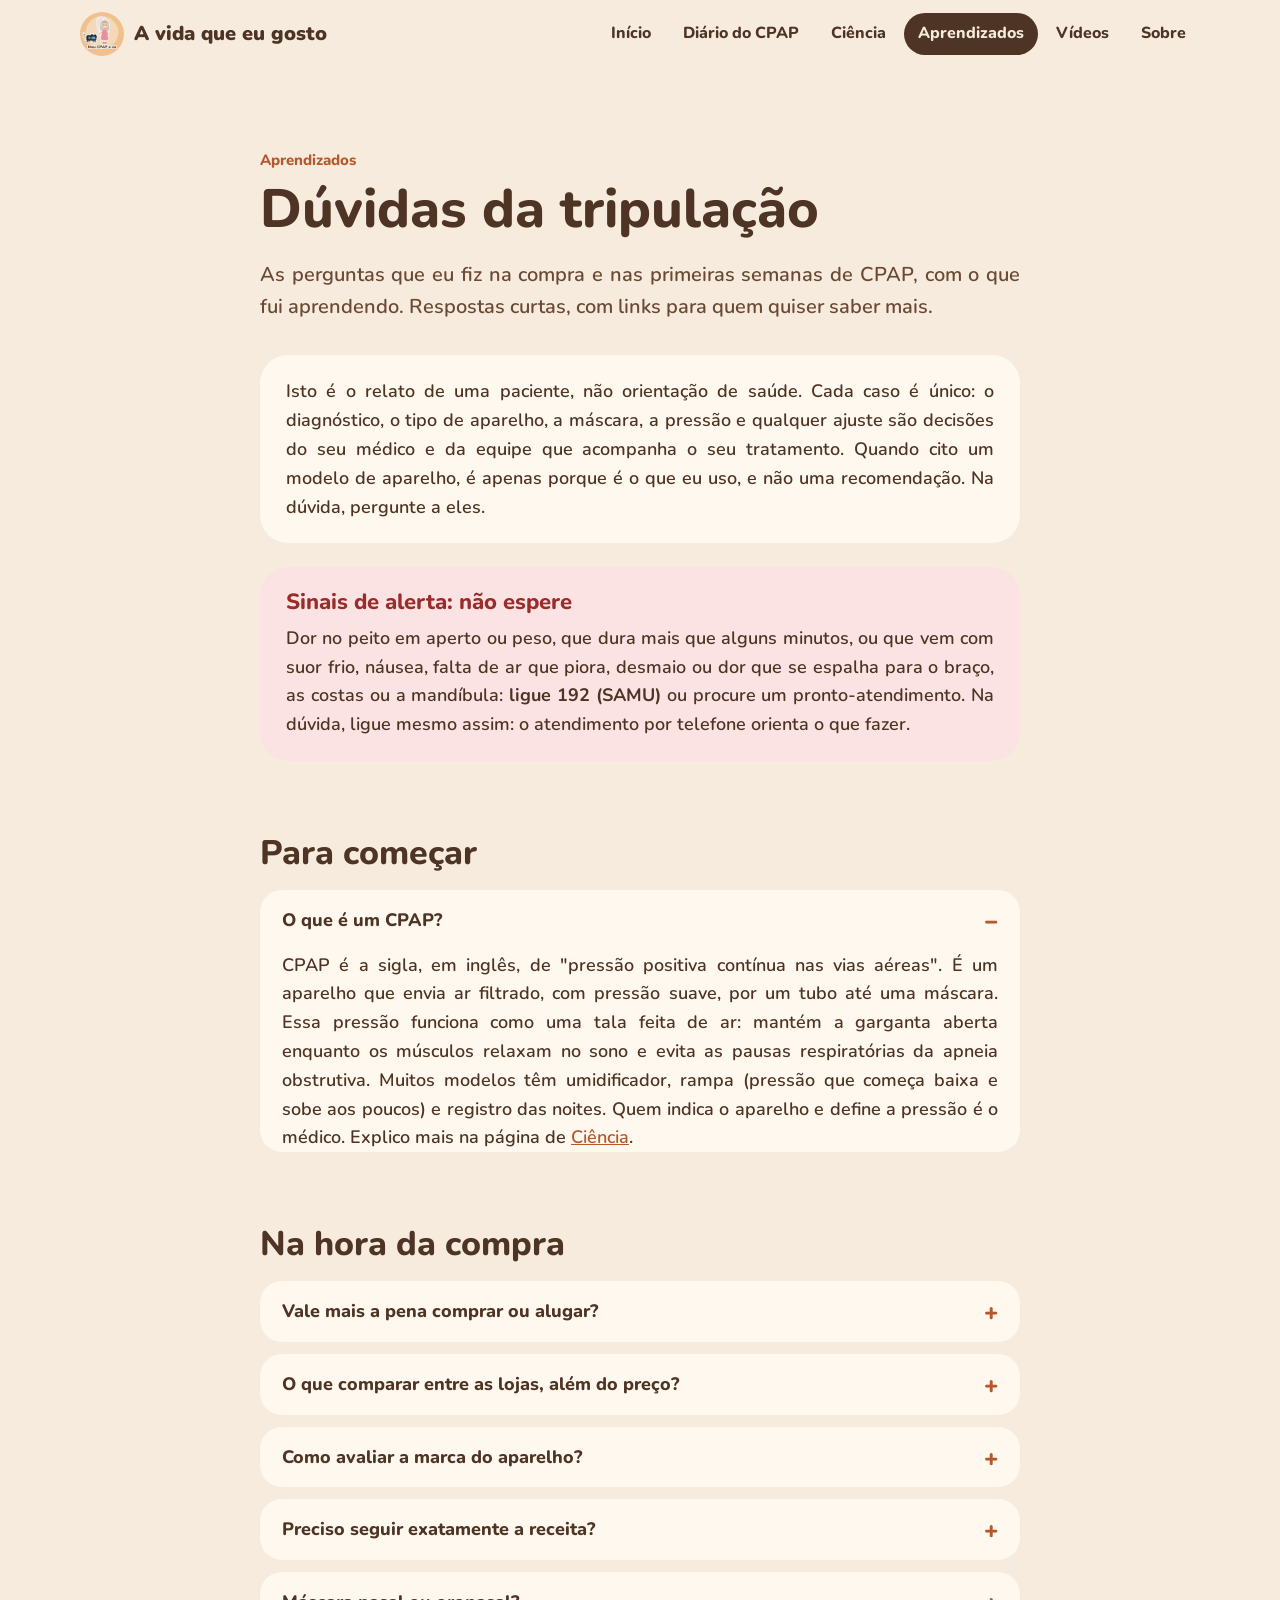
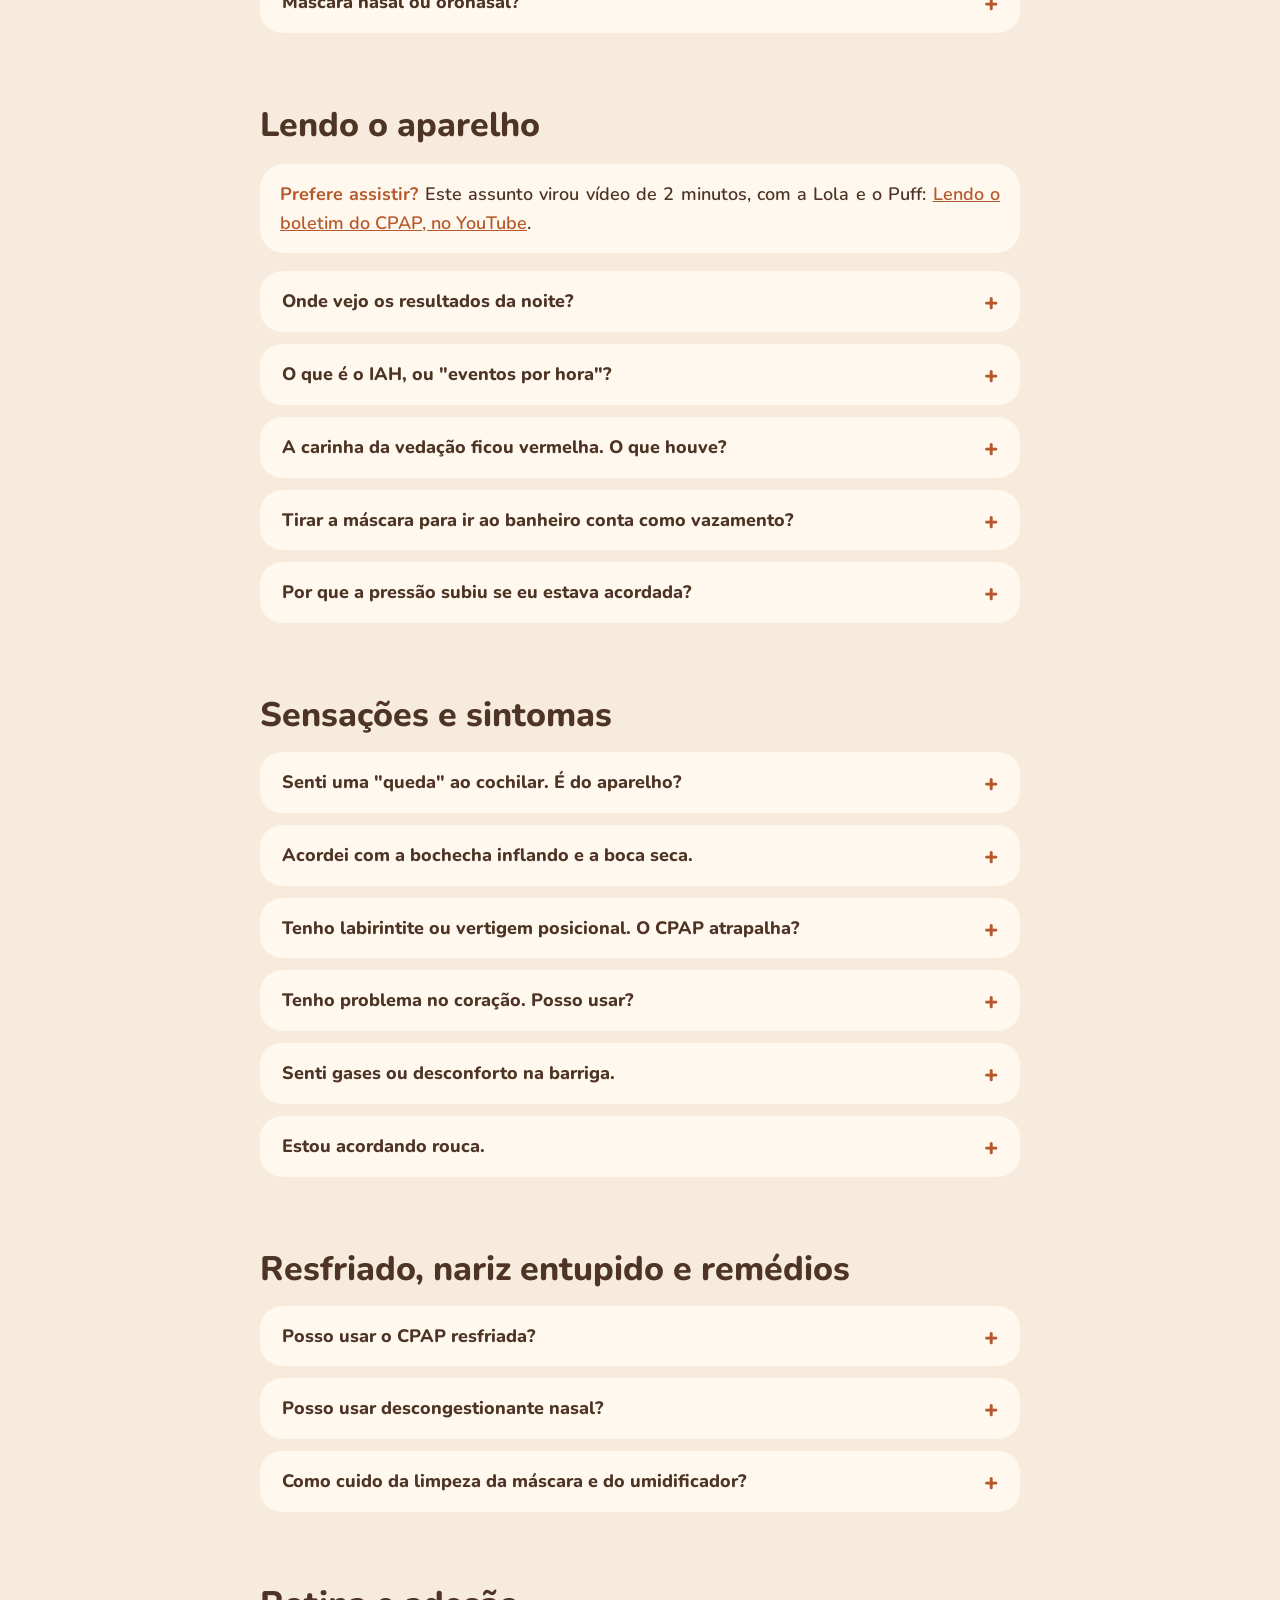
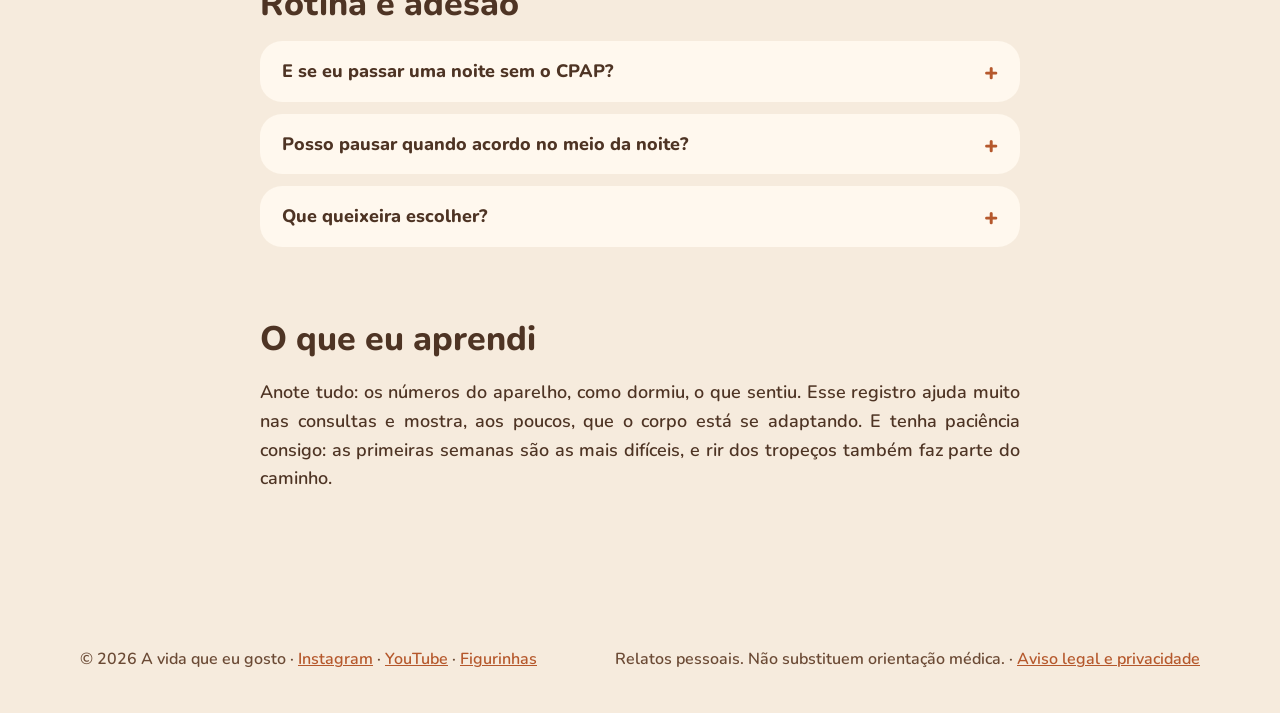
<file: duvidas.html>
<!doctype html>
<html lang="pt-BR">
<head>
  <meta charset="utf-8">
  <meta name="viewport" content="width=device-width, initial-scale=1">
  <title>Dúvidas da tripulação · A vida que eu gosto</title>
  <meta name="description" content="Dúvidas de quem está começando com o CPAP, respondidas por uma paciente, com cautela e links para saber mais.">
  <meta property="og:type" content="website">
  <meta property="og:locale" content="pt_BR">
  <meta property="og:site_name" content="A vida que eu gosto">
  <meta property="og:title" content="Dúvidas da tripulação · A vida que eu gosto">
  <meta property="og:description" content="Dúvidas de quem está começando com o CPAP, respondidas por uma paciente, com cautela e links para saber mais.">
  <meta property="og:url" content="https://vidaqueeugosto.vercel.app/duvidas.html">
  <meta property="og:image" content="https://vidaqueeugosto.vercel.app/img/compartilhar.png">
  <meta property="og:image:width" content="1200">
  <meta property="og:image:height" content="630">
  <meta property="og:image:alt" content="Ilustração da Vera passeando com o CPAP, que virou um cachorrinho, ao lado do título A vida que eu gosto">
  <meta name="twitter:card" content="summary_large_image">
  <link rel="icon" href="img/avatar.svg" type="image/svg+xml">
  <link rel="stylesheet" href="css/style.css?v=6">
</head>
<body>

<header class="topo">
  <div class="container">
    <a class="marca" href="index.html"><img src="img/eu-e-meu-cpap-perfil.webp" alt="">A vida que eu gosto</a>
    <nav class="menu" aria-label="Menu principal">
      <a href="index.html" >Início</a>
      <a href="diario.html">Diário do CPAP</a>
      <a href="ciencia.html">Ciência</a>
      <a href="aprendizados.html" aria-current="page">Aprendizados</a>
      <a href="videos.html">Vídeos</a>
      <a href="sobre.html">Sobre</a>
    </nav>
  </div>
</header>

<main>
  <article class="leitura">
    <div class="container">
      <p class="quando-topo">Aprendizados</p>
      <h1>Dúvidas da tripulação</h1>
      <p class="abre">As perguntas que eu fiz na compra e nas primeiras semanas de CPAP, com o que fui aprendendo. Respostas curtas, com links para quem quiser saber mais.</p>

      <div class="aviso">
        <p>Isto é o relato de uma paciente, não orientação de saúde. Cada caso é único: o diagnóstico, o tipo de aparelho, a máscara, a pressão e qualquer ajuste são decisões do seu médico e da equipe que acompanha o seu tratamento. Quando cito um modelo de aparelho, é apenas porque é o que eu uso, e não uma recomendação. Na dúvida, pergunte a eles.</p>
      </div>

      <div class="alerta" role="note">
        <h2>Sinais de alerta: não espere</h2>
        <p>Dor no peito em aperto ou peso, que dura mais que alguns minutos, ou que vem com suor frio, náusea, falta de ar que piora, desmaio ou dor que se espalha para o braço, as costas ou a mandíbula: <strong>ligue 192 (SAMU)</strong> ou procure um pronto-atendimento. Na dúvida, ligue mesmo assim: o atendimento por telefone orienta o que fazer.</p>
      </div>

      <h2>Para começar</h2>
      <details open>
        <summary>O que é um CPAP?</summary>
        <p>CPAP é a sigla, em inglês, de "pressão positiva contínua nas vias aéreas". É um aparelho que envia ar filtrado, com pressão suave, por um tubo até uma máscara. Essa pressão funciona como uma tala feita de ar: mantém a garganta aberta enquanto os músculos relaxam no sono e evita as pausas respiratórias da apneia obstrutiva. Muitos modelos têm umidificador, rampa (pressão que começa baixa e sobe aos poucos) e registro das noites. Quem indica o aparelho e define a pressão é o médico. Explico mais na página de <a href="ciencia.html#cpap">Ciência</a>.</p>
      </details>

      <h2>Na hora da compra</h2>
      <details>
        <summary>Vale mais a pena comprar ou alugar?</summary>
        <p>No meu caso, a soma dos aluguéis igualaria o preço do aparelho em cerca de 10 a 12 meses, então comprar fez mais sentido para mim. Alugar pode servir como teste. A escolha depende da sua situação e do tempo de uso indicado pelo médico. Conto os detalhes em <a href="escolha.html">Como escolhi o meu CPAP</a>.</p>
      </details>
      <details>
        <summary>O que comparar entre as lojas, além do preço?</summary>
        <p>O que me ajudou a comparar: tempo de garantia, se o tubo está incluso, se dá para provar a máscara, se há aparelho reserva durante um conserto, se vendem peças avulsas, onde fica a assistência técnica e a reputação em sites de reclamação de consumidores. Há um checklist completo em <a href="escolha.html">Como escolhi o meu CPAP</a>.</p>
      </details>
      <details>
        <summary>Como avaliar a marca do aparelho?</summary>
        <p>Eu comparei o tempo de garantia e a facilidade de encontrar peças e assistência. O mais importante é que o aparelho corresponda ao que o médico prescreveu.</p>
      </details>
      <details>
        <summary>Preciso seguir exatamente a receita?</summary>
        <p>O tipo de aparelho e a configuração são definidos pelo médico. Confira se o que você está comprando corresponde à receita e leve os dados das primeiras semanas às consultas. Qualquer mudança deve passar por ele.</p>
      </details>
      <details>
        <summary>Máscara nasal ou oronasal?</summary>
        <p>Depende de cada pessoa, e a escolha deve ser feita com a equipe que acompanha o tratamento. Eu escolhi a nasal, principalmente por causa da minha claustrofobia, e conto os prós e contras em <a href="escolha.html">Como escolhi o meu CPAP</a>.</p>
      </details>

      <h2>Lendo o aparelho</h2>
      <p class="licao"><strong>Prefere assistir?</strong> Este assunto virou vídeo de 2 minutos, com a Lola e o Puff: <a href="https://www.youtube.com/watch?v=RQGhEn1WcU8" rel="noopener">Lendo o boletim do CPAP, no YouTube</a>.</p>
      <details>
        <summary>Onde vejo os resultados da noite?</summary>
        <p>No meu aparelho, o resumo aparece na tela ao encerrar a terapia, e também no aplicativo do fabricante. Cada modelo funciona de um jeito, então vale consultar o manual do seu.</p>
      </details>
      <details>
        <summary>O que é o IAH, ou "eventos por hora"?</summary>
        <p>É o número de pausas ou reduções da respiração por hora de sono registrado pelo aparelho. Explico as faixas na página de <a href="ciencia.html#diagnostico">Ciência</a>, mas quem interpreta os seus números é o seu médico.</p>
      </details>
      <details>
        <summary>A carinha da vedação ficou vermelha. O que houve?</summary>
        <p>No meu aparelho, ela indica que houve vazamento de ar. No meu caso, as causas foram ar escapando pela boca e tirar a máscara com o aparelho ligado. Se acontecer com frequência, fale com quem fornece o aparelho para revisar o ajuste. Conto essa história no <a href="diario.html#dia-9">Diário, Dia 9</a>.</p>
      </details>
      <details>
        <summary>Tirar a máscara para ir ao banheiro conta como vazamento?</summary>
        <p>No meu aparelho, contou. Passei a pausar a terapia antes de tirar a máscara e a retomar depois de recolocar. Confira no manual como o seu funciona.</p>
      </details>
      <details>
        <summary>Por que a pressão subiu se eu estava acordada?</summary>
        <p>Pelo que entendi, o aparelho automático reage ao fluxo de ar e não sabe se você está dormindo; nariz congestionado ou vazamento podem influenciar. Se notar algo que te preocupe, leve os dados ao médico.</p>
      </details>

      <h2>Sensações e sintomas</h2>
      <details>
        <summary>Senti uma "queda" ao cochilar. É do aparelho?</summary>
        <p>Comigo foi o que se chama de abalo hípnico, um sobressalto comum no início do sono, que acontece com muita gente, com ou sem CPAP. Se for frequente ou vier com outros sintomas, comente com o seu médico.</p>
      </details>
      <details>
        <summary>Acordei com a bochecha inflando e a boca seca.</summary>
        <p>No meu caso, era ar escapando pela boca. Existem opções para isso, como a queixeira e ajustes no aparelho, mas a escolha deve ser feita com a equipe que acompanha o tratamento. Veja o <a href="diario.html#dia-3">Diário, Dia 3</a>.</p>
      </details>
      <details>
        <summary>Tenho labirintite ou vertigem posicional. O CPAP atrapalha?</summary>
        <p>Não encontrei indicação de que piore, mas essa é uma pergunta para o seu otorrino. O que me ajudou foi colocar e tirar a máscara sentada, com a luz acesa, e deitar devagar.</p>
      </details>
      <details>
        <summary>Tenho problema no coração. Posso usar?</summary>
        <p>Quem decide é o seu médico, de preferência conversando com o seu cardiologista. A relação entre apneia, CPAP e coração ainda é estudada pela ciência; resumo o que se sabe na página de <a href="ciencia.html#indicacoes">Ciência</a>.</p>
      </details>
      <details>
        <summary>Senti gases ou desconforto na barriga.</summary>
        <p>Engolir ar durante o uso, a chamada aerofagia, pode acontecer, especialmente quando o ar escapa pela boca. Pessoas com refluxo podem sentir mais. Vale comentar com o seu médico.</p>
      </details>
      <details>
        <summary>Estou acordando rouca.</summary>
        <p>Comigo, o ar seco foi um dos fatores, e a umidade foi ajustada com a equipe. Rouquidão pode ter várias causas: se durar mais que duas ou três semanas, procure um médico. Conto no <a href="diario.html#dias-10-a-12">Diário, Dias 10 a 12</a>.</p>
      </details>

      <h2>Resfriado, nariz entupido e remédios</h2>
      <details>
        <summary>Posso usar o CPAP resfriada?</summary>
        <p>Pergunte à sua equipe. No meu caso, com o nariz só um pouco obstruído, usar soro fisiológico antes de deitar ajudou. Se o nariz entupir totalmente, não force e peça orientação.</p>
      </details>
      <details>
        <summary>Posso usar descongestionante nasal?</summary>
        <p>Só com orientação médica, principalmente se você tem pressão alta ou algum problema no coração.</p>
      </details>
      <details>
        <summary>Como cuido da limpeza da máscara e do umidificador?</summary>
        <p>Siga sempre o manual do fabricante, que traz as instruções certas para cada peça e o tipo de água recomendado para o umidificador.</p>
      </details>

      <h2>Rotina e adesão</h2>
      <details>
        <summary>E se eu passar uma noite sem o CPAP?</summary>
        <p>Converse com o seu médico sobre como agir nessas situações. O que a ciência mostra é que o benefício do tratamento depende do uso regular, então o importante é retomar. Veja "O segredo é usar" em <a href="ciencia.html#cpap">Ciência</a>.</p>
      </details>
      <details>
        <summary>Posso pausar quando acordo no meio da noite?</summary>
        <p>Eu pauso para ir ao banheiro e volto a usar em seguida, porque cada hora de uso conta. Se você está acordando muitas vezes, vale contar ao médico.</p>
      </details>
      <details>
        <summary>Que queixeira escolher?</summary>
        <p>Antes de tudo, confirme com a sua equipe se ela é indicada para você. Pelo que pesquisei, tecidos leves e respiráveis costumam ser mais confortáveis, e ela deve segurar a boca sem apertar.</p>
      </details>

      <h2>O que eu aprendi</h2>
      <p>Anote tudo: os números do aparelho, como dormiu, o que sentiu. Esse registro ajuda muito nas consultas e mostra, aos poucos, que o corpo está se adaptando. E tenha paciência consigo: as primeiras semanas são as mais difíceis, e rir dos tropeços também faz parte do caminho.</p>
    </div>
  </article>
</main>

<footer class="rodape">
  <div class="container">
    <p>© 2026 A vida que eu gosto · <a href="https://www.instagram.com/avidaqueeugosto/" rel="noopener">Instagram</a> · <a href="https://www.youtube.com/@avidaqueeugostocpap" rel="noopener">YouTube</a> · <a href="figurinhas.html">Figurinhas</a></p>
    <p>Relatos pessoais. Não substituem orientação médica. · <a href="aviso.html">Aviso legal e privacidade</a></p>
  </div>
</footer>

</body>
</html>
</file>
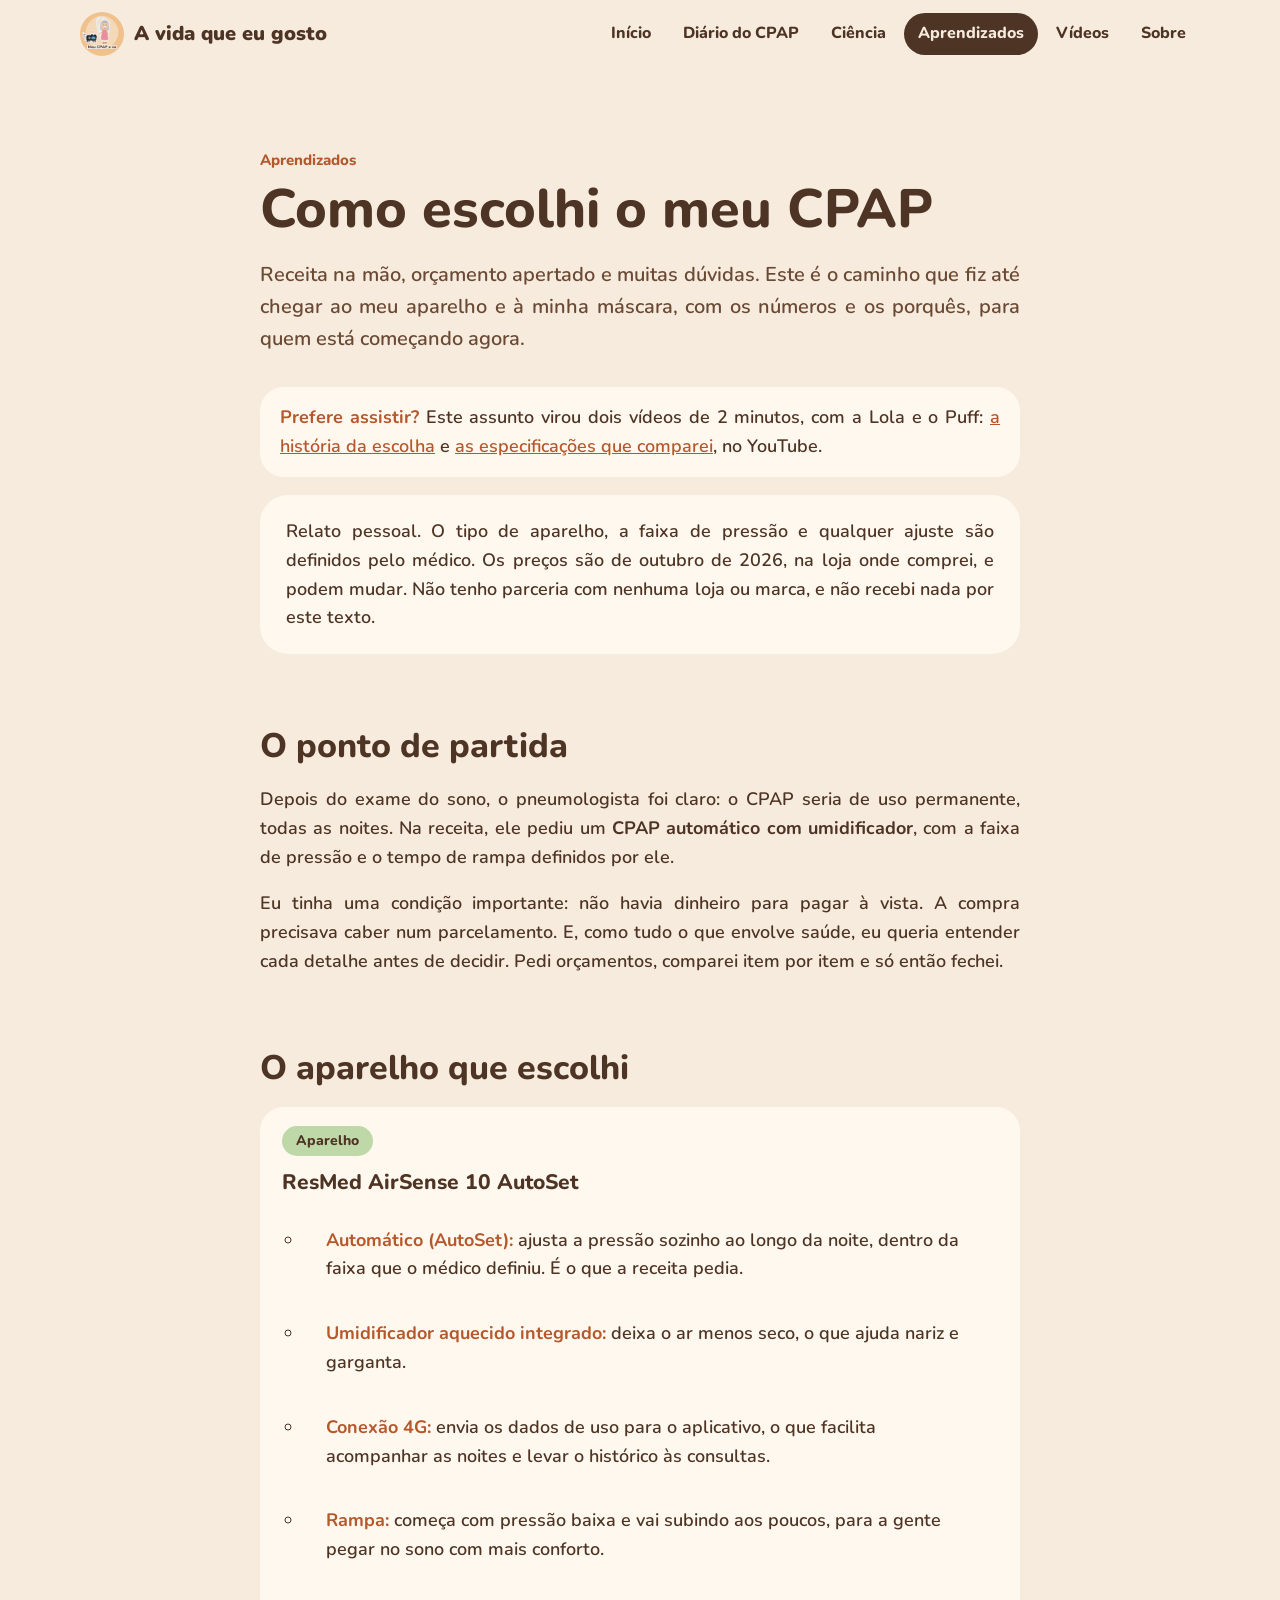
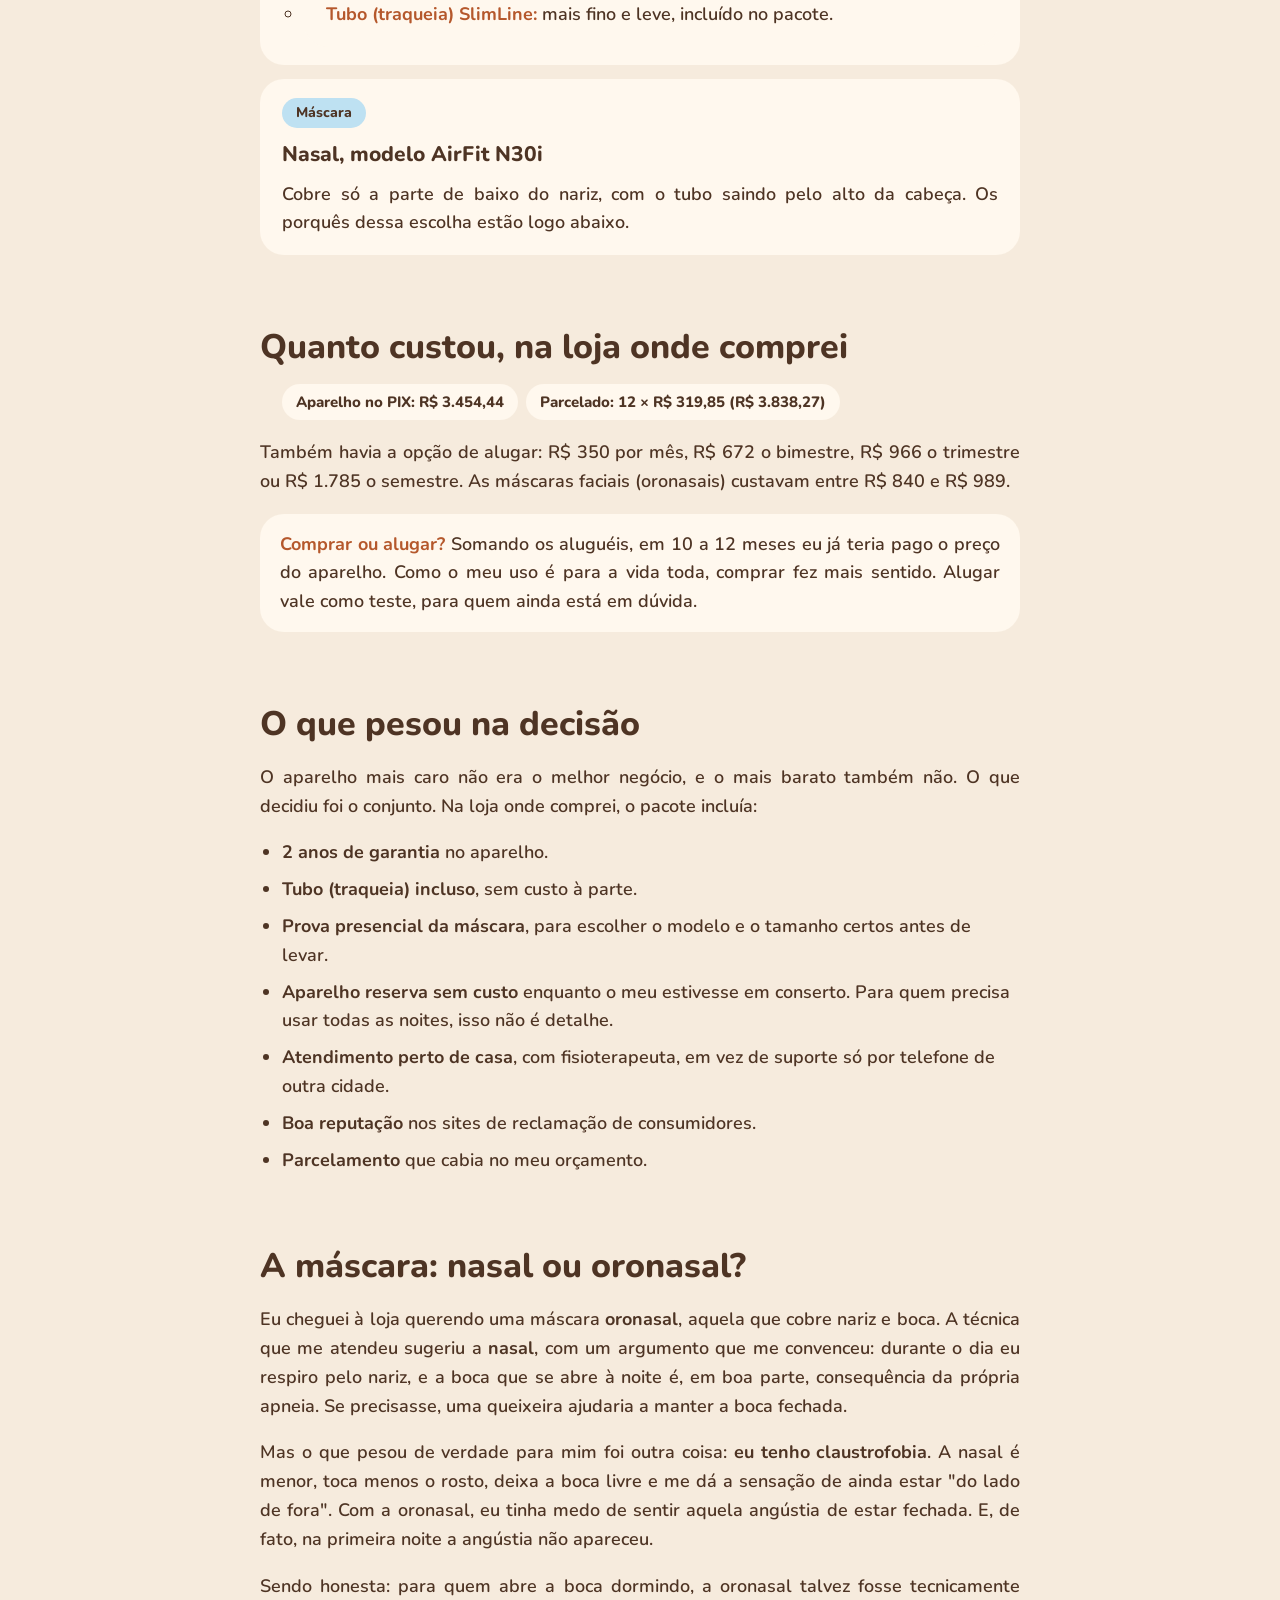
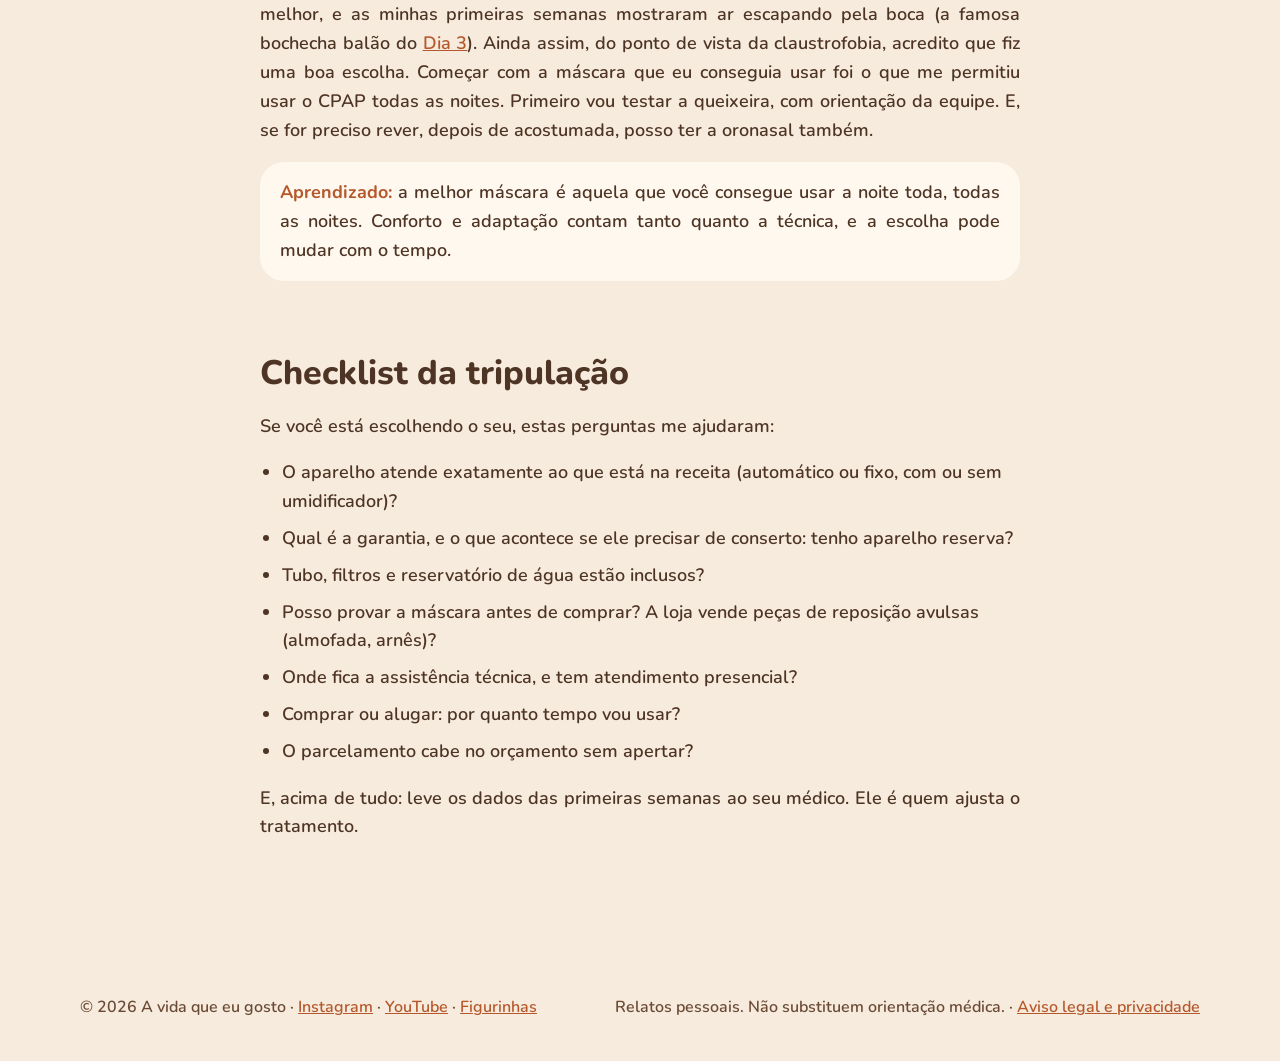
<file: escolha.html>
<!doctype html>
<html lang="pt-BR">
<head>
  <meta charset="utf-8">
  <meta name="viewport" content="width=device-width, initial-scale=1">
  <title>Como escolhi o meu CPAP · A vida que eu gosto</title>
  <meta name="description" content="Como escolhi meu aparelho de CPAP e minha máscara: especificações, preços, comprar ou alugar, nasal ou oronasal e um checklist para quem está começando.">
  <meta property="og:type" content="website">
  <meta property="og:locale" content="pt_BR">
  <meta property="og:site_name" content="A vida que eu gosto">
  <meta property="og:title" content="Como escolhi o meu CPAP · A vida que eu gosto">
  <meta property="og:description" content="Como escolhi meu aparelho de CPAP e minha máscara: especificações, preços, comprar ou alugar, nasal ou oronasal e um checklist para quem está começando.">
  <meta property="og:url" content="https://vidaqueeugosto.vercel.app/escolha.html">
  <meta property="og:image" content="https://vidaqueeugosto.vercel.app/img/compartilhar.png">
  <meta property="og:image:width" content="1200">
  <meta property="og:image:height" content="630">
  <meta property="og:image:alt" content="Ilustração da Vera passeando com o CPAP, que virou um cachorrinho, ao lado do título A vida que eu gosto">
  <meta name="twitter:card" content="summary_large_image">
  <link rel="icon" href="img/avatar.svg" type="image/svg+xml">
  <link rel="stylesheet" href="css/style.css?v=6">
</head>
<body>

<header class="topo">
  <div class="container">
    <a class="marca" href="index.html"><img src="img/eu-e-meu-cpap-perfil.webp" alt="">A vida que eu gosto</a>
    <nav class="menu" aria-label="Menu principal">
      <a href="index.html" >Início</a>
      <a href="diario.html">Diário do CPAP</a>
      <a href="ciencia.html">Ciência</a>
      <a href="aprendizados.html" aria-current="page">Aprendizados</a>
      <a href="videos.html">Vídeos</a>
      <a href="sobre.html">Sobre</a>
    </nav>
  </div>
</header>

<main>
  <article class="leitura">
    <div class="container">
      <p class="quando-topo">Aprendizados</p>
      <h1>Como escolhi o meu CPAP</h1>
      <p class="abre">Receita na mão, orçamento apertado e muitas dúvidas. Este é o caminho que fiz até chegar ao meu aparelho e à minha máscara, com os números e os porquês, para quem está começando agora.</p>
      <p class="licao"><strong>Prefere assistir?</strong> Este assunto virou dois vídeos de 2 minutos, com a Lola e o Puff: <a href="https://www.youtube.com/watch?v=mObScZk4wmY" rel="noopener">a história da escolha</a> e <a href="https://www.youtube.com/watch?v=370920Jxix4" rel="noopener">as especificações que comparei</a>, no YouTube.</p>

      <div class="aviso">
        <p>Relato pessoal. O tipo de aparelho, a faixa de pressão e qualquer ajuste são definidos pelo médico. Os preços são de outubro de 2026, na loja onde comprei, e podem mudar. Não tenho parceria com nenhuma loja ou marca, e não recebi nada por este texto.</p>
      </div>

      <h2>O ponto de partida</h2>
      <p>Depois do exame do sono, o pneumologista foi claro: o CPAP seria de uso permanente, todas as noites. Na receita, ele pediu um <strong>CPAP automático com umidificador</strong>, com a faixa de pressão e o tempo de rampa definidos por ele.</p>
      <p>Eu tinha uma condição importante: não havia dinheiro para pagar à vista. A compra precisava caber num parcelamento. E, como tudo o que envolve saúde, eu queria entender cada detalhe antes de decidir. Pedi orçamentos, comparei item por item e só então fechei.</p>

      <h2>O aparelho que escolhi</h2>
      <ul class="indicacoes">
        <li>
          <span class="forca forte">Aparelho</span>
          <h3>ResMed AirSense 10 AutoSet</h3>
          <ul>
            <li><strong>Automático (AutoSet):</strong> ajusta a pressão sozinho ao longo da noite, dentro da faixa que o médico definiu. É o que a receita pedia.</li>
            <li><strong>Umidificador aquecido integrado:</strong> deixa o ar menos seco, o que ajuda nariz e garganta.</li>
            <li><strong>Conexão 4G:</strong> envia os dados de uso para o aplicativo, o que facilita acompanhar as noites e levar o histórico às consultas.</li>
            <li><strong>Rampa:</strong> começa com pressão baixa e vai subindo aos poucos, para a gente pegar no sono com mais conforto.</li>
            <li><strong>Tubo (traqueia) SlimLine:</strong> mais fino e leve, incluído no pacote.</li>
          </ul>
        </li>
        <li>
          <span class="forca condicional">Máscara</span>
          <h3>Nasal, modelo AirFit N30i</h3>
          <p>Cobre só a parte de baixo do nariz, com o tubo saindo pelo alto da cabeça. Os porquês dessa escolha estão logo abaixo.</p>
        </li>
      </ul>

      <h2>Quanto custou, na loja onde comprei</h2>
      <ul class="boletim">
        <li>Aparelho no PIX: R$ 3.454,44</li>
        <li>Parcelado: 12 × R$ 319,85 (R$ 3.838,27)</li>
      </ul>
      <p>Também havia a opção de alugar: R$ 350 por mês, R$ 672 o bimestre, R$ 966 o trimestre ou R$ 1.785 o semestre. As máscaras faciais (oronasais) custavam entre R$ 840 e R$ 989.</p>
      <p class="licao"><strong>Comprar ou alugar?</strong> Somando os aluguéis, em 10 a 12 meses eu já teria pago o preço do aparelho. Como o meu uso é para a vida toda, comprar fez mais sentido. Alugar vale como teste, para quem ainda está em dúvida.</p>

      <h2>O que pesou na decisão</h2>
      <p>O aparelho mais caro não era o melhor negócio, e o mais barato também não. O que decidiu foi o conjunto. Na loja onde comprei, o pacote incluía:</p>
      <ul>
        <li><strong>2 anos de garantia</strong> no aparelho.</li>
        <li><strong>Tubo (traqueia) incluso</strong>, sem custo à parte.</li>
        <li><strong>Prova presencial da máscara</strong>, para escolher o modelo e o tamanho certos antes de levar.</li>
        <li><strong>Aparelho reserva sem custo</strong> enquanto o meu estivesse em conserto. Para quem precisa usar todas as noites, isso não é detalhe.</li>
        <li><strong>Atendimento perto de casa</strong>, com fisioterapeuta, em vez de suporte só por telefone de outra cidade.</li>
        <li><strong>Boa reputação</strong> nos sites de reclamação de consumidores.</li>
        <li><strong>Parcelamento</strong> que cabia no meu orçamento.</li>
      </ul>

      <h2>A máscara: nasal ou oronasal?</h2>
      <p>Eu cheguei à loja querendo uma máscara <strong>oronasal</strong>, aquela que cobre nariz e boca. A técnica que me atendeu sugeriu a <strong>nasal</strong>, com um argumento que me convenceu: durante o dia eu respiro pelo nariz, e a boca que se abre à noite é, em boa parte, consequência da própria apneia. Se precisasse, uma queixeira ajudaria a manter a boca fechada.</p>
      <p>Mas o que pesou de verdade para mim foi outra coisa: <strong>eu tenho claustrofobia</strong>. A nasal é menor, toca menos o rosto, deixa a boca livre e me dá a sensação de ainda estar "do lado de fora". Com a oronasal, eu tinha medo de sentir aquela angústia de estar fechada. E, de fato, na primeira noite a angústia não apareceu.</p>
      <p>Sendo honesta: para quem abre a boca dormindo, a oronasal talvez fosse tecnicamente melhor, e as minhas primeiras semanas mostraram ar escapando pela boca (a famosa bochecha balão do <a href="diario.html#dia-3">Dia 3</a>). Ainda assim, do ponto de vista da claustrofobia, acredito que fiz uma boa escolha. Começar com a máscara que eu conseguia usar foi o que me permitiu usar o CPAP todas as noites. Primeiro vou testar a queixeira, com orientação da equipe. E, se for preciso rever, depois de acostumada, posso ter a oronasal também.</p>
      <p class="licao"><strong>Aprendizado:</strong> a melhor máscara é aquela que você consegue usar a noite toda, todas as noites. Conforto e adaptação contam tanto quanto a técnica, e a escolha pode mudar com o tempo.</p>

      <h2>Checklist da tripulação</h2>
      <p>Se você está escolhendo o seu, estas perguntas me ajudaram:</p>
      <ul>
        <li>O aparelho atende exatamente ao que está na receita (automático ou fixo, com ou sem umidificador)?</li>
        <li>Qual é a garantia, e o que acontece se ele precisar de conserto: tenho aparelho reserva?</li>
        <li>Tubo, filtros e reservatório de água estão inclusos?</li>
        <li>Posso provar a máscara antes de comprar? A loja vende peças de reposição avulsas (almofada, arnês)?</li>
        <li>Onde fica a assistência técnica, e tem atendimento presencial?</li>
        <li>Comprar ou alugar: por quanto tempo vou usar?</li>
        <li>O parcelamento cabe no orçamento sem apertar?</li>
      </ul>
      <p>E, acima de tudo: leve os dados das primeiras semanas ao seu médico. Ele é quem ajusta o tratamento.</p>
    </div>
  </article>
</main>

<footer class="rodape">
  <div class="container">
    <p>© 2026 A vida que eu gosto · <a href="https://www.instagram.com/avidaqueeugosto/" rel="noopener">Instagram</a> · <a href="https://www.youtube.com/@avidaqueeugostocpap" rel="noopener">YouTube</a> · <a href="figurinhas.html">Figurinhas</a></p>
    <p>Relatos pessoais. Não substituem orientação médica. · <a href="aviso.html">Aviso legal e privacidade</a></p>
  </div>
</footer>

</body>
</html>
</file>
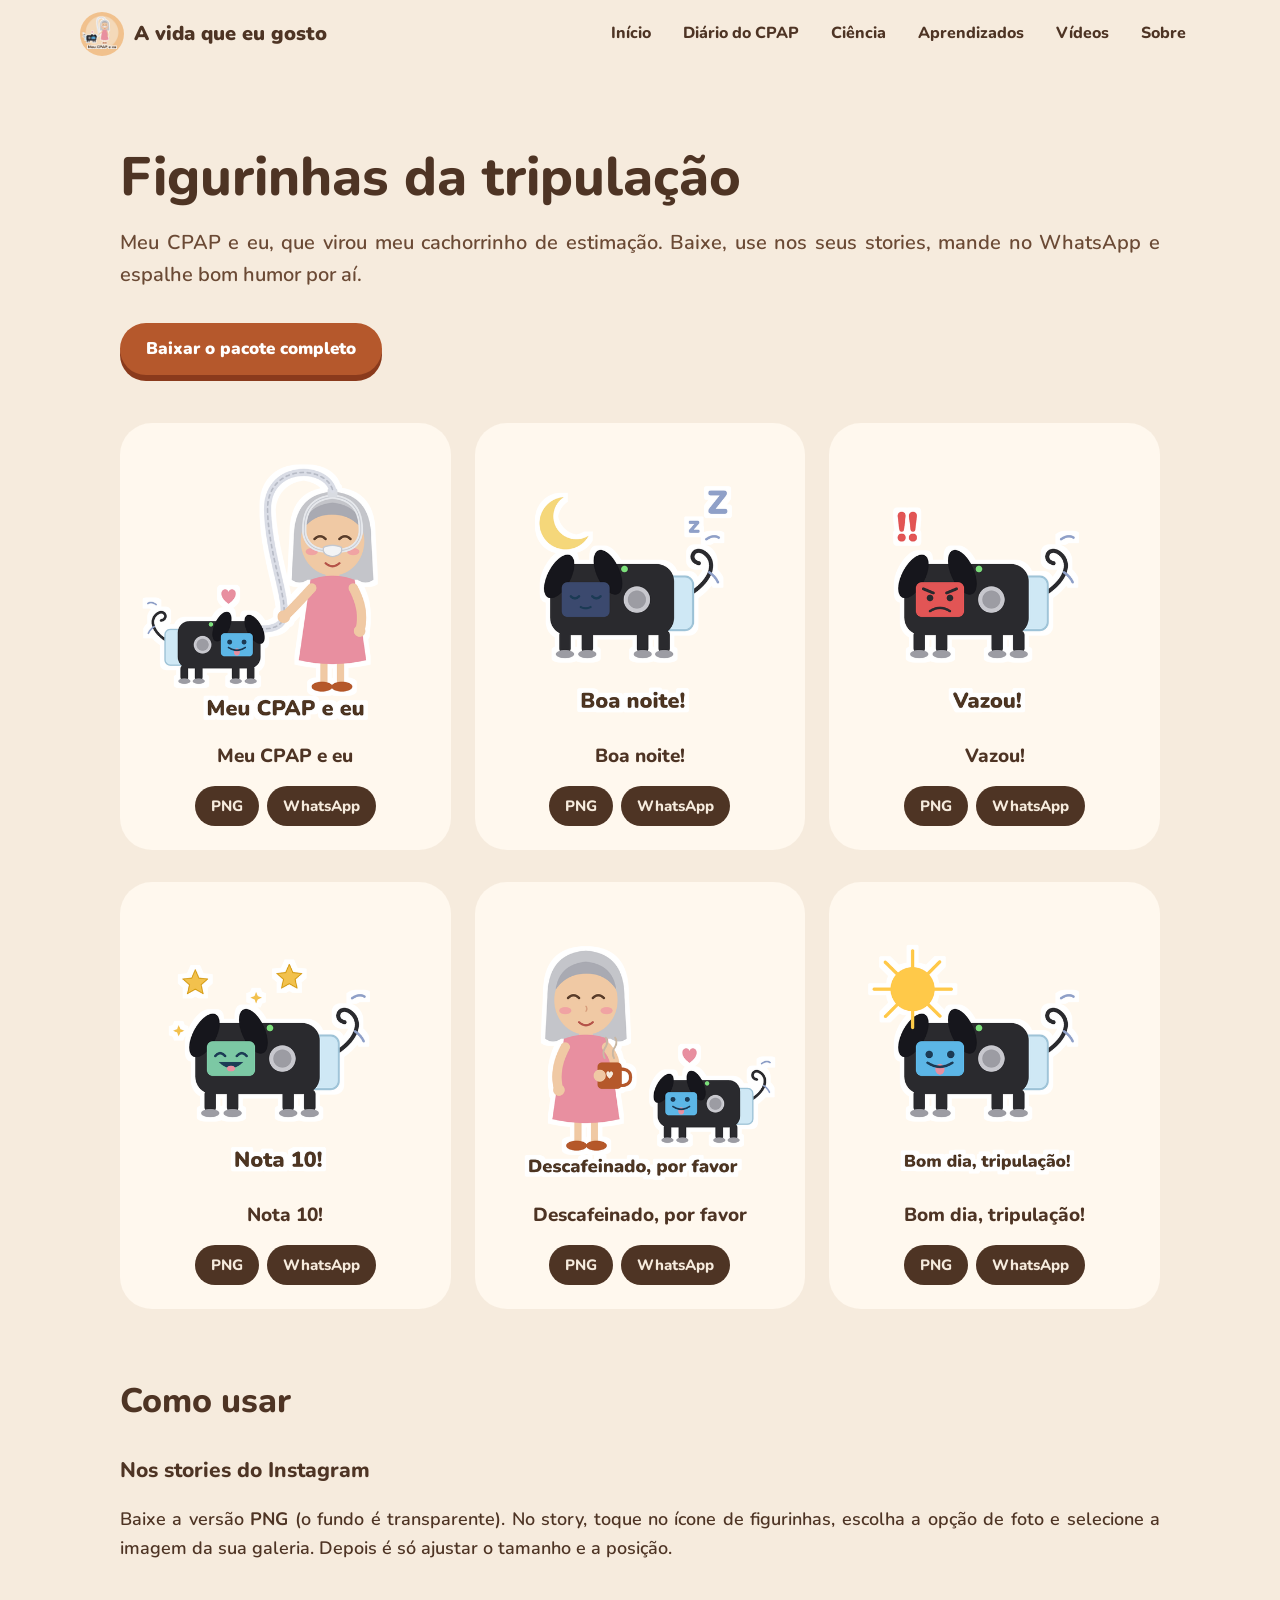
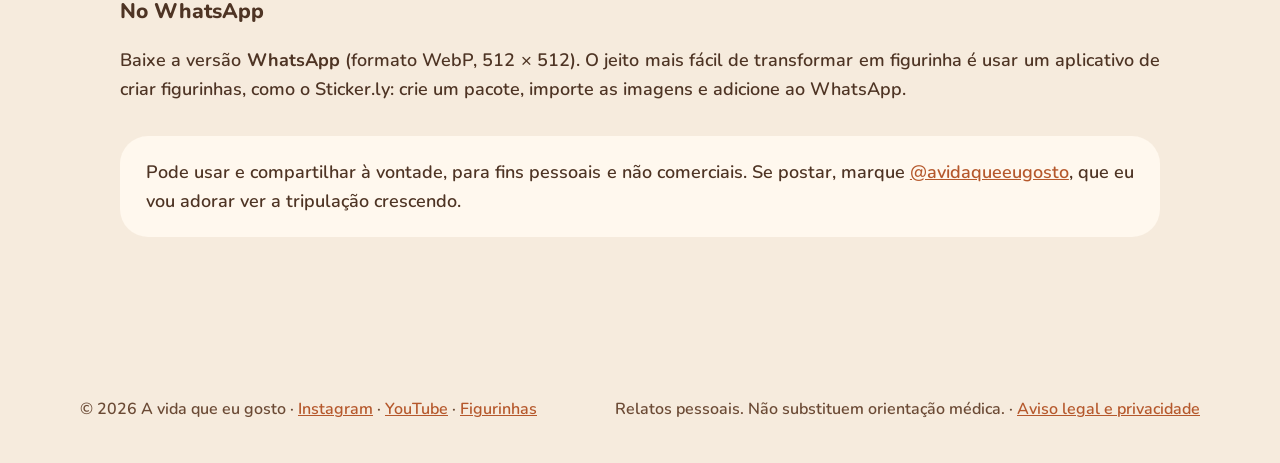
<file: figurinhas.html>
<!doctype html>
<html lang="pt-BR">
<head>
  <meta charset="utf-8">
  <meta name="viewport" content="width=device-width, initial-scale=1">
  <title>Figurinhas · A vida que eu gosto</title>
  <meta name="description" content="Figurinhas gratuitas da tripulação do CPAP: baixe e use nos seus stories e no WhatsApp.">
  <meta property="og:type" content="website">
  <meta property="og:locale" content="pt_BR">
  <meta property="og:site_name" content="A vida que eu gosto">
  <meta property="og:title" content="Figurinhas da tripulação · A vida que eu gosto">
  <meta property="og:description" content="Figurinhas gratuitas da tripulação do CPAP: baixe e use nos seus stories e no WhatsApp.">
  <meta property="og:url" content="https://vidaqueeugosto.vercel.app/figurinhas.html">
  <meta property="og:image" content="https://vidaqueeugosto.vercel.app/figurinhas/01-eu-e-meu-cpap.png">
  <meta property="og:image:width" content="512">
  <meta property="og:image:height" content="512">
  <meta property="og:image:alt" content="Ilustração da Vera de corpo inteiro segurando uma caneca de café, com o CPAP cachorrinho ao lado, ao lado do título A vida que eu gosto">
  <meta name="twitter:card" content="summary_large_image">
  <link rel="icon" href="img/avatar.svg" type="image/svg+xml">
  <link rel="stylesheet" href="css/style.css?v=6">
</head>
<body>

<header class="topo">
  <div class="container">
    <a class="marca" href="index.html"><img src="img/eu-e-meu-cpap-perfil.webp" alt="">A vida que eu gosto</a>
    <nav class="menu" aria-label="Menu principal">
      <a href="index.html" >Início</a>
      <a href="diario.html">Diário do CPAP</a>
      <a href="ciencia.html">Ciência</a>
      <a href="aprendizados.html">Aprendizados</a>
      <a href="videos.html">Vídeos</a>
      <a href="sobre.html">Sobre</a>
    </nav>
  </div>
</header>

<main>
  <section class="leitura">
    <div class="container" style="width: min(1040px, 100% - 32px)">
      <h1>Figurinhas da tripulação</h1>
      <p class="abre">Meu CPAP e eu, que virou meu cachorrinho de estimação. Baixe, use nos seus stories, mande no WhatsApp e espalhe bom humor por aí.</p>
      <div class="botoes" style="margin-bottom: 48px">
        <a class="botao botao-principal" href="figurinhas/pacote-figurinhas.zip" download>Baixar o pacote completo</a>
      </div>
      <ul class="figurinhas">
        <li class="figurinha">
          <img src="figurinhas/01-eu-e-meu-cpap.png" alt="Figurinha: Vera passeando com o CPAP, que virou um cachorrinho, com a mangueira como coleira" width="512" height="512" loading="lazy">
          <h3>Meu CPAP e eu</h3>
          <div class="baixar">
            <a href="figurinhas/01-eu-e-meu-cpap.png" download>PNG</a>
            <a href="figurinhas/01-eu-e-meu-cpap.webp" download>WhatsApp</a>
          </div>
        </li>
        <li class="figurinha">
          <img src="figurinhas/02-boa-noite.png" alt="Figurinha: O CPAP cachorrinho dormindo, com lua e zzz" width="512" height="512" loading="lazy">
          <h3>Boa noite!</h3>
          <div class="baixar">
            <a href="figurinhas/02-boa-noite.png" download>PNG</a>
            <a href="figurinhas/02-boa-noite.webp" download>WhatsApp</a>
          </div>
        </li>
        <li class="figurinha">
          <img src="figurinhas/03-vazou.png" alt="Figurinha: O CPAP cachorrinho de cara brava e tela vermelha" width="512" height="512" loading="lazy">
          <h3>Vazou!</h3>
          <div class="baixar">
            <a href="figurinhas/03-vazou.png" download>PNG</a>
            <a href="figurinhas/03-vazou.webp" download>WhatsApp</a>
          </div>
        </li>
        <li class="figurinha">
          <img src="figurinhas/04-nota-10.png" alt="Figurinha: O CPAP cachorrinho orgulhoso, cercado de estrelas" width="512" height="512" loading="lazy">
          <h3>Nota 10!</h3>
          <div class="baixar">
            <a href="figurinhas/04-nota-10.png" download>PNG</a>
            <a href="figurinhas/04-nota-10.webp" download>WhatsApp</a>
          </div>
        </li>
        <li class="figurinha">
          <img src="figurinhas/05-descafeinado.png" alt="Figurinha: Vera de corpo inteiro segurando uma caneca de café, com o CPAP cachorrinho ao lado" width="512" height="512" loading="lazy">
          <h3>Descafeinado, por favor</h3>
          <div class="baixar">
            <a href="figurinhas/05-descafeinado.png" download>PNG</a>
            <a href="figurinhas/05-descafeinado.webp" download>WhatsApp</a>
          </div>
        </li>
        <li class="figurinha">
          <img src="figurinhas/06-bom-dia.png" alt="Figurinha: O CPAP cachorrinho feliz, com um sol" width="512" height="512" loading="lazy">
          <h3>Bom dia, tripulação!</h3>
          <div class="baixar">
            <a href="figurinhas/06-bom-dia.png" download>PNG</a>
            <a href="figurinhas/06-bom-dia.webp" download>WhatsApp</a>
          </div>
        </li>
      </ul>

      <h2>Como usar</h2>
      <h3>Nos stories do Instagram</h3>
      <p>Baixe a versão <strong>PNG</strong> (o fundo é transparente). No story, toque no ícone de figurinhas, escolha a opção de foto e selecione a imagem da sua galeria. Depois é só ajustar o tamanho e a posição.</p>
      <h3>No WhatsApp</h3>
      <p>Baixe a versão <strong>WhatsApp</strong> (formato WebP, 512 × 512). O jeito mais fácil de transformar em figurinha é usar um aplicativo de criar figurinhas, como o Sticker.ly: crie um pacote, importe as imagens e adicione ao WhatsApp.</p>
      <div class="aviso" style="margin-top: 32px">
        <p>Pode usar e compartilhar à vontade, para fins pessoais e não comerciais. Se postar, marque <a href="https://www.instagram.com/avidaqueeugosto/" rel="noopener">@avidaqueeugosto</a>, que eu vou adorar ver a tripulação crescendo.</p>
      </div>
    </div>
  </section>
</main>

<footer class="rodape">
  <div class="container">
    <p>© 2026 A vida que eu gosto · <a href="https://www.instagram.com/avidaqueeugosto/" rel="noopener">Instagram</a> · <a href="https://www.youtube.com/@avidaqueeugostocpap" rel="noopener">YouTube</a> · <a href="figurinhas.html">Figurinhas</a></p>
    <p>Relatos pessoais. Não substituem orientação médica. · <a href="aviso.html">Aviso legal e privacidade</a></p>
  </div>
</footer>

</body>
</html>
</file>
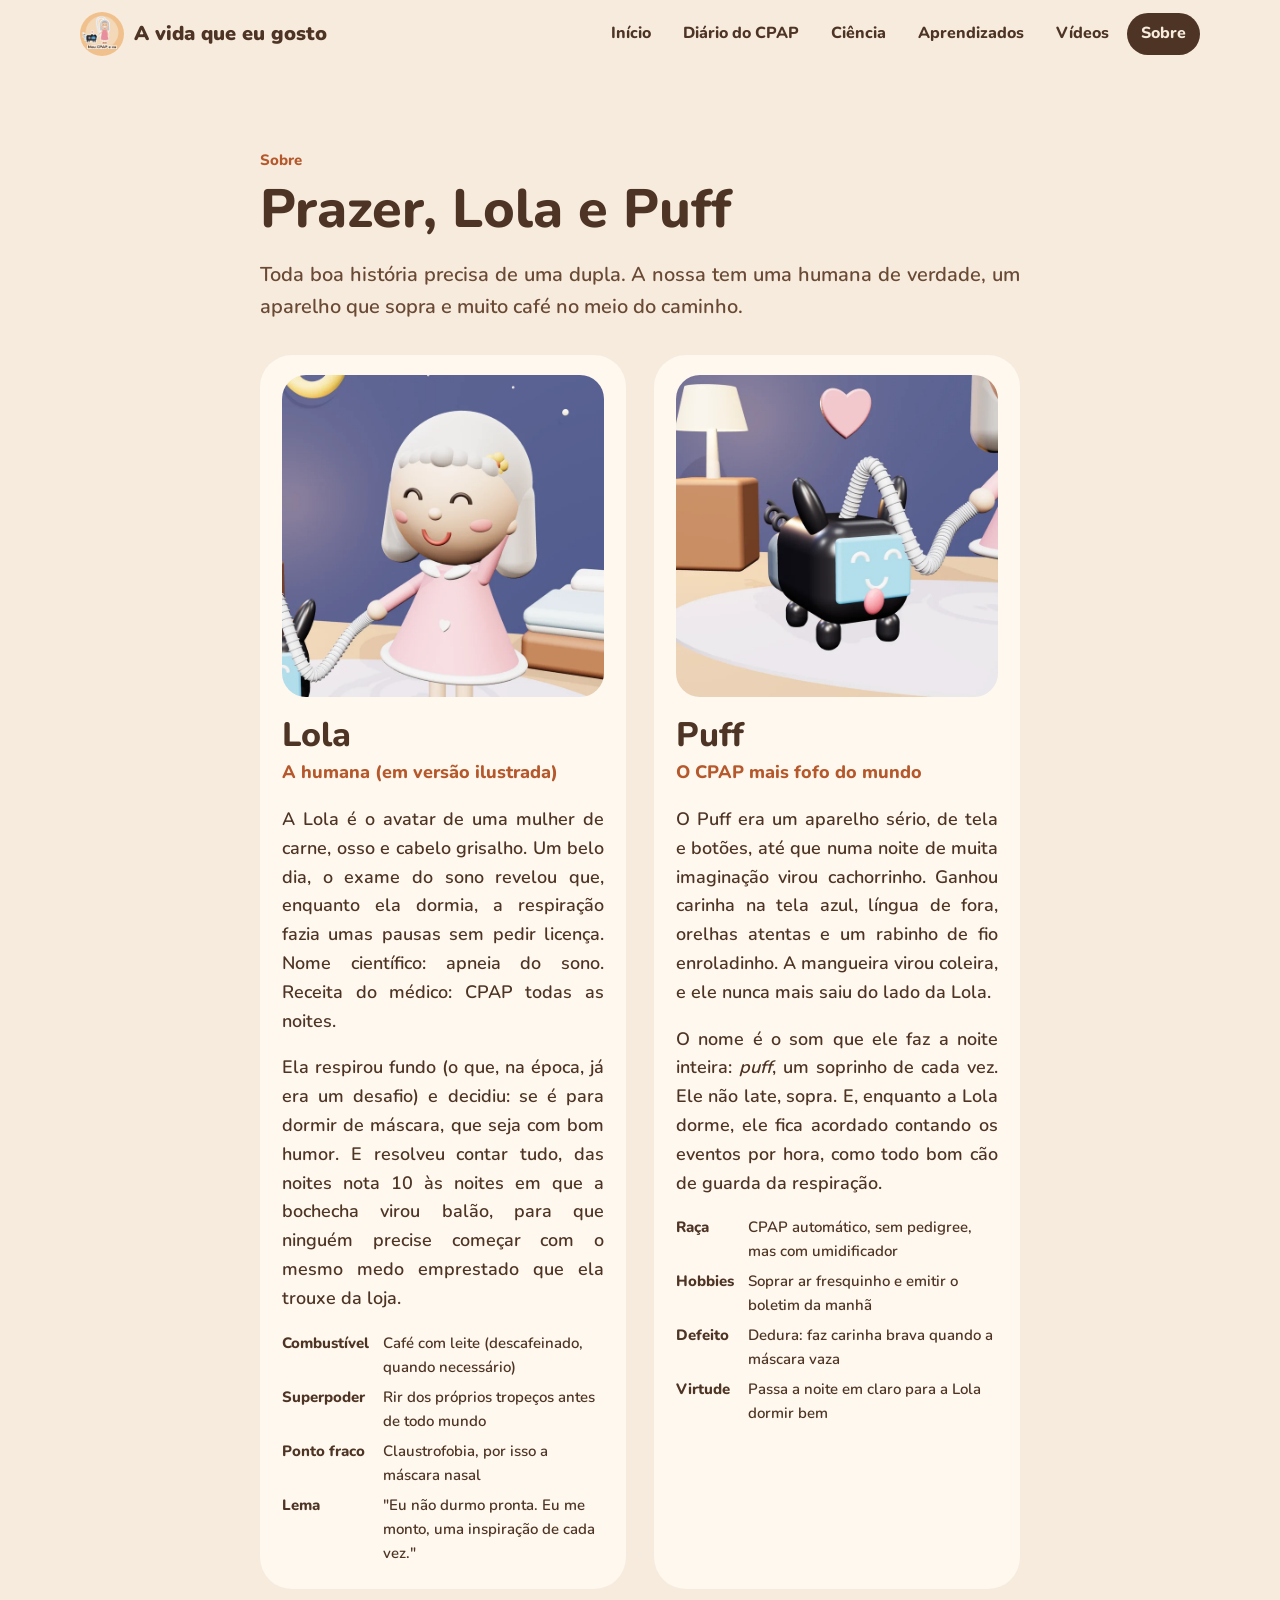
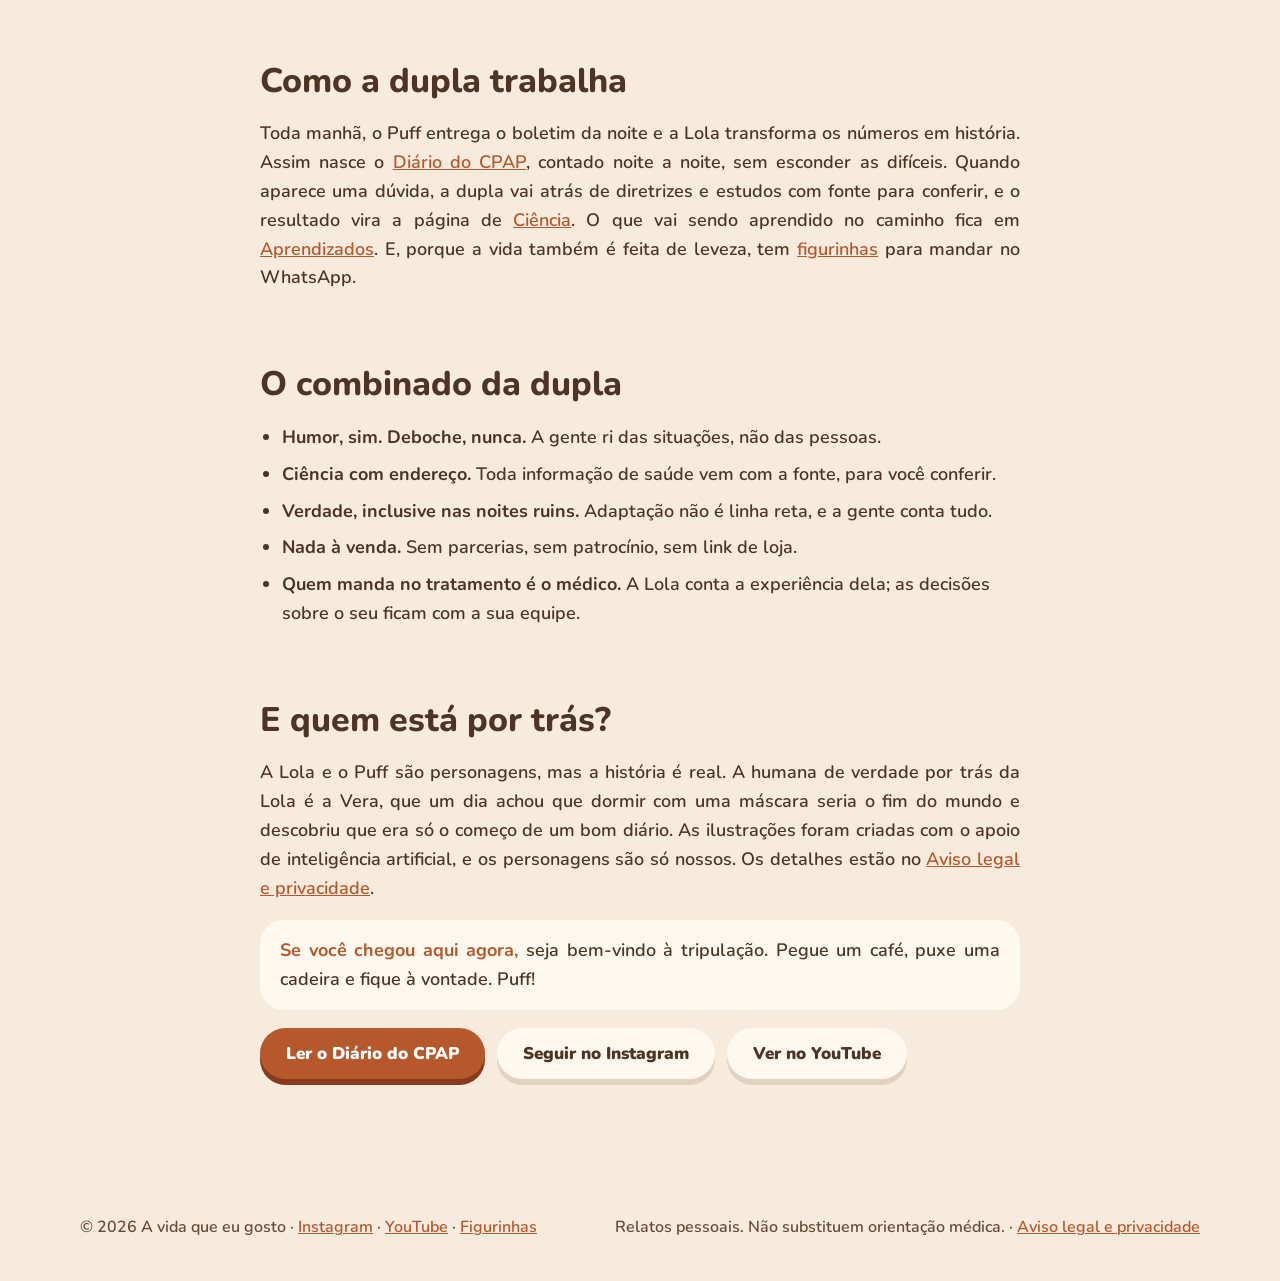
<file: sobre.html>
<!doctype html>
<html lang="pt-BR">
<head>
  <meta charset="utf-8">
  <meta name="viewport" content="width=device-width, initial-scale=1">
  <title>Sobre · A vida que eu gosto</title>
  <meta name="description" content="Conheça Lola e Puff: a humana que descobriu a apneia do sono e resolveu contar tudo com bom humor, e o CPAP que virou cachorrinho e sopra a noite inteira.">
  <meta property="og:type" content="website">
  <meta property="og:locale" content="pt_BR">
  <meta property="og:site_name" content="A vida que eu gosto">
  <meta property="og:title" content="Prazer, Lola e Puff · A vida que eu gosto">
  <meta property="og:description" content="Conheça Lola e Puff: a humana que descobriu a apneia do sono e resolveu contar tudo com bom humor, e o CPAP que virou cachorrinho e sopra a noite inteira.">
  <meta property="og:url" content="https://vidaqueeugosto.vercel.app/sobre.html">
  <meta property="og:image" content="https://vidaqueeugosto.vercel.app/img/compartilhar.png">
  <meta property="og:image:width" content="1200">
  <meta property="og:image:height" content="630">
  <meta property="og:image:alt" content="Ilustração da Vera passeando com o CPAP, que virou um cachorrinho, ao lado do título A vida que eu gosto">
  <meta name="twitter:card" content="summary_large_image">
  <link rel="icon" href="img/avatar.svg" type="image/svg+xml">
  <link rel="stylesheet" href="css/style.css?v=6">
</head>
<body>

<header class="topo">
  <div class="container">
    <a class="marca" href="index.html"><img src="img/eu-e-meu-cpap-perfil.webp" alt="">A vida que eu gosto</a>
    <nav class="menu" aria-label="Menu principal">
      <a href="index.html" >Início</a>
      <a href="diario.html">Diário do CPAP</a>
      <a href="ciencia.html">Ciência</a>
      <a href="aprendizados.html">Aprendizados</a>
      <a href="videos.html">Vídeos</a>
      <a href="sobre.html" aria-current="page">Sobre</a>
    </nav>
  </div>
</header>

<main>
  <article class="leitura">
    <div class="container">
      <p class="quando-topo">Sobre</p>
      <h1>Prazer, Lola e Puff</h1>
      <p class="abre">Toda boa história precisa de uma dupla. A nossa tem uma humana de verdade, um aparelho que sopra e muito café no meio do caminho.</p>

      <div class="dupla">
        <section class="perfil" id="lola">
          <img src="img/lola-3d.webp" width="720" height="720" alt="Lola em 3D: cabelo grisalho na altura dos ombros, olhos fechados sorrindo, bochechas rosadas, vestido rosa, acenando">
          <h2>Lola</h2>
          <p class="papel">A humana (em versão ilustrada)</p>
          <p>A Lola é o avatar de uma mulher de carne, osso e cabelo grisalho. Um belo dia, o exame do sono revelou que, enquanto ela dormia, a respiração fazia umas pausas sem pedir licença. Nome científico: apneia do sono. Receita do médico: CPAP todas as noites.</p>
          <p>Ela respirou fundo (o que, na época, já era um desafio) e decidiu: se é para dormir de máscara, que seja com bom humor. E resolveu contar tudo, das noites nota 10 às noites em que a bochecha virou balão, para que ninguém precise começar com o mesmo medo emprestado que ela trouxe da loja.</p>
          <dl class="ficha">
            <dt>Combustível</dt><dd>Café com leite (descafeinado, quando necessário)</dd>
            <dt>Superpoder</dt><dd>Rir dos próprios tropeços antes de todo mundo</dd>
            <dt>Ponto fraco</dt><dd>Claustrofobia, por isso a máscara nasal</dd>
            <dt>Lema</dt><dd>"Eu não durmo pronta. Eu me monto, uma inspiração de cada vez."</dd>
          </dl>
        </section>

        <section class="perfil" id="puff">
          <img src="img/puff-3d.webp" width="720" height="720" alt="Puff em 3D: aparelho de CPAP preto em forma de cachorrinho, com rosto de tela azul sorrindo, língua de fora, orelhas, rabinho de fio enrolado e um coração em cima">
          <h2>Puff</h2>
          <p class="papel">O CPAP mais fofo do mundo</p>
          <p>O Puff era um aparelho sério, de tela e botões, até que numa noite de muita imaginação virou cachorrinho. Ganhou carinha na tela azul, língua de fora, orelhas atentas e um rabinho de fio enroladinho. A mangueira virou coleira, e ele nunca mais saiu do lado da Lola.</p>
          <p>O nome é o som que ele faz a noite inteira: <em>puff</em>, um soprinho de cada vez. Ele não late, sopra. E, enquanto a Lola dorme, ele fica acordado contando os eventos por hora, como todo bom cão de guarda da respiração.</p>
          <dl class="ficha">
            <dt>Raça</dt><dd>CPAP automático, sem pedigree, mas com umidificador</dd>
            <dt>Hobbies</dt><dd>Soprar ar fresquinho e emitir o boletim da manhã</dd>
            <dt>Defeito</dt><dd>Dedura: faz carinha brava quando a máscara vaza</dd>
            <dt>Virtude</dt><dd>Passa a noite em claro para a Lola dormir bem</dd>
          </dl>
        </section>
      </div>

      <h2>Como a dupla trabalha</h2>
      <p>Toda manhã, o Puff entrega o boletim da noite e a Lola transforma os números em história. Assim nasce o <a href="diario.html">Diário do CPAP</a>, contado noite a noite, sem esconder as difíceis. Quando aparece uma dúvida, a dupla vai atrás de diretrizes e estudos com fonte para conferir, e o resultado vira a página de <a href="ciencia.html">Ciência</a>. O que vai sendo aprendido no caminho fica em <a href="aprendizados.html">Aprendizados</a>. E, porque a vida também é feita de leveza, tem <a href="figurinhas.html">figurinhas</a> para mandar no WhatsApp.</p>

      <h2>O combinado da dupla</h2>
      <ul class="combinado">
        <li><strong>Humor, sim. Deboche, nunca.</strong> A gente ri das situações, não das pessoas.</li>
        <li><strong>Ciência com endereço.</strong> Toda informação de saúde vem com a fonte, para você conferir.</li>
        <li><strong>Verdade, inclusive nas noites ruins.</strong> Adaptação não é linha reta, e a gente conta tudo.</li>
        <li><strong>Nada à venda.</strong> Sem parcerias, sem patrocínio, sem link de loja.</li>
        <li><strong>Quem manda no tratamento é o médico.</strong> A Lola conta a experiência dela; as decisões sobre o seu ficam com a sua equipe.</li>
      </ul>

      <h2>E quem está por trás?</h2>
      <p>A Lola e o Puff são personagens, mas a história é real. A humana de verdade por trás da Lola é a Vera, que um dia achou que dormir com uma máscara seria o fim do mundo e descobriu que era só o começo de um bom diário. As ilustrações foram criadas com o apoio de inteligência artificial, e os personagens são só nossos. Os detalhes estão no <a href="aviso.html">Aviso legal e privacidade</a>.</p>
      <p class="licao"><strong>Se você chegou aqui agora,</strong> seja bem-vindo à tripulação. Pegue um café, puxe uma cadeira e fique à vontade. Puff!</p>

      <div class="botoes">
        <a class="botao botao-principal" href="diario.html">Ler o Diário do CPAP</a>
        <a class="botao botao-secundario" href="https://www.instagram.com/avidaqueeugosto/" rel="noopener">Seguir no Instagram</a>
        <a class="botao botao-secundario" href="https://www.youtube.com/@avidaqueeugostocpap" rel="noopener">Ver no YouTube</a>
      </div>
    </div>
  </article>
</main>

<footer class="rodape">
  <div class="container">
    <p>© 2026 A vida que eu gosto · <a href="https://www.instagram.com/avidaqueeugosto/" rel="noopener">Instagram</a> · <a href="https://www.youtube.com/@avidaqueeugostocpap" rel="noopener">YouTube</a> · <a href="figurinhas.html">Figurinhas</a></p>
    <p>Relatos pessoais. Não substituem orientação médica. · <a href="aviso.html">Aviso legal e privacidade</a></p>
  </div>
</footer>

</body>
</html>
</file>
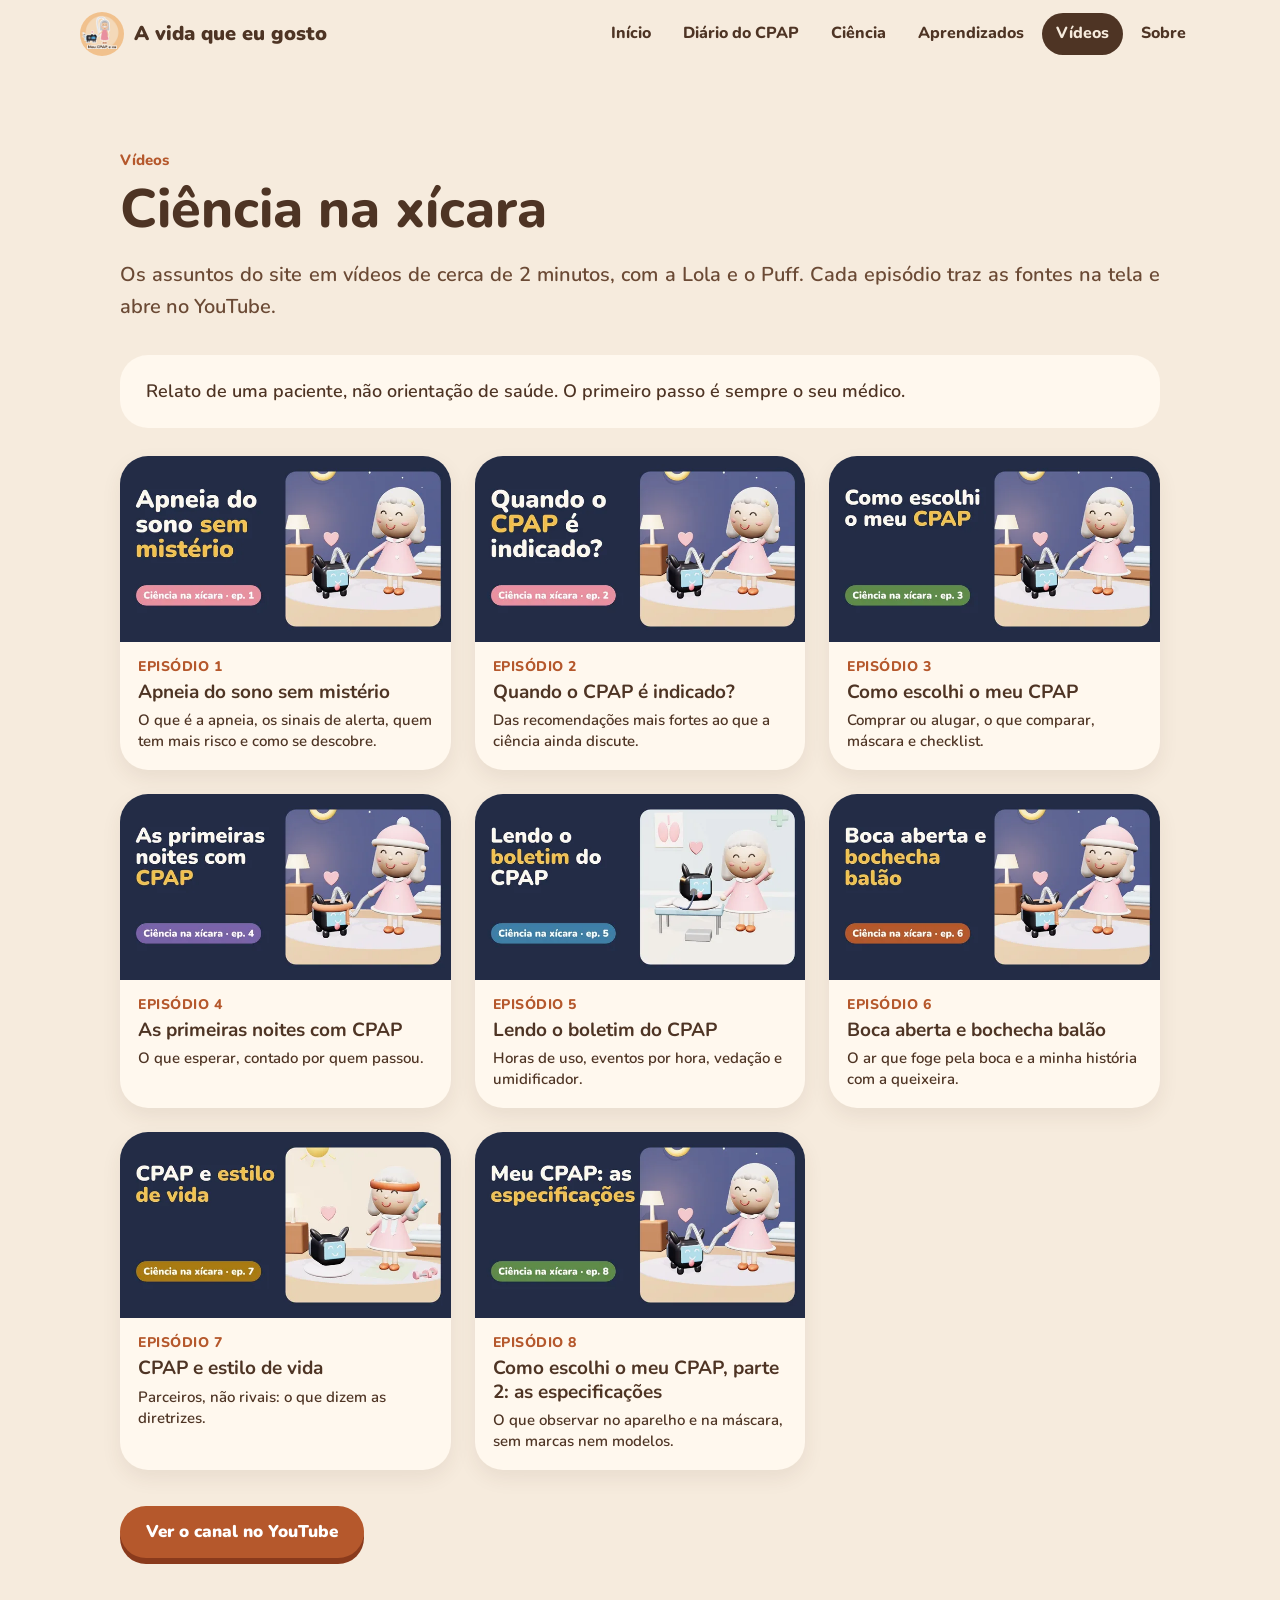
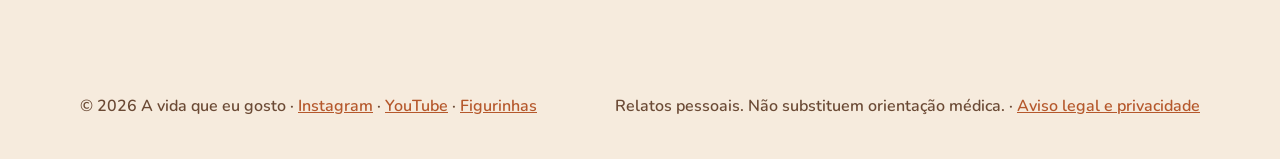
<file: videos.html>
<!doctype html>
<html lang="pt-BR">
<head>
  <meta charset="utf-8">
  <meta name="viewport" content="width=device-width, initial-scale=1">
  <title>Vídeos · A vida que eu gosto</title>
  <meta name="description" content="Ciência na xícara: apneia do sono e CPAP explicados em vídeos curtos, com a Lola e o Puff e as fontes na tela.">
  <meta property="og:type" content="website">
  <meta property="og:locale" content="pt_BR">
  <meta property="og:site_name" content="A vida que eu gosto">
  <meta property="og:title" content="Vídeos · A vida que eu gosto">
  <meta property="og:description" content="Ciência na xícara: apneia do sono e CPAP explicados em vídeos curtos, com a Lola e o Puff.">
  <meta property="og:url" content="https://vidaqueeugosto.vercel.app/sobre.html">
  <meta property="og:image" content="https://vidaqueeugosto.vercel.app/img/compartilhar.png">
  <meta property="og:image:width" content="1200">
  <meta property="og:image:height" content="630">
  <meta property="og:image:alt" content="Ilustração da Vera passeando com o CPAP, que virou um cachorrinho, ao lado do título A vida que eu gosto">
  <meta name="twitter:card" content="summary_large_image">
  <link rel="icon" href="img/avatar.svg" type="image/svg+xml">
  <link rel="stylesheet" href="css/style.css?v=6">
</head>
<body>

<header class="topo">
  <div class="container">
    <a class="marca" href="index.html"><img src="img/eu-e-meu-cpap-perfil.webp" alt="">A vida que eu gosto</a>
    <nav class="menu" aria-label="Menu principal">
      <a href="index.html" >Início</a>
      <a href="diario.html">Diário do CPAP</a>
      <a href="ciencia.html">Ciência</a>
      <a href="aprendizados.html">Aprendizados</a>
      <a href="videos.html" aria-current="page">Vídeos</a>
      <a href="sobre.html">Sobre</a>
    </nav>
  </div>
</header>

<main>
  <article class="leitura">
    <div class="container" style="width: min(1040px, 100% - 32px)">
      <p class="quando-topo">Vídeos</p>
      <h1>Ciência na xícara</h1>
      <p class="abre">Os assuntos do site em vídeos de cerca de 2 minutos, com a Lola e o Puff. Cada episódio traz as fontes na tela e abre no YouTube.</p>
      <div class="aviso"><p>Relato de uma paciente, não orientação de saúde. O primeiro passo é sempre o seu médico.</p></div>
      <div class="videos">
        <a class="video" href="https://www.youtube.com/watch?v=ZxUa_YAVLrw" rel="noopener">
          <img src="img/videos/ep1.webp" width="640" height="360" alt="Miniatura do episódio 1: Apneia do sono sem mistério" loading="lazy">
          <span class="ep">Episódio 1</span>
          <strong>Apneia do sono sem mistério</strong>
          <span class="desc">O que é a apneia, os sinais de alerta, quem tem mais risco e como se descobre.</span>
        </a>
        <a class="video" href="https://www.youtube.com/watch?v=DFmU0SU1A7s" rel="noopener">
          <img src="img/videos/ep2.webp" width="640" height="360" alt="Miniatura do episódio 2: Quando o CPAP é indicado?" loading="lazy">
          <span class="ep">Episódio 2</span>
          <strong>Quando o CPAP é indicado?</strong>
          <span class="desc">Das recomendações mais fortes ao que a ciência ainda discute.</span>
        </a>
        <a class="video" href="https://www.youtube.com/watch?v=mObScZk4wmY" rel="noopener">
          <img src="img/videos/ep3.webp" width="640" height="360" alt="Miniatura do episódio 3: Como escolhi o meu CPAP" loading="lazy">
          <span class="ep">Episódio 3</span>
          <strong>Como escolhi o meu CPAP</strong>
          <span class="desc">Comprar ou alugar, o que comparar, máscara e checklist.</span>
        </a>
        <a class="video" href="https://www.youtube.com/watch?v=ECEDxGwFOdM" rel="noopener">
          <img src="img/videos/ep4.webp" width="640" height="360" alt="Miniatura do episódio 4: As primeiras noites com CPAP" loading="lazy">
          <span class="ep">Episódio 4</span>
          <strong>As primeiras noites com CPAP</strong>
          <span class="desc">O que esperar, contado por quem passou.</span>
        </a>
        <a class="video" href="https://www.youtube.com/watch?v=RQGhEn1WcU8" rel="noopener">
          <img src="img/videos/ep5.webp" width="640" height="360" alt="Miniatura do episódio 5: Lendo o boletim do CPAP" loading="lazy">
          <span class="ep">Episódio 5</span>
          <strong>Lendo o boletim do CPAP</strong>
          <span class="desc">Horas de uso, eventos por hora, vedação e umidificador.</span>
        </a>
        <a class="video" href="https://www.youtube.com/watch?v=3k1h_Zfv86A" rel="noopener">
          <img src="img/videos/ep6.webp" width="640" height="360" alt="Miniatura do episódio 6: Boca aberta e bochecha balão" loading="lazy">
          <span class="ep">Episódio 6</span>
          <strong>Boca aberta e bochecha balão</strong>
          <span class="desc">O ar que foge pela boca e a minha história com a queixeira.</span>
        </a>
        <a class="video" href="https://www.youtube.com/watch?v=nT4T89j_-Lo" rel="noopener">
          <img src="img/videos/ep7.webp" width="640" height="360" alt="Miniatura do episódio 7: CPAP e estilo de vida" loading="lazy">
          <span class="ep">Episódio 7</span>
          <strong>CPAP e estilo de vida</strong>
          <span class="desc">Parceiros, não rivais: o que dizem as diretrizes.</span>
        </a>
        <a class="video" href="https://www.youtube.com/watch?v=370920Jxix4" rel="noopener">
          <img src="img/videos/ep8.webp" width="640" height="360" alt="Miniatura do episódio 8: Como escolhi o meu CPAP, parte 2" loading="lazy">
          <span class="ep">Episódio 8</span>
          <strong>Como escolhi o meu CPAP, parte 2: as especificações</strong>
          <span class="desc">O que observar no aparelho e na máscara, sem marcas nem modelos.</span>
        </a>
      </div>
      <div class="botoes">
        <a class="botao botao-principal" href="https://www.youtube.com/@avidaqueeugostocpap" rel="noopener">Ver o canal no YouTube</a>
      </div>
    </div>
  </article>
</main>

<footer class="rodape">
  <div class="container">
    <p>© 2026 A vida que eu gosto · <a href="https://www.instagram.com/avidaqueeugosto/" rel="noopener">Instagram</a> · <a href="https://www.youtube.com/@avidaqueeugostocpap" rel="noopener">YouTube</a> · <a href="figurinhas.html">Figurinhas</a></p>
    <p>Relatos pessoais. Não substituem orientação médica. · <a href="aviso.html">Aviso legal e privacidade</a></p>
  </div>
</footer>

</body>
</html>
</file>
<file: css/style.css>
@font-face { font-family: 'Nunito'; font-style: normal; font-weight: 600; font-display: swap; src: url('../fonts/nunito-latin-600-normal.woff2') format('woff2'); unicode-range: U+0000-00FF, U+0131, U+0152-0153, U+02BB-02BC, U+02C6, U+02DA, U+02DC, U+0304, U+0308, U+0329, U+2000-206F, U+20AC, U+2122, U+2191, U+2193, U+2212, U+2215, U+FEFF, U+FFFD; }
@font-face { font-family: 'Nunito'; font-style: normal; font-weight: 600; font-display: swap; src: url('../fonts/nunito-latin-ext-600-normal.woff2') format('woff2'); unicode-range: U+0100-02BA, U+02BD-02C5, U+02C7-02CC, U+02CE-02D7, U+02DD-02FF, U+0304, U+0308, U+0329, U+1D00-1DBF, U+1E00-1E9F, U+1EF2-1EFF, U+2020, U+20A0-20AB, U+20AD-20C0, U+2113, U+2C60-2C7F, U+A720-A7FF; }
@font-face { font-family: 'Nunito'; font-style: normal; font-weight: 700; font-display: swap; src: url('../fonts/nunito-latin-700-normal.woff2') format('woff2'); unicode-range: U+0000-00FF, U+0131, U+0152-0153, U+02BB-02BC, U+02C6, U+02DA, U+02DC, U+0304, U+0308, U+0329, U+2000-206F, U+20AC, U+2122, U+2191, U+2193, U+2212, U+2215, U+FEFF, U+FFFD; }
@font-face { font-family: 'Nunito'; font-style: normal; font-weight: 700; font-display: swap; src: url('../fonts/nunito-latin-ext-700-normal.woff2') format('woff2'); unicode-range: U+0100-02BA, U+02BD-02C5, U+02C7-02CC, U+02CE-02D7, U+02DD-02FF, U+0304, U+0308, U+0329, U+1D00-1DBF, U+1E00-1E9F, U+1EF2-1EFF, U+2020, U+20A0-20AB, U+20AD-20C0, U+2113, U+2C60-2C7F, U+A720-A7FF; }
@font-face { font-family: 'Nunito'; font-style: normal; font-weight: 800; font-display: swap; src: url('../fonts/nunito-latin-800-normal.woff2') format('woff2'); unicode-range: U+0000-00FF, U+0131, U+0152-0153, U+02BB-02BC, U+02C6, U+02DA, U+02DC, U+0304, U+0308, U+0329, U+2000-206F, U+20AC, U+2122, U+2191, U+2193, U+2212, U+2215, U+FEFF, U+FFFD; }
@font-face { font-family: 'Nunito'; font-style: normal; font-weight: 800; font-display: swap; src: url('../fonts/nunito-latin-ext-800-normal.woff2') format('woff2'); unicode-range: U+0100-02BA, U+02BD-02C5, U+02C7-02CC, U+02CE-02D7, U+02DD-02FF, U+0304, U+0308, U+0329, U+1D00-1DBF, U+1E00-1E9F, U+1EF2-1EFF, U+2020, U+20A0-20AB, U+20AD-20C0, U+2113, U+2C60-2C7F, U+A720-A7FF; }
@font-face { font-family: 'Nunito'; font-style: normal; font-weight: 900; font-display: swap; src: url('../fonts/nunito-latin-900-normal.woff2') format('woff2'); unicode-range: U+0000-00FF, U+0131, U+0152-0153, U+02BB-02BC, U+02C6, U+02DA, U+02DC, U+0304, U+0308, U+0329, U+2000-206F, U+20AC, U+2122, U+2191, U+2193, U+2212, U+2215, U+FEFF, U+FFFD; }
@font-face { font-family: 'Nunito'; font-style: normal; font-weight: 900; font-display: swap; src: url('../fonts/nunito-latin-ext-900-normal.woff2') format('woff2'); unicode-range: U+0100-02BA, U+02BD-02C5, U+02C7-02CC, U+02CE-02D7, U+02DD-02FF, U+0304, U+0308, U+0329, U+1D00-1DBF, U+1E00-1E9F, U+1EF2-1EFF, U+2020, U+20A0-20AB, U+20AD-20C0, U+2113, U+2C60-2C7F, U+A720-A7FF; }

:root {
  --creme: #F6EBDD;
  --creme-2: #FFF8EE;
  --cafe: #4E3424;
  --cafe-2: #6B4A35;
  --terracota: #B5582C;
  --noite: #232C47;
  --noite-2: #2E3A5C;
  --lilas: #DCD4E8;
  --amarelo: #F2C14E;
  --rosa: #E88FA0;
  --pessego: #F2C18E;
  --azul: #BEE1F2;
  --verde: #BFD8A8;
  --borda: #E2D3C0;
}

* { box-sizing: border-box; }

html { scroll-behavior: smooth; }

body {
  margin: 0;
  background: var(--creme);
  color: var(--cafe);
  font-family: 'Nunito', system-ui, sans-serif;
  font-size: 18px;
  line-height: 1.6;
  overflow-x: hidden;
}

p {
  text-align: justify;
  -webkit-hyphens: auto;
  hyphens: auto;
}

img { max-width: 100%; display: block; }

a { color: var(--terracota); }
a:hover { color: #8A3A1C; }

.container { width: min(1120px, 100% - 32px); margin-inline: auto; position: relative; }

/* Cabeçalho */
.topo {
  position: sticky; top: 0; z-index: 10;
  background: rgba(246, 235, 221, 0.94);
  backdrop-filter: blur(6px);
}
.topo .container {
  display: flex; align-items: center; justify-content: space-between;
  gap: 12px; flex-wrap: wrap; padding: 12px 0;
}
.marca {
  display: flex; align-items: center; gap: 10px;
  font-weight: 900; font-size: 20px; color: var(--cafe); text-decoration: none;
}
.marca img { width: 44px; height: 44px; border-radius: 50%; }
.menu { display: flex; gap: 4px; flex-wrap: wrap; }
.menu a {
  color: var(--cafe); text-decoration: none; font-weight: 800; font-size: 16px;
  padding: 8px 14px; border-radius: 999px; transition: transform .2s ease, background .2s ease;
}
.menu a:hover { background: var(--pessego); transform: rotate(-3deg); }
.menu a[aria-current="page"] { background: var(--cafe); color: var(--creme); }

/* Sublinhado ondulado nos títulos */
.ondinha {
  background-image: url("data:image/svg+xml,%3Csvg xmlns='http://www.w3.org/2000/svg' width='40' height='12' viewBox='0 0 40 12'%3E%3Cpath d='M0 6 Q10 0 20 6 T40 6' fill='none' stroke='%23F2C14E' stroke-width='5' stroke-linecap='round'/%3E%3C/svg%3E");
  background-repeat: repeat-x; background-position: 0 100%; background-size: 40px 12px;
  padding-bottom: 10px;
}

/* Abertura */
.abertura { padding: 104px 0 96px; position: relative; }
.abertura .container {
  display: grid; grid-template-columns: minmax(0, 1fr) minmax(0, 1.3fr);
  gap: 48px; align-items: center;
}
.moldura {
  position: relative; width: min(400px, 100%); margin-inline: auto;
}
.moldura::before {
  content: ""; position: absolute; inset: -18px -10px -6px -22px;
  background: var(--pessego);
  border-radius: 58% 42% 55% 45% / 48% 60% 40% 52%;
  animation: respirar 7s ease-in-out infinite;
}
.retrato {
  position: relative; width: 100%;
  border-radius: 46% 54% 50% 50% / 55% 45% 55% 45%;
}
@keyframes respirar {
  0%, 100% { transform: scale(1) rotate(0deg); }
  50% { transform: scale(1.04) rotate(3deg); }
}
.abertura h1 { font-size: clamp(38px, 5vw, 58px); line-height: 1.1; margin: 0 0 24px; font-weight: 800; letter-spacing: -0.5px; }
.abertura .lema { font-size: 20px; font-weight: 600; line-height: 1.6; color: var(--cafe-2); margin: 0 0 8px; text-align: left; }
.abertura .cafe-nota { font-size: 20px; font-weight: 600; line-height: 1.6; color: var(--cafe-2); margin: 0 0 40px; text-align: left; }

.botoes { display: flex; gap: 12px; flex-wrap: wrap; }
.botao {
  display: inline-flex; align-items: center; justify-content: center; min-height: 50px;
  padding: 12px 26px; border-radius: 999px; font-weight: 900; text-decoration: none; font-size: 17px;
  transition: transform .2s ease, box-shadow .2s ease;
}
.botao:hover { transform: translateY(-3px) rotate(-2deg); }
.botao-principal { background: var(--terracota); color: #FFFFFF; box-shadow: 0 6px 0 #8A3A1C; }
.botao-principal:hover { color: #FFFFFF; }
.botao-secundario { background: var(--creme-2); color: var(--cafe); box-shadow: 0 6px 0 var(--borda); }
.botao-secundario:hover { color: var(--cafe); }

/* Enfeites flutuantes */
.enfeite { position: absolute; pointer-events: none; animation: flutuar 6s ease-in-out infinite; }
.enfeite.e2 { animation-delay: -2s; }
.enfeite.e3 { animation-delay: -4s; }
@keyframes flutuar {
  0%, 100% { transform: translateY(0) rotate(0deg); }
  50% { transform: translateY(-12px) rotate(8deg); }
}

/* Ondas entre seções */
.onda { display: block; width: 100%; height: 70px; }

/* Seções */
.secao { padding: 56px 0 64px; position: relative; }
.secao h2 { font-size: clamp(30px, 4vw, 46px); line-height: 1.15; margin: 0 0 16px; font-weight: 900; display: inline-block; }
.secao .intro { max-width: 720px; margin: 0 0 40px; color: var(--cafe-2); font-size: 19px; }

.selo {
  display: inline-block; background: var(--amarelo); color: var(--noite);
  font-weight: 900; border-radius: 999px; padding: 5px 18px; font-size: 15px; margin-bottom: 14px;
  transform: rotate(-3deg);
}

/* Diário em destaque */
.diario { background: var(--noite); color: #F6EBDD; }
.diario .intro { color: var(--lilas); }
.diario h2 { color: #F6EBDD; }

.destaque {
  display: grid; grid-template-columns: minmax(0, 1.1fr) minmax(0, 1fr); gap: 40px; align-items: center;
  margin-bottom: 56px;
}
.destaque img { border-radius: 16px; }
.destaque h3 { font-size: clamp(26px, 3vw, 34px); line-height: 1.15; margin: 0 0 12px; color: #F6EBDD; }
.destaque p { color: var(--lilas); margin: 0 0 24px; }
.destaque .botao-principal { background: var(--amarelo); color: var(--noite); box-shadow: 0 6px 0 #C99A2E; }

.noites { display: grid; grid-template-columns: repeat(3, minmax(0, 1fr)); gap: 28px 22px; list-style: none; padding: 0; margin: 0; }
.noites li:nth-child(odd) a { transform: rotate(-2.5deg); }
.noites li:nth-child(even) a { transform: rotate(2deg); }
.noites a {
  display: block; text-decoration: none; color: var(--cafe); background: var(--creme-2);
  border-radius: 28px; padding: 10px 10px 14px; height: 100%;
  box-shadow: 0 10px 0 rgba(0, 0, 0, 0.18);
  transition: transform .25s ease;
}
.noites a:hover { transform: rotate(0deg) translateY(-6px) scale(1.03); }
.noites img { aspect-ratio: 1140 / 1020; width: 100%; object-fit: cover; border-radius: 20px; }
.noites span { display: block; padding: 10px 6px 0; font-weight: 800; line-height: 1.3; text-align: center; }
.noites small { display: block; color: var(--terracota); font-weight: 900; font-size: 14px; }

/* Frases da casa: balões */
.frases { display: grid; grid-template-columns: repeat(auto-fill, minmax(250px, 1fr)); gap: 40px 28px; }
.frase { display: flex; flex-direction: column; align-items: center; text-align: center; }
.frase img {
  aspect-ratio: 1; width: 82%; object-fit: cover;
  border-radius: 50%; border: 8px solid #FFFFFF;
  box-shadow: 0 12px 30px rgba(78, 52, 36, 0.14);
}
.frase:nth-child(1) img { border-color: var(--pessego); }
.frase:nth-child(2) img { border-color: var(--azul); }
.frase:nth-child(3) img { border-color: var(--rosa); }
.frase:nth-child(4) img { border-color: var(--verde); }
.balao {
  position: relative; margin-top: 22px; background: var(--creme-2);
  border-radius: 32px; padding: 20px 22px 22px;
}
.balao::before {
  content: ""; position: absolute; top: -14px; left: 50%; margin-left: -14px;
  border: 14px solid transparent; border-top: 0; border-bottom-color: var(--creme-2);
}
.frase h3 { font-size: 21px; line-height: 1.3; margin: 0 0 8px; font-weight: 900; }
.frase p { margin: 0; color: var(--cafe-2); font-size: 16.5px; }

/* Ciência na xícara */
.ciencia { background: var(--creme-2); }
.cientifico { display: grid; grid-template-columns: repeat(auto-fill, minmax(260px, 1fr)); gap: 28px; }
.bolha {
  padding: 30px 28px 32px; text-decoration: none; color: var(--cafe);
  display: block; transition: transform .25s ease;
}
.bolha:nth-child(1) { background: var(--azul); border-radius: 60% 40% 52% 48% / 40% 50% 50% 60%; }
.bolha:nth-child(2) { background: var(--verde); border-radius: 44% 56% 40% 60% / 56% 44% 56% 44%; }
.bolha:nth-child(3) { background: var(--pessego); border-radius: 52% 48% 60% 40% / 48% 58% 42% 52%; }
.bolha:hover { transform: rotate(-2deg) scale(1.03); color: var(--cafe); }
.bolha .icone { font-size: 15px; font-weight: 900; color: var(--terracota); letter-spacing: 1px; text-transform: uppercase; }
.bolha h3 { font-size: 23px; line-height: 1.25; margin: 6px 0 8px; }
.bolha p { margin: 0; font-size: 17px; }

/* Regra da casa */
.regra .caixa {
  background: var(--pessego); border-radius: 999px; padding: 26px 40px;
  display: flex; gap: 24px; align-items: center; transform: rotate(-1deg);
}
.regra svg { width: 96px; height: 96px; flex: none; }
.regra h2 { margin: 0 0 4px; font-size: clamp(24px, 3vw, 32px); }
.regra p { margin: 0; font-size: 19px; font-weight: 700; }

/* Rodapé */
.rodape { padding: 40px 0; font-size: 16px; color: var(--cafe-2); }
.rodape .container { display: flex; justify-content: space-between; gap: 16px; flex-wrap: wrap; }
.rodape p { margin: 0; text-align: left; }

@media (max-width: 760px) {
  .abertura { padding: 32px 0; }
  .abertura .container, .destaque { grid-template-columns: minmax(0, 1fr); gap: 28px; }
  .moldura { width: 250px; }
  .noites { grid-template-columns: repeat(2, minmax(0, 1fr)); }
  .secao { padding: 44px 0 52px; }
  .regra .caixa { border-radius: 40px; flex-direction: column; text-align: center; padding: 28px 24px; }
  .regra p { text-align: center; }
  .onda { height: 44px; }
}

@media (prefers-reduced-motion: reduce) {
  *, *::before { animation: none !important; transition: none !important; }
}

/* Página de leitura (Ciência) */
.leitura { padding: 80px 0 96px; }
.leitura .container { width: min(760px, 100% - 32px); }
.leitura h1 { font-size: clamp(36px, 5vw, 54px); line-height: 1.1; margin: 0 0 20px; font-weight: 800; }
.leitura .abre { font-size: 20px; font-weight: 600; color: var(--cafe-2); margin: 0 0 32px; }
.leitura h2 { font-size: clamp(26px, 3vw, 34px); line-height: 1.2; margin: 72px 0 16px; font-weight: 800; scroll-margin-top: 90px; }
.leitura h3 { font-size: 21px; margin: 32px 0 8px; font-weight: 800; }
.leitura ul { padding-left: 22px; }
.leitura li { margin-bottom: 8px; }
.aviso {
  background: var(--creme-2); border-radius: 28px; padding: 22px 26px; margin: 0 0 24px;
  border-left: none; font-weight: 600;
}
.aviso p { margin: 0; }
.escala { display: grid; grid-template-columns: repeat(4, minmax(0, 1fr)); gap: 12px; margin: 20px 0 8px; }
.escala div { border-radius: 24px; padding: 16px 12px; text-align: center; font-weight: 800; line-height: 1.3; }
.escala small { display: block; font-weight: 600; font-size: 15px; margin-top: 4px; }
.escala .n0 { background: var(--verde); }
.escala .n1 { background: var(--azul); }
.escala .n2 { background: var(--pessego); }
.escala .n3 { background: var(--rosa); }
.indicacoes { list-style: none; padding: 0 !important; display: grid; gap: 14px; }
.indicacoes li { background: var(--creme-2); border-radius: 24px; padding: 18px 22px; margin: 0; }
.indicacoes strong { color: var(--terracota); }
.sumario { display: flex; flex-wrap: wrap; gap: 10px; margin: 0 0 8px; }
.sumario a { background: var(--creme-2); color: var(--cafe); text-decoration: none; font-weight: 800; font-size: 16px; padding: 8px 16px; border-radius: 999px; }
.sumario a:hover { background: var(--pessego); }
.referencias { font-size: 16px; }
.referencias li { margin-bottom: 12px; }
@media (max-width: 760px) { .escala { grid-template-columns: repeat(2, minmax(0, 1fr)); } }

.indicacoes h3 { margin: 10px 0 8px; }
.indicacoes p { margin: 0 0 10px; }
.indicacoes p:last-child { margin-bottom: 0; }
.forca { display: inline-block; font-size: 14px; font-weight: 800; padding: 4px 14px; border-radius: 999px; }
.forca.forte { background: var(--verde); }
.forca.condicional { background: var(--azul); }
.forca.investigacao { background: var(--pessego); }

/* Diário */
.entradas { display: grid; gap: 72px; margin-top: 56px; }
.entrada { display: grid; grid-template-columns: minmax(0, 0.9fr) minmax(0, 1.1fr); gap: 40px; align-items: start; scroll-margin-top: 90px; }
.entrada:nth-child(even) .entrada-img { order: 2; }
.entrada-img img { border-radius: 24px; width: 100%; }
.entrada .quando { font-size: 15px; font-weight: 800; color: var(--terracota); margin: 0 0 6px; text-align: left; }
.entrada h2 { margin: 0 0 14px !important; font-size: clamp(24px, 2.8vw, 32px) !important; }
.entrada p { margin: 0 0 14px; }
.boletim { display: flex; flex-wrap: wrap; gap: 8px; margin: 4px 0 16px; padding: 0; list-style: none; }
.boletim li { background: var(--creme-2); border-radius: 999px; padding: 6px 14px; font-size: 15px; font-weight: 800; margin: 0; }
.licao { background: var(--creme-2); border-radius: 24px; padding: 16px 20px; font-weight: 600; }
.licao strong { color: var(--terracota); }
@media (max-width: 760px) {
  .entrada { grid-template-columns: minmax(0, 1fr); gap: 20px; }
  .entrada:nth-child(even) .entrada-img { order: 0; }
}

.quando-topo { font-size: 15px; font-weight: 800; color: var(--terracota); margin: 0 0 8px; text-align: left; }
.indicacoes h3 a { color: var(--cafe); }

/* Figurinhas */
.figurinhas { list-style: none; padding: 0 !important; display: grid; grid-template-columns: repeat(3, minmax(0, 1fr)); gap: 32px 24px; }
.figurinha { background: var(--creme-2); border-radius: 32px; padding: 20px 20px 24px; text-align: center; margin: 0 !important; }
.figurinha img { width: 100%; height: auto; }
.figurinha h3 { margin: 8px 0 14px !important; font-size: 19px !important; }
.baixar { display: flex; gap: 8px; justify-content: center; flex-wrap: wrap; }
.baixar a { background: var(--cafe); color: var(--creme); text-decoration: none; font-weight: 800; font-size: 15px; padding: 8px 16px; border-radius: 999px; min-height: 40px; display: inline-flex; align-items: center; }
.baixar a:hover { background: var(--terracota); color: #FFFFFF; }
@media (max-width: 760px) { .figurinhas { grid-template-columns: repeat(2, minmax(0, 1fr)); gap: 16px; } .figurinha { padding: 12px 12px 16px; } }

.retrato.redondo { border-radius: 50%; }

.retrato { height: auto; aspect-ratio: 1 / 1; object-fit: cover; }

/* Dúvidas */
.leitura details { background: var(--creme-2); border-radius: 22px; margin: 0 0 12px; padding: 0 22px; }
.leitura summary { cursor: pointer; font-weight: 800; font-size: 18px; padding: 16px 28px 16px 0; list-style: none; position: relative; }
.leitura summary::-webkit-details-marker { display: none; }
.leitura summary::after { content: "+"; position: absolute; right: 0; top: 12px; font-size: 24px; color: var(--terracota); font-weight: 900; }
.leitura details[open] summary::after { content: "−"; }
.leitura details p { margin: 0 0 18px; }
.alerta { background: #FBE3E3; border-radius: 28px; padding: 22px 26px; margin: 0 0 24px; }
.alerta h2 { margin: 0 0 8px !important; font-size: 22px !important; color: #9B2C2C; }
.alerta p { margin: 0; font-weight: 600; }

/* Sobre: Lola e Puff */
.dupla { display: grid; grid-template-columns: repeat(2, minmax(0, 1fr)); gap: 28px; margin: 32px 0 40px; }
.perfil { background: var(--creme-2); border-radius: 32px; padding: 20px 22px 24px; }
.perfil img { width: 100%; height: auto; aspect-ratio: 1 / 1; object-fit: cover; border-radius: 24px; display: block; }
.perfil h2 { margin: 18px 0 2px; }
.perfil .papel { font-weight: 800; color: var(--terracota); margin: 0 0 12px; text-align: left; }
.ficha { margin: 16px 0 0; display: grid; grid-template-columns: auto 1fr; gap: 6px 14px; font-size: 15px; }
.ficha dt { font-weight: 800; color: var(--cafe); }
.ficha dd { margin: 0; }
.combinado { padding-left: 1.2em; }
.combinado li { margin-bottom: 8px; }
@media (max-width: 720px) { .dupla { grid-template-columns: 1fr; } .ficha { grid-template-columns: 1fr; gap: 0; } .ficha dd { margin-bottom: 8px; } }

/* Vídeos */
.videos { display: grid; grid-template-columns: repeat(auto-fill, minmax(280px, 1fr)); gap: 24px; margin: 28px 0 36px; }
.video { display: block; background: var(--creme-2); border-radius: 28px; overflow: hidden; text-decoration: none; color: var(--cafe); box-shadow: 0 8px 20px rgba(78,52,36,.08); padding-bottom: 18px; }
.video img { width: 100%; height: auto; aspect-ratio: 16 / 9; object-fit: cover; display: block; }
.video .ep { display: block; margin: 14px 18px 2px; font-weight: 800; font-size: 14px; color: var(--terracota); text-transform: uppercase; letter-spacing: .5px; }
.video strong { display: block; margin: 0 18px; font-size: 19px; line-height: 1.25; }
.video .desc { display: block; margin: 6px 18px 0; font-size: 15px; line-height: 1.4; }
.video:hover strong { text-decoration: underline; }
</file>
